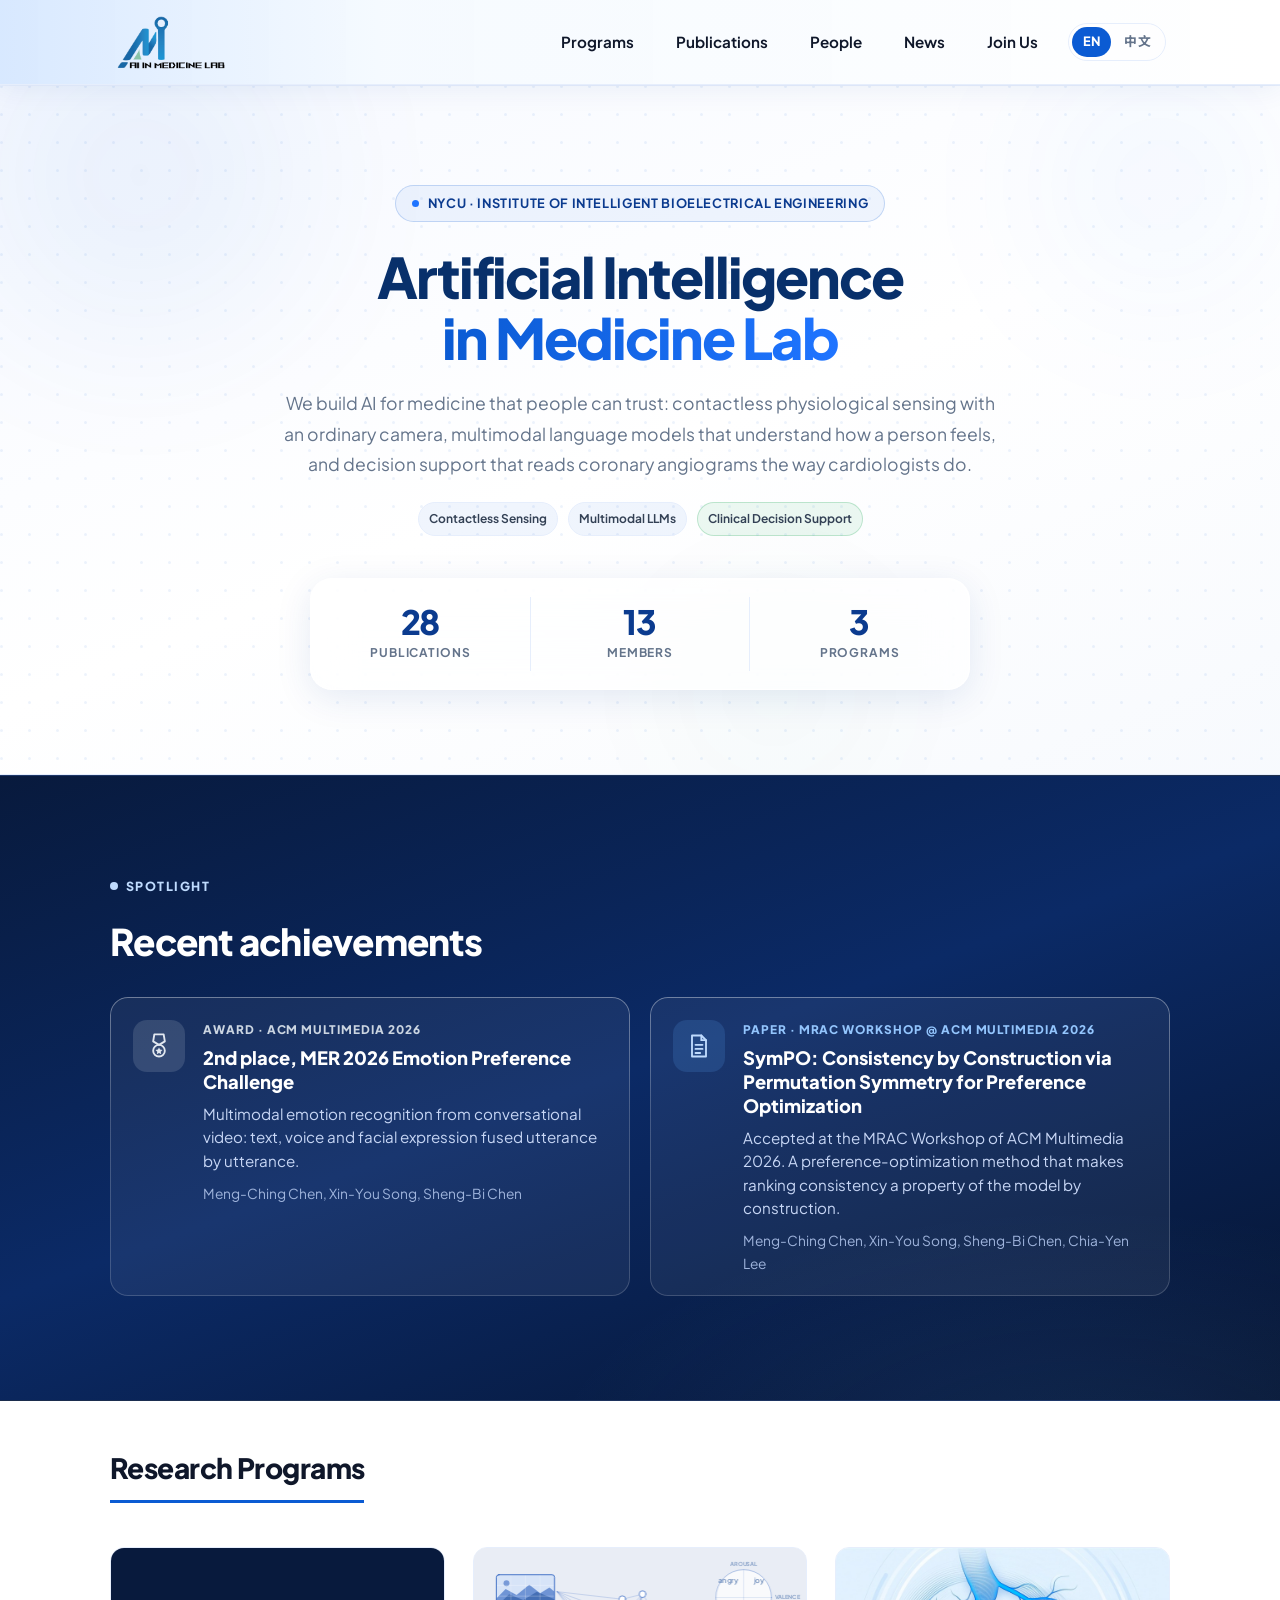
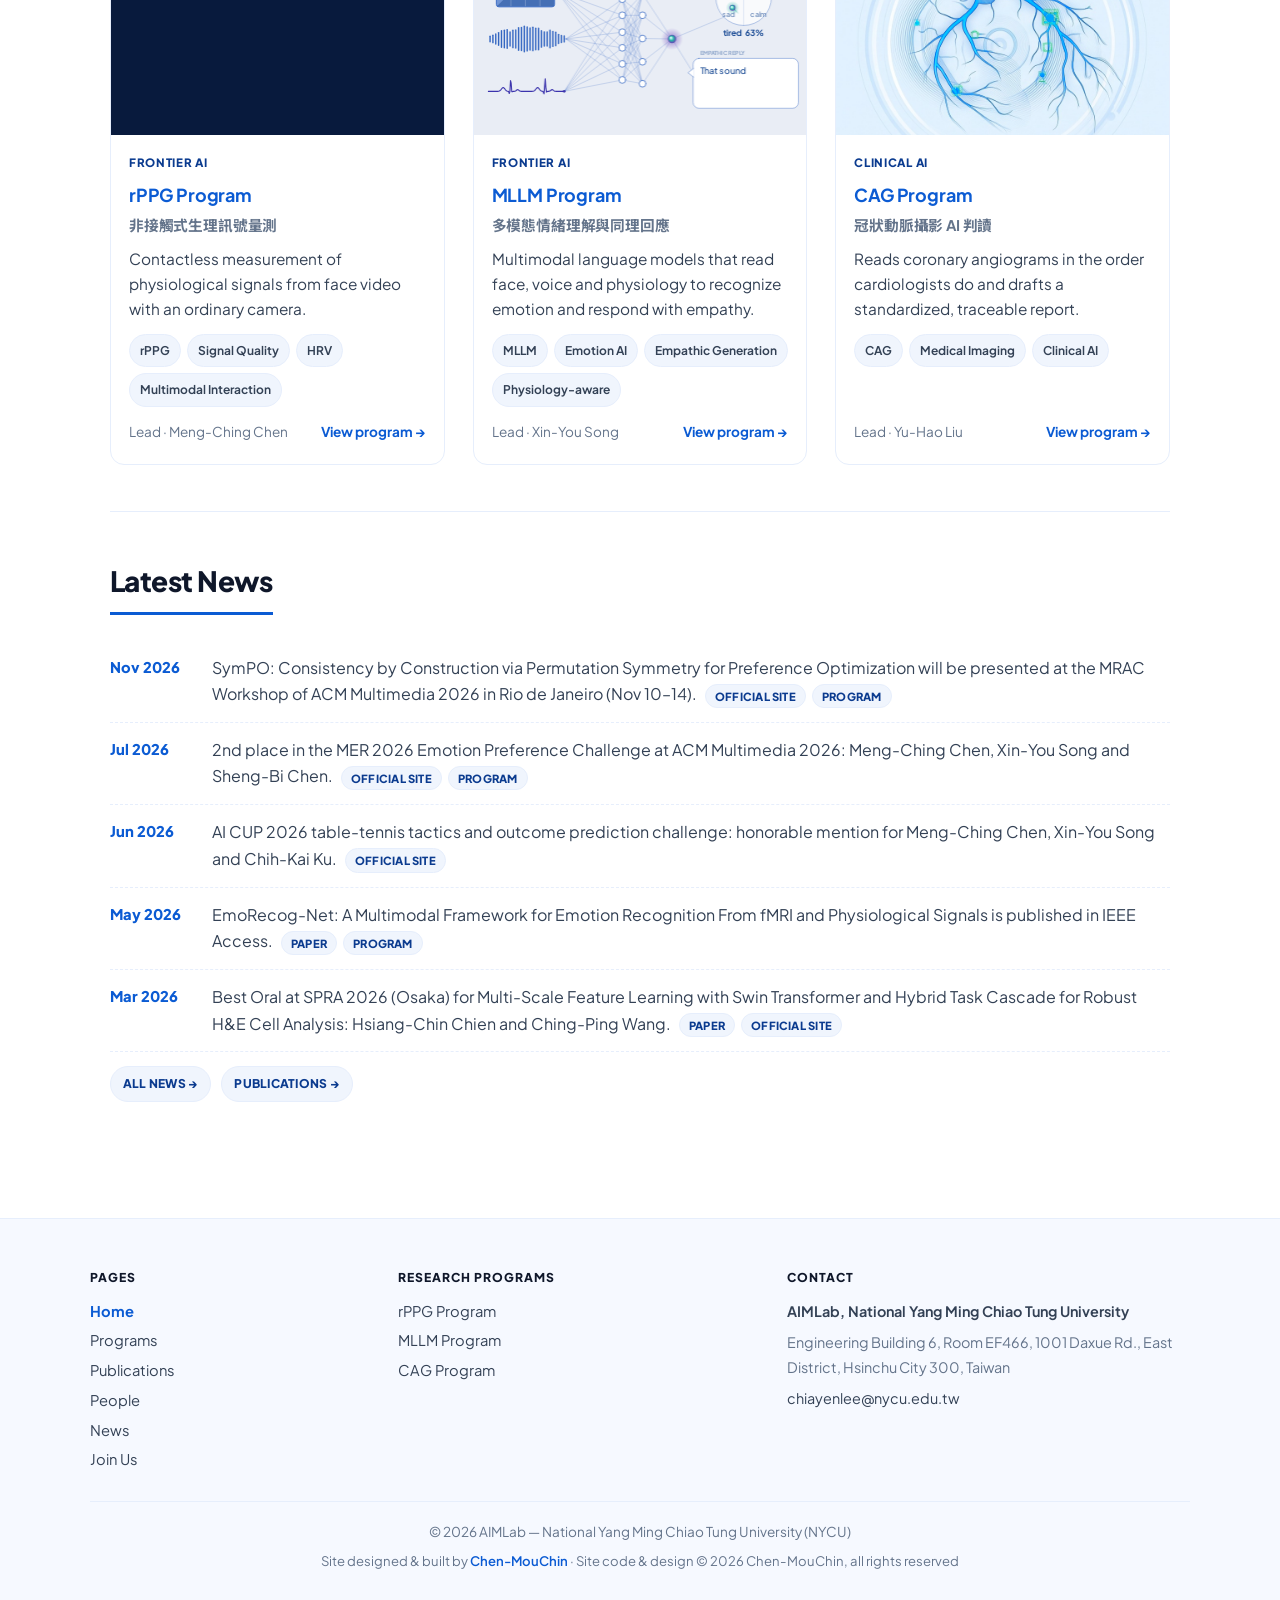
<file: index.html>
<!DOCTYPE html>
<html lang="en">
<head>
  <meta charset="UTF-8">
  <meta name="viewport" content="width=device-width, initial-scale=1.0">
  <title data-zh="人工智慧醫學實驗室 | 國立陽明交通大學">AIMLab | Artificial Intelligence in Medicine</title>
  <meta name="description" content="AIMLab at NYCU builds AI for medicine that people can trust: contactless physiological sensing from face video (rPPG), multimodal language models for emotion-aware care, and AI reading of coronary angiography.">
  <link rel="canonical" href="https://chen-mouchin.github.io/aimlab-site-preview/">
  <meta property="og:type" content="website">
  <meta property="og:site_name" content="AIMLab">
  <meta property="og:title" content="AIMLab | Artificial Intelligence in Medicine">
  <meta property="og:description" content="AIMLab at NYCU builds AI for medicine that people can trust: contactless physiological sensing from face video (rPPG), multimodal language models for emotion-aware care, and AI reading of coronary angiography.">
  <meta property="og:url" content="https://chen-mouchin.github.io/aimlab-site-preview/">
  <meta property="og:image" content="https://chen-mouchin.github.io/aimlab-site-preview/assets/img/lab/og-cover.png?v=2">
  <meta property="og:image:width" content="1200">
  <meta property="og:image:height" content="630">
  <meta name="twitter:card" content="summary_large_image">
  <link rel="icon" href="favicon.ico" sizes="32x32">
  <link rel="icon" type="image/png" sizes="192x192" href="assets/img/lab/favicon-192.png">
  <link rel="apple-touch-icon" href="assets/img/lab/apple-touch-icon.png">
  <link rel="preconnect" href="https://fonts.googleapis.com">
  <link rel="preconnect" href="https://fonts.gstatic.com" crossorigin>
  <link rel="stylesheet" href="https://fonts.googleapis.com/css2?family=Plus+Jakarta+Sans:ital,wght@0,400;0,500;0,600;0,700;0,800;1,400&family=Noto+Sans+TC:wght@400;500;700;900&display=swap">
  <link rel="stylesheet" href="assets/css/style.css">
  <script src="js/i18n.js"></script>
</head>
<body>
  <header>
    <nav>
      <a href="index.html" class="logo">
        <img src="assets/img/lab/aimlab_logo.png" alt="AIMLab logo">
      </a>

      <ul class="nav-links" id="navLinks">
        <li><a href="programs.html"><span class="t-en">Programs</span><span class="t-zh">研究計畫</span></a></li>
        <li><a href="publications.html"><span class="t-en">Publications</span><span class="t-zh">論文</span></a></li>
        <li><a href="people.html"><span class="t-en">People</span><span class="t-zh">成員</span></a></li>
        <li><a href="news.html"><span class="t-en">News</span><span class="t-zh">最新消息</span></a></li>
        <li><a href="join.html"><span class="t-en">Join Us</span><span class="t-zh">加入我們</span></a></li>
      </ul>
      <div class="nav-tools">
        <div class="lang-toggle" role="group" aria-label="Language">
          <button type="button" data-lang="en" aria-pressed="true">EN</button>
          <button type="button" data-lang="zh" aria-pressed="false">中文</button>
        </div>
        <button class="nav-toggle" id="navToggle" aria-controls="navLinks" aria-expanded="false">
          ☰ <span class="t-en">Menu</span><span class="t-zh">選單</span>
        </button>
      </div>
    </nav>
  </header>

  <section class="hero">

    <!-- Animated background layer -->
    <div class="hero-bg" aria-hidden="true">
      <div class="hero-orb hero-orb--1"></div>
      <div class="hero-orb hero-orb--2"></div>
      <div class="hero-orb hero-orb--3"></div>
      <svg class="hero-grid" xmlns="http://www.w3.org/2000/svg">
        <defs>
          <pattern id="hero-dot-grid" x="0" y="0" width="28" height="28" patternUnits="userSpaceOnUse">
            <circle cx="1.5" cy="1.5" r="1.5" fill="rgba(11,91,211,0.15)"/>
          </pattern>
        </defs>
        <rect width="100%" height="100%" fill="url(#hero-dot-grid)"/>
      </svg>
    </div>

    <!-- Content layer -->
    <div class="hero-content">

      <div class="hero-label fade-up" style="--delay:0ms">
        <span class="hero-label-dot"></span>
        <span class="t-en">NYCU &middot; Institute of Intelligent Bioelectrical Engineering</span><span class="t-zh">國立陽明交通大學 &middot; 智慧醫電工程研究所</span>
      </div>

      <h1 class="fade-up" style="--delay:100ms">
        <span class="t-en">Artificial Intelligence</span><span class="t-zh">人工智慧</span><br>
        <span class="hero-title-accent"><span class="t-en">in Medicine Lab</span><span class="t-zh">醫學實驗室</span></span>
      </h1>

      <p class="hero-desc fade-up" style="--delay:210ms">
        <span class="t-en">We build AI for medicine that people can trust: contactless physiological sensing with an ordinary camera,
        multimodal language models that understand how a person feels, and decision support that reads
        coronary angiograms the way cardiologists do.</span><span class="t-zh">我們打造人們能信任的醫療 AI：用一般攝影機做非接觸式生理量測、能理解人的情緒的多模態語言模型，以及像心臟科醫師一樣判讀冠狀動脈攝影的決策支援。</span>
      </p>

      <div class="hero-badges fade-up" style="--delay:320ms">
        <span class="badge"><span class="t-en">Contactless Sensing</span><span class="t-zh">非接觸式感測</span></span>
        <span class="badge"><span class="t-en">Multimodal LLMs</span><span class="t-zh">多模態語言模型</span></span>
        <span class="badge green"><span class="t-en">Clinical Decision Support</span><span class="t-zh">臨床決策支援</span></span>
      </div>

      <!-- Stats card: numbers are computed from the data files by initHeroStats() -->
      <div class="hero-stats fade-up" style="--delay:450ms" hidden>
        <div class="stat-item" data-stat="publications">
          <div class="stat-value"><span class="stat-num" data-target="0">0</span><span class="stat-suffix"></span></div>
          <div class="stat-label"><span class="t-en">Publications</span><span class="t-zh">論文</span></div>
        </div>
        <div class="stat-divider"></div>
        <div class="stat-item" data-stat="members">
          <div class="stat-value"><span class="stat-num" data-target="0">0</span><span class="stat-suffix"></span></div>
          <div class="stat-label"><span class="t-en">Members</span><span class="t-zh">成員</span></div>
        </div>
        <div class="stat-divider"></div>
        <div class="stat-item" data-stat="years">
          <div class="stat-value"><span class="stat-num" data-target="0">0</span><span class="stat-suffix"></span></div>
          <div class="stat-label"><span class="t-en">Years Active</span><span class="t-zh">成立年數</span></div>
        </div>
        <div class="stat-divider"></div>
        <div class="stat-item" data-stat="programs">
          <div class="stat-value"><span class="stat-num" data-target="0">0</span><span class="stat-suffix"></span></div>
          <div class="stat-label"><span class="t-en">Programs</span><span class="t-zh">計畫</span></div>
        </div>
      </div>

    </div>
  </section>

  <!-- Spotlight: awards and accepted papers -->
  <section class="hl-band" id="home-highlights-section" aria-label="Recent achievements" hidden>
    <div class="container">
      <div class="pg-track-label fade-up"><span class="pg-track-dot"></span><span class="t-en">Spotlight</span><span class="t-zh">焦點</span></div>
      <h2 class="hl-heading fade-up" style="--delay:80ms"><span class="t-en">Recent achievements</span><span class="t-zh">近期成果</span></h2>
      <div id="highlights-container" class="hl-grid fade-up" style="--delay:160ms"></div>
    </div>
  </section>

  <div class="container">
    <h2 class="section-title"><span class="t-en">Research Programs</span><span class="t-zh">研究計畫</span></h2>
    <div id="programs-container" class="grid"></div>

    <hr>

    <div class="home-news">
      <h2 class="section-title"><span class="t-en">Latest News</span><span class="t-zh">最新消息</span></h2>
      <div id="news-container" data-limit="5"></div>
      <div class="card-actions">
        <a class="pill pill--plain" href="news.html"><span class="t-en">All News →</span><span class="t-zh">所有消息 →</span></a>
        <a class="pill pill--plain" href="publications.html"><span class="t-en">Publications →</span><span class="t-zh">論文 →</span></a>
      </div>
    </div>
  </div>

  <footer>
    <!-- Footer navigation. The Programs list is rewritten from programs.json by main.js (hidden programs drop out). -->
    <div class="footer-inner">
      <nav class="footer-nav" aria-label="Footer">
        <div class="footer-col">
          <h2 class="footer-h"><span class="t-en">Pages</span><span class="t-zh">頁面</span></h2>
          <ul>
          <li><a href="index.html"><span class="t-en">Home</span><span class="t-zh">首頁</span></a></li>
          <li><a href="programs.html"><span class="t-en">Programs</span><span class="t-zh">研究計畫</span></a></li>
          <li><a href="publications.html"><span class="t-en">Publications</span><span class="t-zh">論文</span></a></li>
          <li><a href="people.html"><span class="t-en">People</span><span class="t-zh">成員</span></a></li>
          <li><a href="news.html"><span class="t-en">News</span><span class="t-zh">最新消息</span></a></li>
          <li><a href="join.html"><span class="t-en">Join Us</span><span class="t-zh">加入我們</span></a></li>
          </ul>
        </div>
        <div class="footer-col">
          <h2 class="footer-h"><span class="t-en">Research Programs</span><span class="t-zh">研究計畫</span></h2>
          <ul id="footer-programs">
          <li><a href="program.html?id=rppg"><span class="t-en">rPPG Program</span><span class="t-zh">非接觸式生理訊號量測</span></a></li>
          <li><a href="program.html?id=mllm"><span class="t-en">MLLM Program</span><span class="t-zh">多模態情緒理解與同理回應</span></a></li>
          <li><a href="program.html?id=cag"><span class="t-en">CAG Program</span><span class="t-zh">冠狀動脈攝影 AI 判讀</span></a></li>
          </ul>
        </div>
        <div class="footer-col">
          <h2 class="footer-h"><span class="t-en">Contact</span><span class="t-zh">聯絡</span></h2>
          <p class="footer-lab"><span class="t-en">AIMLab, National Yang Ming Chiao Tung University</span><span class="t-zh">國立陽明交通大學 人工智慧醫學實驗室</span></p>
          <p><span class="t-en">Engineering Building 6, Room EF466, 1001 Daxue Rd., East District, Hsinchu City 300, Taiwan</span><span class="t-zh">300 新竹市東區大學路 1001 號 工程六館 EF466</span></p>
          <p><a href="mailto:chiayenlee@nycu.edu.tw">chiayenlee@nycu.edu.tw</a></p>
        </div>
      </nav>
      <div class="footer-bottom">
        <p><span class="t-en">&copy; 2026 AIMLab — National Yang Ming Chiao Tung University (NYCU)</span><span class="t-zh">&copy; 2026 人工智慧醫學實驗室 — 國立陽明交通大學</span></p>
        <p><span class="site-credit"><span class="t-en">Site designed &amp; built by <a href="https://github.com/Chen-MouChin" target="_blank" rel="noopener noreferrer">Chen-MouChin</a> &middot; Site code &amp; design &copy; 2026 Chen-MouChin, all rights reserved</span><span class="t-zh">網站設計與建置：<a href="https://github.com/Chen-MouChin" target="_blank" rel="noopener noreferrer">Chen-MouChin</a> &middot; 網站程式與設計 &copy; 2026 Chen-MouChin，保留所有權利</span></span></p>
      </div>
    </div>
  </footer>

  <script src="js/lib.js"></script>
  <script src="js/render.js"></script>
  <script src="js/main.js"></script>
  <script src="js/face-mesh-data.js"></script>
  <script src="js/rppg-visuals.js"></script>
  <script src="js/mllm-visuals.js"></script>
</body>
</html>
</file>
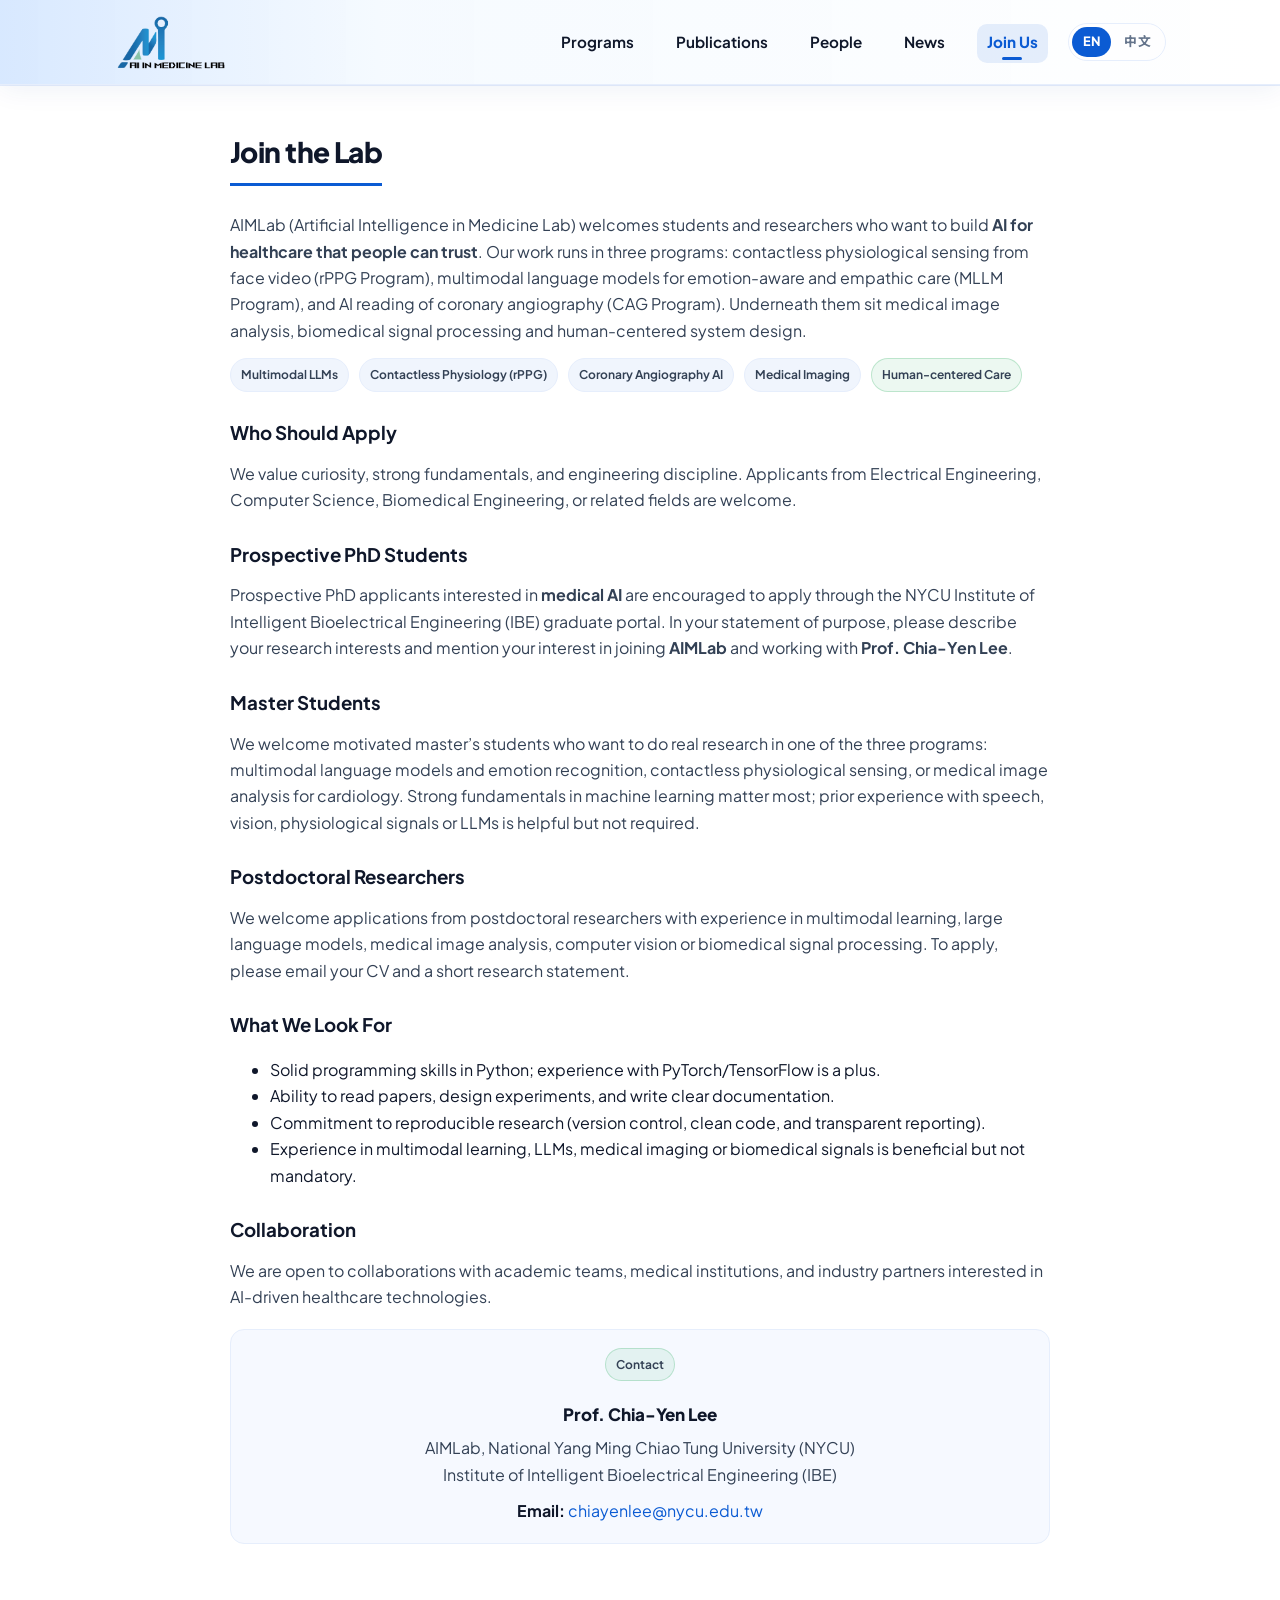
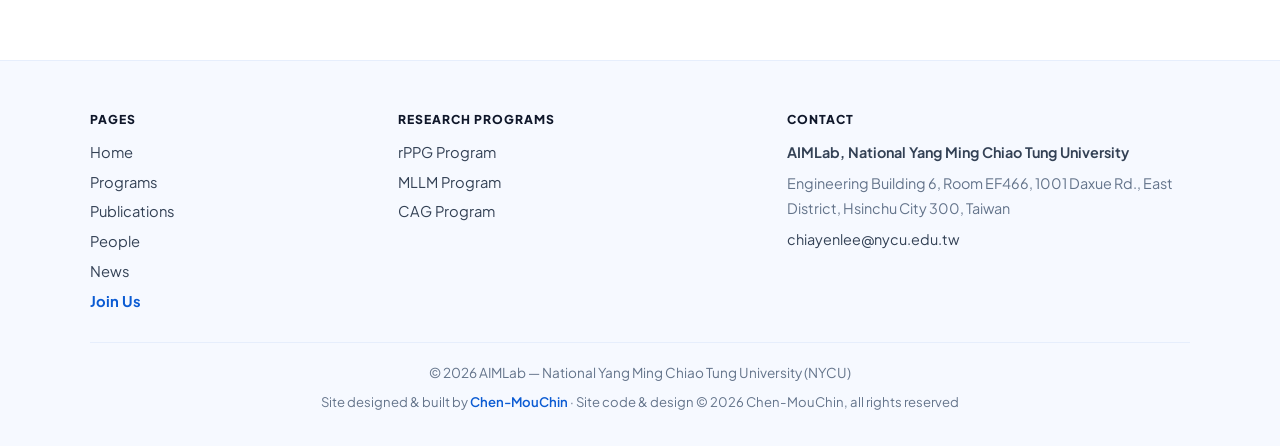
<file: join.html>
<!DOCTYPE html>
<html lang="en">
<head>
  <meta charset="UTF-8">
  <meta name="viewport" content="width=device-width, initial-scale=1.0">
  <title data-zh="加入我們 | 人工智慧醫學實驗室">Join Us | AIMLab</title>
  <meta name="description" content="Join AIMLab at NYCU: PhD and master students and postdocs in medical AI, what we look for, and how to apply.">
  <link rel="canonical" href="https://chen-mouchin.github.io/aimlab-site-preview/join.html">
  <meta property="og:type" content="website">
  <meta property="og:site_name" content="AIMLab">
  <meta property="og:title" content="Join Us | AIMLab">
  <meta property="og:description" content="Join AIMLab at NYCU: PhD and master students and postdocs in medical AI, what we look for, and how to apply.">
  <meta property="og:url" content="https://chen-mouchin.github.io/aimlab-site-preview/join.html">
  <meta property="og:image" content="https://chen-mouchin.github.io/aimlab-site-preview/assets/img/lab/og-cover.png?v=2">
  <meta property="og:image:width" content="1200">
  <meta property="og:image:height" content="630">
  <meta name="twitter:card" content="summary_large_image">
  <link rel="icon" href="favicon.ico" sizes="32x32">
  <link rel="icon" type="image/png" sizes="192x192" href="assets/img/lab/favicon-192.png">
  <link rel="apple-touch-icon" href="assets/img/lab/apple-touch-icon.png">
  <link rel="preconnect" href="https://fonts.googleapis.com">
  <link rel="preconnect" href="https://fonts.gstatic.com" crossorigin>
  <link rel="stylesheet" href="https://fonts.googleapis.com/css2?family=Plus+Jakarta+Sans:ital,wght@0,400;0,500;0,600;0,700;0,800;1,400&family=Noto+Sans+TC:wght@400;500;700;900&display=swap">
  <link rel="stylesheet" href="assets/css/style.css">
  <script src="js/i18n.js"></script>
</head>
<body>
  <header>
    <nav>
      <a href="index.html" class="logo">
        <img src="assets/img/lab/aimlab_logo.png" alt="AIMLab logo">
      </a>

      <ul class="nav-links" id="navLinks">
        <li><a href="programs.html"><span class="t-en">Programs</span><span class="t-zh">研究計畫</span></a></li>
        <li><a href="publications.html"><span class="t-en">Publications</span><span class="t-zh">論文</span></a></li>
        <li><a href="people.html"><span class="t-en">People</span><span class="t-zh">成員</span></a></li>
        <li><a href="news.html"><span class="t-en">News</span><span class="t-zh">最新消息</span></a></li>
        <li><a href="join.html" aria-current="page"><span class="t-en">Join Us</span><span class="t-zh">加入我們</span></a></li>
      </ul>
      <div class="nav-tools">
        <div class="lang-toggle" role="group" aria-label="Language">
          <button type="button" data-lang="en" aria-pressed="true">EN</button>
          <button type="button" data-lang="zh" aria-pressed="false">中文</button>
        </div>
        <button class="nav-toggle" id="navToggle" aria-controls="navLinks" aria-expanded="false">
          ☰ <span class="t-en">Menu</span><span class="t-zh">選單</span>
        </button>
      </div>
    </nav>
  </header>

  <div class="container container--narrow">
    <h1 class="section-title"><span class="t-en">Join the Lab</span><span class="t-zh">加入實驗室</span></h1>

    <p>
      <span class="t-en">AIMLab (Artificial Intelligence in Medicine Lab) welcomes students and researchers who want to build
      <strong>AI for healthcare that people can trust</strong>. Our work runs in three programs:
      contactless physiological sensing from face video (rPPG Program), multimodal language models for
      emotion-aware and empathic care (MLLM Program), and AI reading of coronary angiography (CAG Program). Underneath them sit
      medical image analysis, biomedical signal processing and human-centered system design.</span><span class="t-zh">人工智慧醫學實驗室（AIMLab）歡迎想打造<strong>人們能信任的醫療 AI</strong> 的學生與研究者加入。我們的研究分為三個計畫：從臉部影像做非接觸式生理量測（rPPG 計畫）、理解情緒並給予同理回應的多模態語言模型（MLLM 計畫），以及冠狀動脈攝影的 AI 判讀（CAG 計畫）。三者共同的基礎是醫學影像分析、生醫訊號處理與以人為本的系統設計。</span>
    </p>

    <div class="badge-row">
      <span class="badge"><span class="t-en">Multimodal LLMs</span><span class="t-zh">多模態語言模型</span></span>
      <span class="badge"><span class="t-en">Contactless Physiology (rPPG)</span><span class="t-zh">非接觸式生理量測（rPPG）</span></span>
      <span class="badge"><span class="t-en">Coronary Angiography AI</span><span class="t-zh">冠狀動脈攝影 AI</span></span>
      <span class="badge"><span class="t-en">Medical Imaging</span><span class="t-zh">醫學影像</span></span>
      <span class="badge green"><span class="t-en">Human-centered Care</span><span class="t-zh">以人為本的照護</span></span>
    </div>

    <h3 class="subsection-title"><span class="t-en">Who Should Apply</span><span class="t-zh">適合的申請者</span></h3>
    <p>
      <span class="t-en">We value curiosity, strong fundamentals, and engineering discipline.
      Applicants from Electrical Engineering, Computer Science, Biomedical Engineering,
      or related fields are welcome.</span><span class="t-zh">我們重視好奇心、扎實的基礎與工程紀律。歡迎電機、資工、生醫工程或相關領域的申請者。</span>
    </p>

    <h3 class="subsection-title"><span class="t-en">Prospective PhD Students</span><span class="t-zh">博士班申請者</span></h3>
    <p>
      <span class="t-en">Prospective PhD applicants interested in <strong>medical AI</strong> are encouraged to apply through
      the NYCU Institute of Intelligent Bioelectrical Engineering (IBE) graduate portal.
      In your statement of purpose, please describe your research interests and mention your interest
      in joining <strong>AIMLab</strong> and working with <strong>Prof. Chia-Yen Lee</strong>.</span><span class="t-zh">對<strong>醫療 AI</strong> 有興趣的博士班申請者，請透過陽明交大智慧醫電工程研究所的招生管道申請。研究計畫書中請說明你的研究興趣，並註明希望加入 <strong>AIMLab</strong>、由<strong>李佳燕教授</strong>指導。</span>
    </p>

    <h3 class="subsection-title"><span class="t-en">Master Students</span><span class="t-zh">碩士生</span></h3>
    <p>
      <span class="t-en">We welcome motivated master’s students who want to do real research in one of the three programs:
      multimodal language models and emotion recognition, contactless physiological sensing, or medical image
      analysis for cardiology. Strong fundamentals in machine learning matter most; prior experience with speech,
      vision, physiological signals or LLMs is helpful but not required.</span><span class="t-zh">歡迎有動力做真正研究的碩士生加入三個計畫之一：多模態語言模型與情緒辨識、非接觸式生理量測，或心臟科的醫學影像分析。最重要的是扎實的機器學習基礎；有語音、視覺、生理訊號或 LLM 經驗更好，但非必要。</span>
    </p>

    <h3 class="subsection-title"><span class="t-en">Postdoctoral Researchers</span><span class="t-zh">博士後研究員</span></h3>
    <p>
      <span class="t-en">We welcome applications from postdoctoral researchers with experience in multimodal learning,
      large language models, medical image analysis, computer vision or biomedical signal processing.
      To apply, please email your CV and a short research statement.</span><span class="t-zh">歡迎具備多模態學習、大型語言模型、醫學影像分析、電腦視覺或生醫訊號處理經驗的博士後研究員申請。請以 email 寄送履歷與簡短的研究說明。</span>
    </p>

    <h3 class="subsection-title"><span class="t-en">What We Look For</span><span class="t-zh">我們重視的能力</span></h3>
    <ul>
      <li><span class="t-en">Solid programming skills in Python; experience with PyTorch/TensorFlow is a plus.</span><span class="t-zh">扎實的 Python 程式能力；有 PyTorch / TensorFlow 經驗者佳。</span></li>
      <li><span class="t-en">Ability to read papers, design experiments, and write clear documentation.</span><span class="t-zh">能閱讀論文、設計實驗並撰寫清楚的文件。</span></li>
      <li><span class="t-en">Commitment to reproducible research (version control, clean code, and transparent reporting).</span><span class="t-zh">重視可重現的研究：版本控制、乾淨的程式碼與誠實的結果報告。</span></li>
      <li><span class="t-en">Experience in multimodal learning, LLMs, medical imaging or biomedical signals is beneficial but not mandatory.</span><span class="t-zh">有多模態學習、LLM、醫學影像或生醫訊號經驗者佳，但非必要。</span></li>
    </ul>

    <h3 class="subsection-title"><span class="t-en">Collaboration</span><span class="t-zh">合作</span></h3>
    <p>
      <span class="t-en">We are open to collaborations with academic teams, medical institutions, and industry partners
      interested in AI-driven healthcare technologies.</span><span class="t-zh">歡迎對 AI 醫療技術有興趣的學術團隊、醫療機構與產業夥伴洽談合作。</span>
    </p>

    <div class="contact-box">
      <div class="badge green contact-box-label"><span class="t-en">Contact</span><span class="t-zh">聯絡方式</span></div>
      <div class="contact-box-name">
        <span class="t-en">Prof. Chia-Yen Lee</span><span class="t-zh">李佳燕 教授</span>
      </div>
      <div class="contact-box-affil">
        <span class="t-en">AIMLab, National Yang Ming Chiao Tung University (NYCU)</span><span class="t-zh">國立陽明交通大學 人工智慧醫學實驗室</span><br>
        <span class="t-en">Institute of Intelligent Bioelectrical Engineering (IBE)</span><span class="t-zh">智慧醫電工程研究所</span>
      </div>
      <strong>Email:</strong>
      <a class="contact-link" href="mailto:chiayenlee@nycu.edu.tw">
        chiayenlee@nycu.edu.tw
      </a>
    </div>

  </div>

  <footer>
    <!-- Footer navigation. The Programs list is rewritten from programs.json by main.js (hidden programs drop out). -->
    <div class="footer-inner">
      <nav class="footer-nav" aria-label="Footer">
        <div class="footer-col">
          <h2 class="footer-h"><span class="t-en">Pages</span><span class="t-zh">頁面</span></h2>
          <ul>
          <li><a href="index.html"><span class="t-en">Home</span><span class="t-zh">首頁</span></a></li>
          <li><a href="programs.html"><span class="t-en">Programs</span><span class="t-zh">研究計畫</span></a></li>
          <li><a href="publications.html"><span class="t-en">Publications</span><span class="t-zh">論文</span></a></li>
          <li><a href="people.html"><span class="t-en">People</span><span class="t-zh">成員</span></a></li>
          <li><a href="news.html"><span class="t-en">News</span><span class="t-zh">最新消息</span></a></li>
          <li><a href="join.html"><span class="t-en">Join Us</span><span class="t-zh">加入我們</span></a></li>
          </ul>
        </div>
        <div class="footer-col">
          <h2 class="footer-h"><span class="t-en">Research Programs</span><span class="t-zh">研究計畫</span></h2>
          <ul id="footer-programs">
          <li><a href="program.html?id=rppg"><span class="t-en">rPPG Program</span><span class="t-zh">非接觸式生理訊號量測</span></a></li>
          <li><a href="program.html?id=mllm"><span class="t-en">MLLM Program</span><span class="t-zh">多模態情緒理解與同理回應</span></a></li>
          <li><a href="program.html?id=cag"><span class="t-en">CAG Program</span><span class="t-zh">冠狀動脈攝影 AI 判讀</span></a></li>
          </ul>
        </div>
        <div class="footer-col">
          <h2 class="footer-h"><span class="t-en">Contact</span><span class="t-zh">聯絡</span></h2>
          <p class="footer-lab"><span class="t-en">AIMLab, National Yang Ming Chiao Tung University</span><span class="t-zh">國立陽明交通大學 人工智慧醫學實驗室</span></p>
          <p><span class="t-en">Engineering Building 6, Room EF466, 1001 Daxue Rd., East District, Hsinchu City 300, Taiwan</span><span class="t-zh">300 新竹市東區大學路 1001 號 工程六館 EF466</span></p>
          <p><a href="mailto:chiayenlee@nycu.edu.tw">chiayenlee@nycu.edu.tw</a></p>
        </div>
      </nav>
      <div class="footer-bottom">
        <p><span class="t-en">&copy; 2026 AIMLab — National Yang Ming Chiao Tung University (NYCU)</span><span class="t-zh">&copy; 2026 人工智慧醫學實驗室 — 國立陽明交通大學</span></p>
        <p><span class="site-credit"><span class="t-en">Site designed &amp; built by <a href="https://github.com/Chen-MouChin" target="_blank" rel="noopener noreferrer">Chen-MouChin</a> &middot; Site code &amp; design &copy; 2026 Chen-MouChin, all rights reserved</span><span class="t-zh">網站設計與建置：<a href="https://github.com/Chen-MouChin" target="_blank" rel="noopener noreferrer">Chen-MouChin</a> &middot; 網站程式與設計 &copy; 2026 Chen-MouChin，保留所有權利</span></span></p>
      </div>
    </div>
  </footer>
  <script src="js/lib.js"></script>
  <script src="js/render.js"></script>
  <script src="js/main.js"></script>
</body>
</html>
</file>
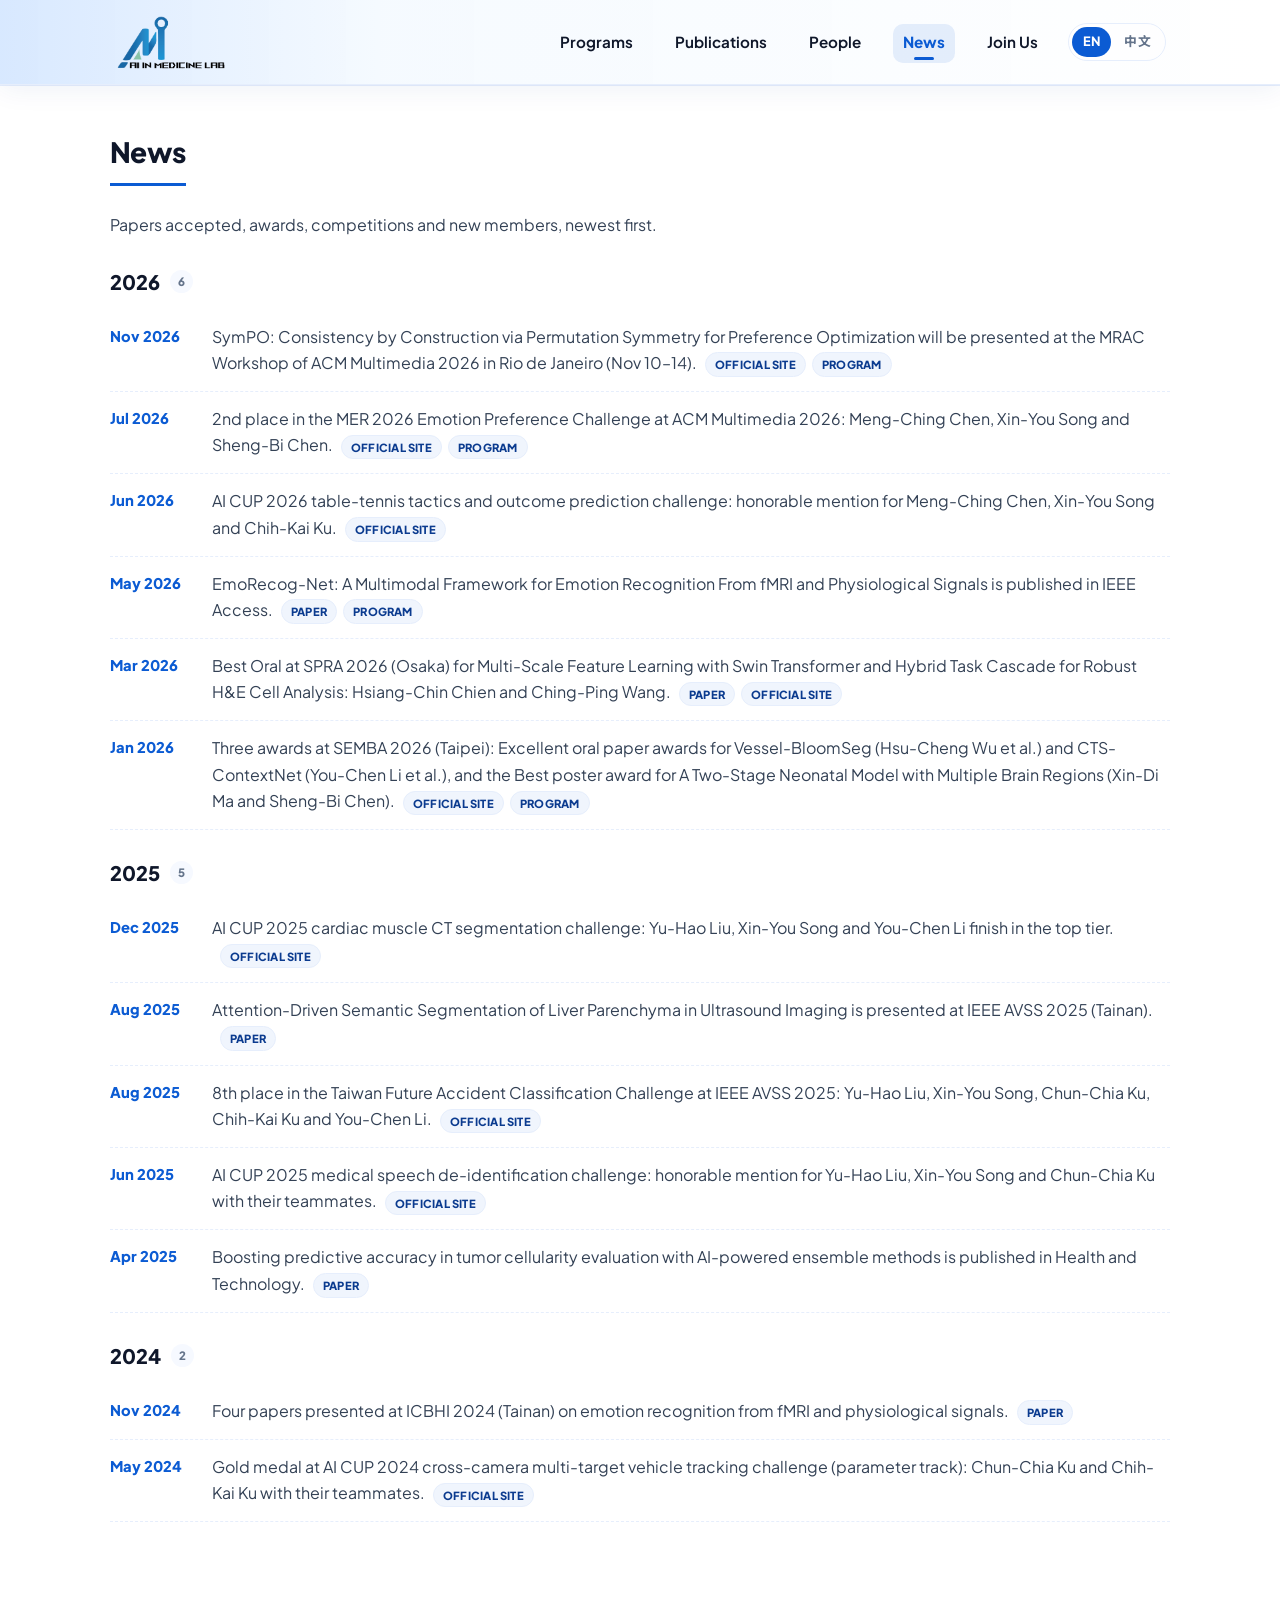
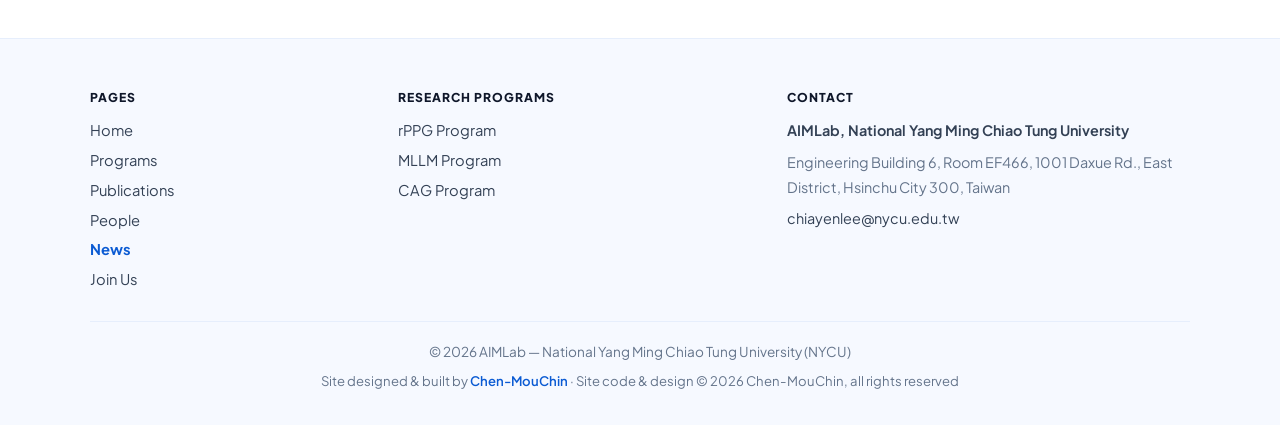
<file: news.html>
<!DOCTYPE html>
<html lang="en">
<head>
  <meta charset="UTF-8">
  <meta name="viewport" content="width=device-width, initial-scale=1.0">
  <title data-zh="最新消息 | 人工智慧醫學實驗室">News | AIMLab</title>
  <meta name="description" content="Papers accepted, awards, competitions and new members at AIMLab, NYCU.">
  <link rel="canonical" href="https://chen-mouchin.github.io/aimlab-site-preview/news.html">
  <meta property="og:type" content="website">
  <meta property="og:site_name" content="AIMLab">
  <meta property="og:title" content="News | AIMLab">
  <meta property="og:description" content="Papers accepted, awards, competitions and new members at AIMLab, NYCU.">
  <meta property="og:url" content="https://chen-mouchin.github.io/aimlab-site-preview/news.html">
  <meta property="og:image" content="https://chen-mouchin.github.io/aimlab-site-preview/assets/img/lab/og-cover.png?v=2">
  <meta property="og:image:width" content="1200">
  <meta property="og:image:height" content="630">
  <meta name="twitter:card" content="summary_large_image">
  <link rel="icon" href="favicon.ico" sizes="32x32">
  <link rel="icon" type="image/png" sizes="192x192" href="assets/img/lab/favicon-192.png">
  <link rel="apple-touch-icon" href="assets/img/lab/apple-touch-icon.png">
  <link rel="preconnect" href="https://fonts.googleapis.com">
  <link rel="preconnect" href="https://fonts.gstatic.com" crossorigin>
  <link rel="stylesheet" href="https://fonts.googleapis.com/css2?family=Plus+Jakarta+Sans:ital,wght@0,400;0,500;0,600;0,700;0,800;1,400&family=Noto+Sans+TC:wght@400;500;700;900&display=swap">
  <link rel="stylesheet" href="assets/css/style.css">
  <script src="js/i18n.js"></script>
</head>
<body>
  <header>
    <nav>
      <a href="index.html" class="logo">
        <img src="assets/img/lab/aimlab_logo.png" alt="AIMLab logo">
      </a>

      <ul class="nav-links" id="navLinks">
        <li><a href="programs.html"><span class="t-en">Programs</span><span class="t-zh">研究計畫</span></a></li>
        <li><a href="publications.html"><span class="t-en">Publications</span><span class="t-zh">論文</span></a></li>
        <li><a href="people.html"><span class="t-en">People</span><span class="t-zh">成員</span></a></li>
        <li><a href="news.html" aria-current="page"><span class="t-en">News</span><span class="t-zh">最新消息</span></a></li>
        <li><a href="join.html"><span class="t-en">Join Us</span><span class="t-zh">加入我們</span></a></li>
      </ul>
      <div class="nav-tools">
        <div class="lang-toggle" role="group" aria-label="Language">
          <button type="button" data-lang="en" aria-pressed="true">EN</button>
          <button type="button" data-lang="zh" aria-pressed="false">中文</button>
        </div>
        <button class="nav-toggle" id="navToggle" aria-controls="navLinks" aria-expanded="false">
          ☰ <span class="t-en">Menu</span><span class="t-zh">選單</span>
        </button>
      </div>
    </nav>
  </header>

  <div class="container">
    <h1 class="section-title"><span class="t-en">News</span><span class="t-zh">最新消息</span></h1>
    <p><span class="t-en">Papers accepted, awards, competitions and new members, newest first.</span><span class="t-zh">論文接受、獲獎、競賽與新成員，由新到舊。</span></p>
    <div id="news-container"></div>
  </div>

  <footer>
    <!-- Footer navigation. The Programs list is rewritten from programs.json by main.js (hidden programs drop out). -->
    <div class="footer-inner">
      <nav class="footer-nav" aria-label="Footer">
        <div class="footer-col">
          <h2 class="footer-h"><span class="t-en">Pages</span><span class="t-zh">頁面</span></h2>
          <ul>
          <li><a href="index.html"><span class="t-en">Home</span><span class="t-zh">首頁</span></a></li>
          <li><a href="programs.html"><span class="t-en">Programs</span><span class="t-zh">研究計畫</span></a></li>
          <li><a href="publications.html"><span class="t-en">Publications</span><span class="t-zh">論文</span></a></li>
          <li><a href="people.html"><span class="t-en">People</span><span class="t-zh">成員</span></a></li>
          <li><a href="news.html"><span class="t-en">News</span><span class="t-zh">最新消息</span></a></li>
          <li><a href="join.html"><span class="t-en">Join Us</span><span class="t-zh">加入我們</span></a></li>
          </ul>
        </div>
        <div class="footer-col">
          <h2 class="footer-h"><span class="t-en">Research Programs</span><span class="t-zh">研究計畫</span></h2>
          <ul id="footer-programs">
          <li><a href="program.html?id=rppg"><span class="t-en">rPPG Program</span><span class="t-zh">非接觸式生理訊號量測</span></a></li>
          <li><a href="program.html?id=mllm"><span class="t-en">MLLM Program</span><span class="t-zh">多模態情緒理解與同理回應</span></a></li>
          <li><a href="program.html?id=cag"><span class="t-en">CAG Program</span><span class="t-zh">冠狀動脈攝影 AI 判讀</span></a></li>
          </ul>
        </div>
        <div class="footer-col">
          <h2 class="footer-h"><span class="t-en">Contact</span><span class="t-zh">聯絡</span></h2>
          <p class="footer-lab"><span class="t-en">AIMLab, National Yang Ming Chiao Tung University</span><span class="t-zh">國立陽明交通大學 人工智慧醫學實驗室</span></p>
          <p><span class="t-en">Engineering Building 6, Room EF466, 1001 Daxue Rd., East District, Hsinchu City 300, Taiwan</span><span class="t-zh">300 新竹市東區大學路 1001 號 工程六館 EF466</span></p>
          <p><a href="mailto:chiayenlee@nycu.edu.tw">chiayenlee@nycu.edu.tw</a></p>
        </div>
      </nav>
      <div class="footer-bottom">
        <p><span class="t-en">&copy; 2026 AIMLab — National Yang Ming Chiao Tung University (NYCU)</span><span class="t-zh">&copy; 2026 人工智慧醫學實驗室 — 國立陽明交通大學</span></p>
        <p><span class="site-credit"><span class="t-en">Site designed &amp; built by <a href="https://github.com/Chen-MouChin" target="_blank" rel="noopener noreferrer">Chen-MouChin</a> &middot; Site code &amp; design &copy; 2026 Chen-MouChin, all rights reserved</span><span class="t-zh">網站設計與建置：<a href="https://github.com/Chen-MouChin" target="_blank" rel="noopener noreferrer">Chen-MouChin</a> &middot; 網站程式與設計 &copy; 2026 Chen-MouChin，保留所有權利</span></span></p>
      </div>
    </div>
  </footer>
  <script src="js/lib.js"></script>
  <script src="js/render.js"></script>
  <script src="js/main.js"></script>
</body>
</html>
</file>
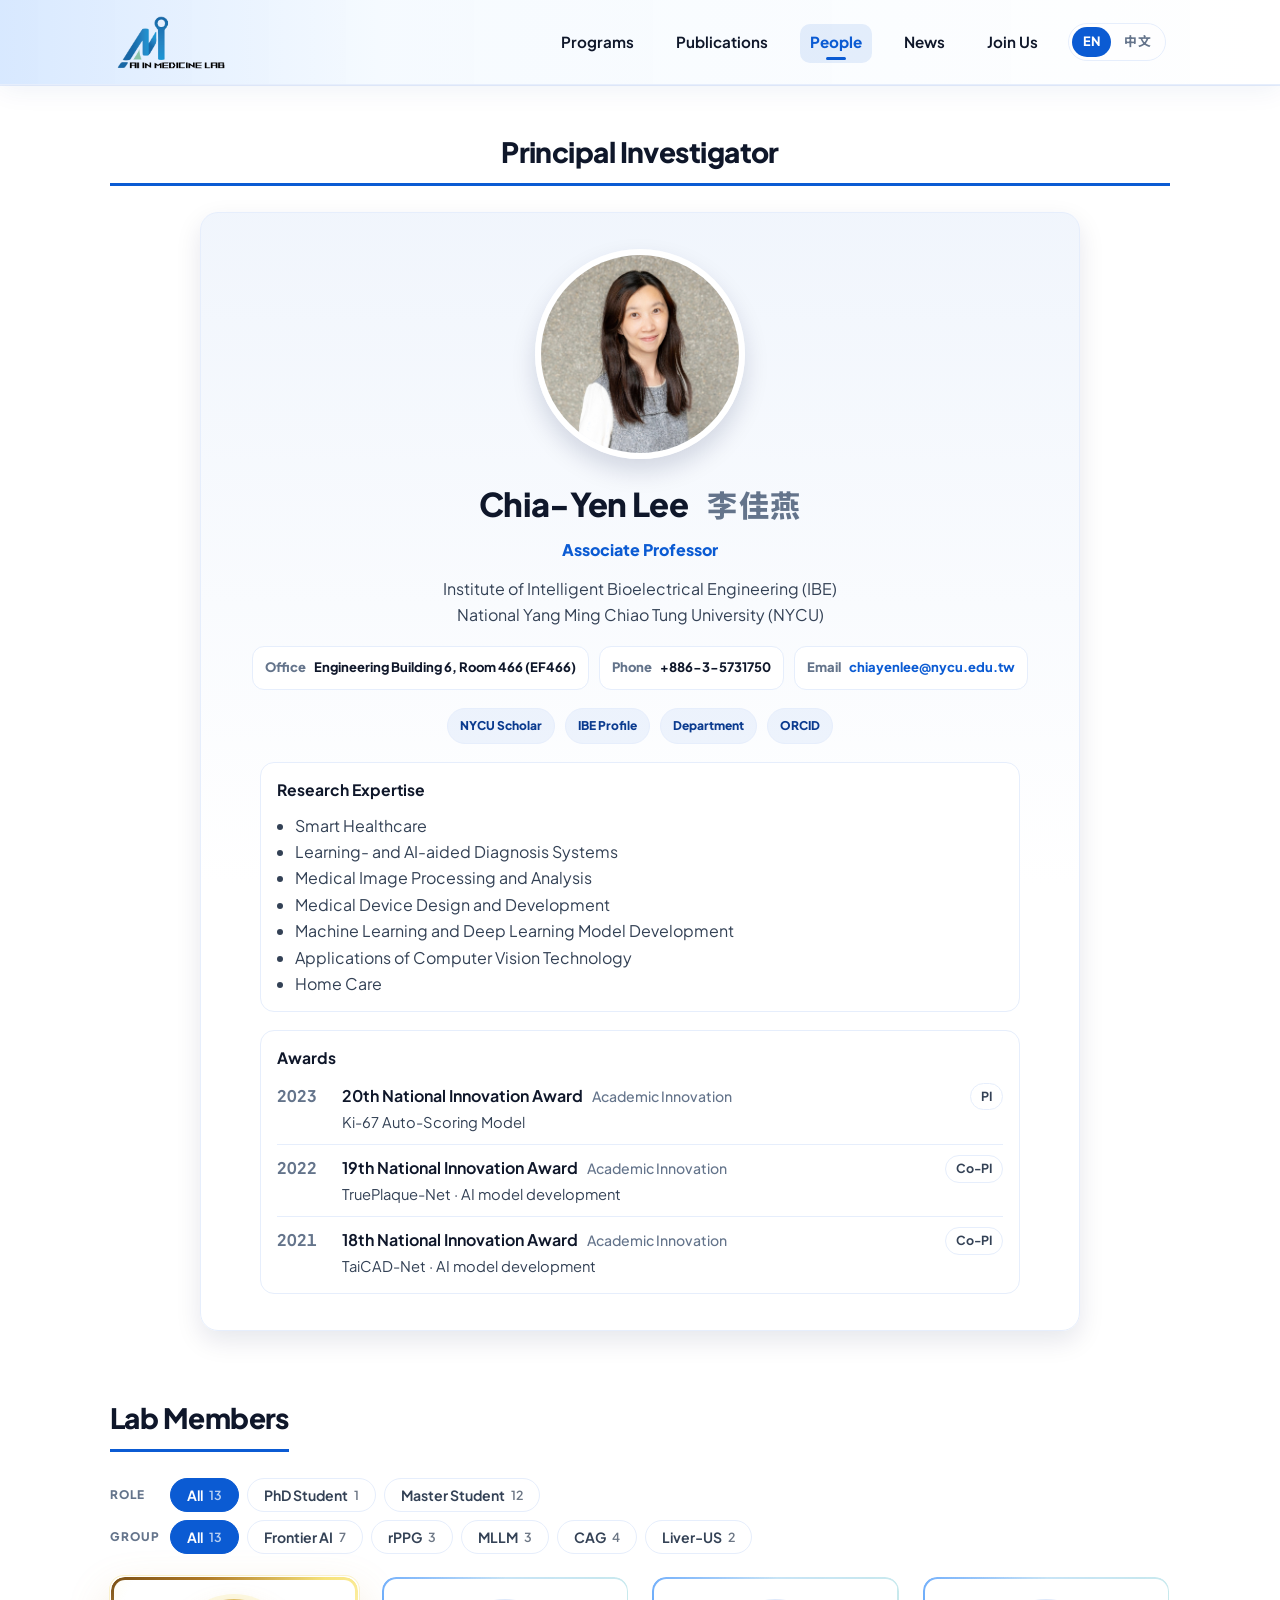
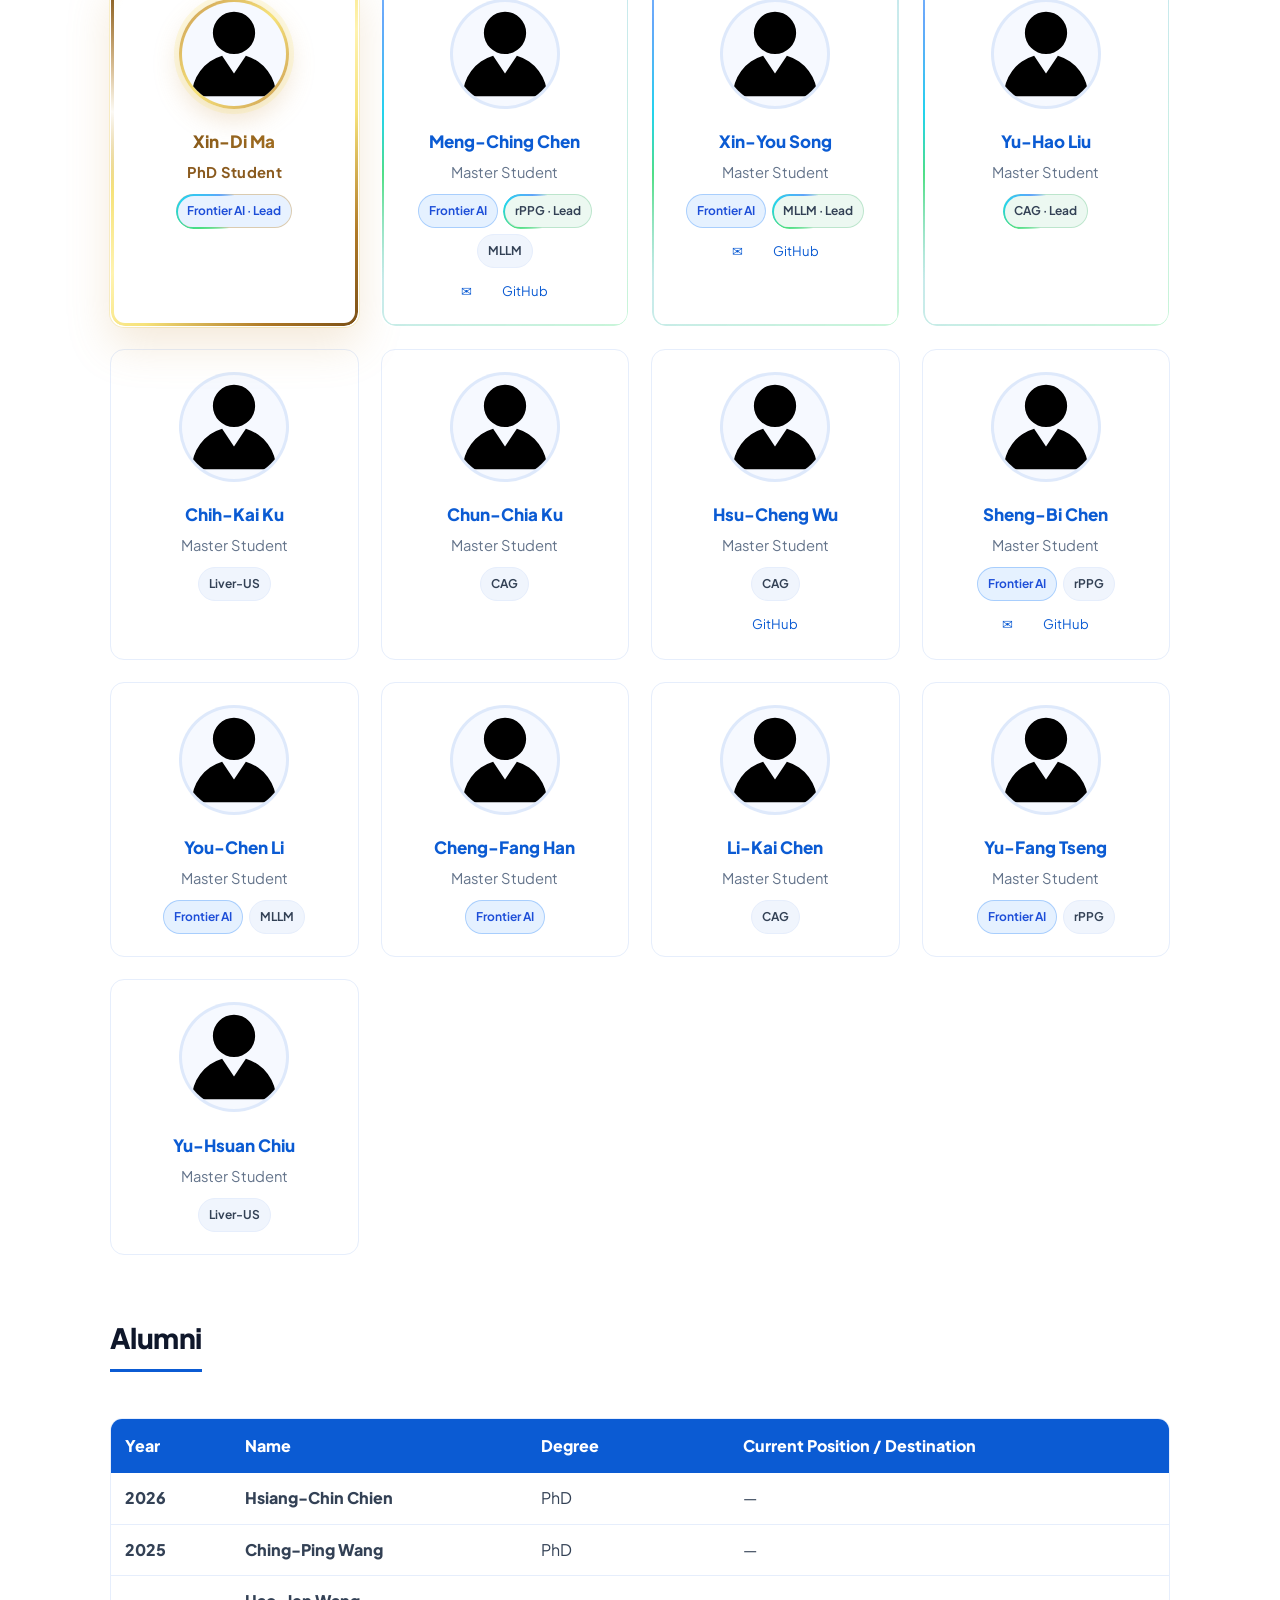
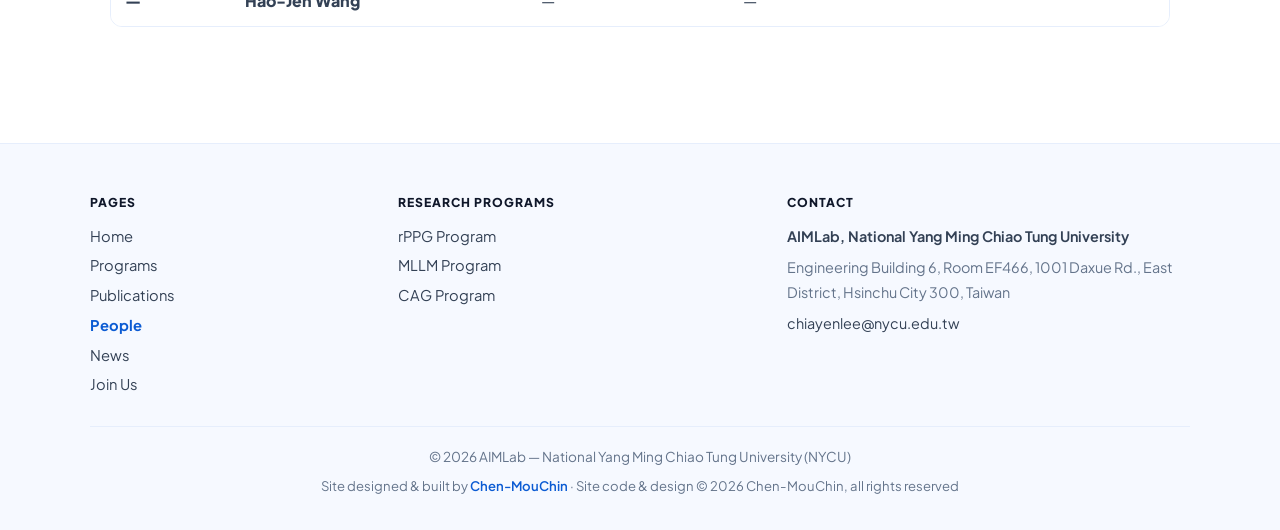
<file: people.html>
<!DOCTYPE html>
<html lang="en">
<head>
  <meta charset="UTF-8">
  <meta name="viewport" content="width=device-width, initial-scale=1.0">
  <title data-zh="成員 | 人工智慧醫學實驗室">People | AIMLab</title>
  <meta name="description" content="The AIMLab team at NYCU: Prof. Chia-Yen Lee, lab members by program, and alumni.">
  <link rel="canonical" href="https://chen-mouchin.github.io/aimlab-site-preview/people.html">
  <meta property="og:type" content="website">
  <meta property="og:site_name" content="AIMLab">
  <meta property="og:title" content="People | AIMLab">
  <meta property="og:description" content="The AIMLab team at NYCU: Prof. Chia-Yen Lee, lab members by program, and alumni.">
  <meta property="og:url" content="https://chen-mouchin.github.io/aimlab-site-preview/people.html">
  <meta property="og:image" content="https://chen-mouchin.github.io/aimlab-site-preview/assets/img/lab/og-cover.png?v=2">
  <meta property="og:image:width" content="1200">
  <meta property="og:image:height" content="630">
  <meta name="twitter:card" content="summary_large_image">
  <link rel="icon" href="favicon.ico" sizes="32x32">
  <link rel="icon" type="image/png" sizes="192x192" href="assets/img/lab/favicon-192.png">
  <link rel="apple-touch-icon" href="assets/img/lab/apple-touch-icon.png">
  <link rel="preconnect" href="https://fonts.googleapis.com">
  <link rel="preconnect" href="https://fonts.gstatic.com" crossorigin>
  <link rel="stylesheet" href="https://fonts.googleapis.com/css2?family=Plus+Jakarta+Sans:ital,wght@0,400;0,500;0,600;0,700;0,800;1,400&family=Noto+Sans+TC:wght@400;500;700;900&display=swap">
  <link rel="stylesheet" href="assets/css/style.css">
  <script src="js/i18n.js"></script>
</head>
<body>
  <header>
    <nav>
      <a href="index.html" class="logo">
        <img src="assets/img/lab/aimlab_logo.png" alt="AIMLab logo">
      </a>

      <ul class="nav-links" id="navLinks">
        <li><a href="programs.html"><span class="t-en">Programs</span><span class="t-zh">研究計畫</span></a></li>
        <li><a href="publications.html"><span class="t-en">Publications</span><span class="t-zh">論文</span></a></li>
        <li><a href="people.html"><span class="t-en">People</span><span class="t-zh">成員</span></a></li>
        <li><a href="news.html"><span class="t-en">News</span><span class="t-zh">最新消息</span></a></li>
        <li><a href="join.html"><span class="t-en">Join Us</span><span class="t-zh">加入我們</span></a></li>
      </ul>
      <div class="nav-tools">
        <div class="lang-toggle" role="group" aria-label="Language">
          <button type="button" data-lang="en" aria-pressed="true">EN</button>
          <button type="button" data-lang="zh" aria-pressed="false">中文</button>
        </div>
        <button class="nav-toggle" id="navToggle" aria-controls="navLinks" aria-expanded="false">
          ☰ <span class="t-en">Menu</span><span class="t-zh">選單</span>
        </button>
      </div>
    </nav>
  </header>

  <div class="container">
    <h1 class="sr-only"><span class="t-en">People</span><span class="t-zh">成員</span></h1>
    <h2 class="section-title section-title--center"><span class="t-en">Principal Investigator</span><span class="t-zh">指導教授</span></h2>
    <div id="people-pi"></div>

    <h2 class="section-title"><span class="t-en">Lab Members</span><span class="t-zh">實驗室成員</span></h2>
    <div id="member-filter" class="member-filter"></div>
    <div id="people-members" class="people-grid"></div>

    <h2 class="section-title section-title--spaced"><span class="t-en">Alumni</span><span class="t-zh">畢業成員</span></h2>
    <div class="alumni-table-container">
      <table class="alumni-table">
        <thead>
          <tr>
            <th><span class="t-en">Year</span><span class="t-zh">年份</span></th>
            <th><span class="t-en">Name</span><span class="t-zh">姓名</span></th>
            <th><span class="t-en">Degree</span><span class="t-zh">學位</span></th>
            <th><span class="t-en">Current Position / Destination</span><span class="t-zh">現職 / 去向</span></th>
          </tr>
        </thead>
        <tbody id="alumni-list"></tbody>
      </table>
    </div>
  </div>

  <footer>
    <!-- Footer navigation. The Programs list is rewritten from programs.json by main.js (hidden programs drop out). -->
    <div class="footer-inner">
      <nav class="footer-nav" aria-label="Footer">
        <div class="footer-col">
          <h2 class="footer-h"><span class="t-en">Pages</span><span class="t-zh">頁面</span></h2>
          <ul>
          <li><a href="index.html"><span class="t-en">Home</span><span class="t-zh">首頁</span></a></li>
          <li><a href="programs.html"><span class="t-en">Programs</span><span class="t-zh">研究計畫</span></a></li>
          <li><a href="publications.html"><span class="t-en">Publications</span><span class="t-zh">論文</span></a></li>
          <li><a href="people.html"><span class="t-en">People</span><span class="t-zh">成員</span></a></li>
          <li><a href="news.html"><span class="t-en">News</span><span class="t-zh">最新消息</span></a></li>
          <li><a href="join.html"><span class="t-en">Join Us</span><span class="t-zh">加入我們</span></a></li>
          </ul>
        </div>
        <div class="footer-col">
          <h2 class="footer-h"><span class="t-en">Research Programs</span><span class="t-zh">研究計畫</span></h2>
          <ul id="footer-programs">
          <li><a href="program.html?id=rppg"><span class="t-en">rPPG Program</span><span class="t-zh">非接觸式生理訊號量測</span></a></li>
          <li><a href="program.html?id=mllm"><span class="t-en">MLLM Program</span><span class="t-zh">多模態情緒理解與同理回應</span></a></li>
          <li><a href="program.html?id=cag"><span class="t-en">CAG Program</span><span class="t-zh">冠狀動脈攝影 AI 判讀</span></a></li>
          </ul>
        </div>
        <div class="footer-col">
          <h2 class="footer-h"><span class="t-en">Contact</span><span class="t-zh">聯絡</span></h2>
          <p class="footer-lab"><span class="t-en">AIMLab, National Yang Ming Chiao Tung University</span><span class="t-zh">國立陽明交通大學 人工智慧醫學實驗室</span></p>
          <p><span class="t-en">Engineering Building 6, Room EF466, 1001 Daxue Rd., East District, Hsinchu City 300, Taiwan</span><span class="t-zh">300 新竹市東區大學路 1001 號 工程六館 EF466</span></p>
          <p><a href="mailto:chiayenlee@nycu.edu.tw">chiayenlee@nycu.edu.tw</a></p>
        </div>
      </nav>
      <div class="footer-bottom">
        <p><span class="t-en">&copy; 2026 AIMLab — National Yang Ming Chiao Tung University (NYCU)</span><span class="t-zh">&copy; 2026 人工智慧醫學實驗室 — 國立陽明交通大學</span></p>
        <p><span class="site-credit"><span class="t-en">Site designed &amp; built by <a href="https://github.com/Chen-MouChin" target="_blank" rel="noopener noreferrer">Chen-MouChin</a> &middot; Site code &amp; design &copy; 2026 Chen-MouChin, all rights reserved</span><span class="t-zh">網站設計與建置：<a href="https://github.com/Chen-MouChin" target="_blank" rel="noopener noreferrer">Chen-MouChin</a> &middot; 網站程式與設計 &copy; 2026 Chen-MouChin，保留所有權利</span></span></p>
      </div>
    </div>
  </footer>
  <script src="js/lib.js"></script>
  <script src="js/render.js"></script>
  <script src="js/main.js"></script>
</body>
</html>
</file>
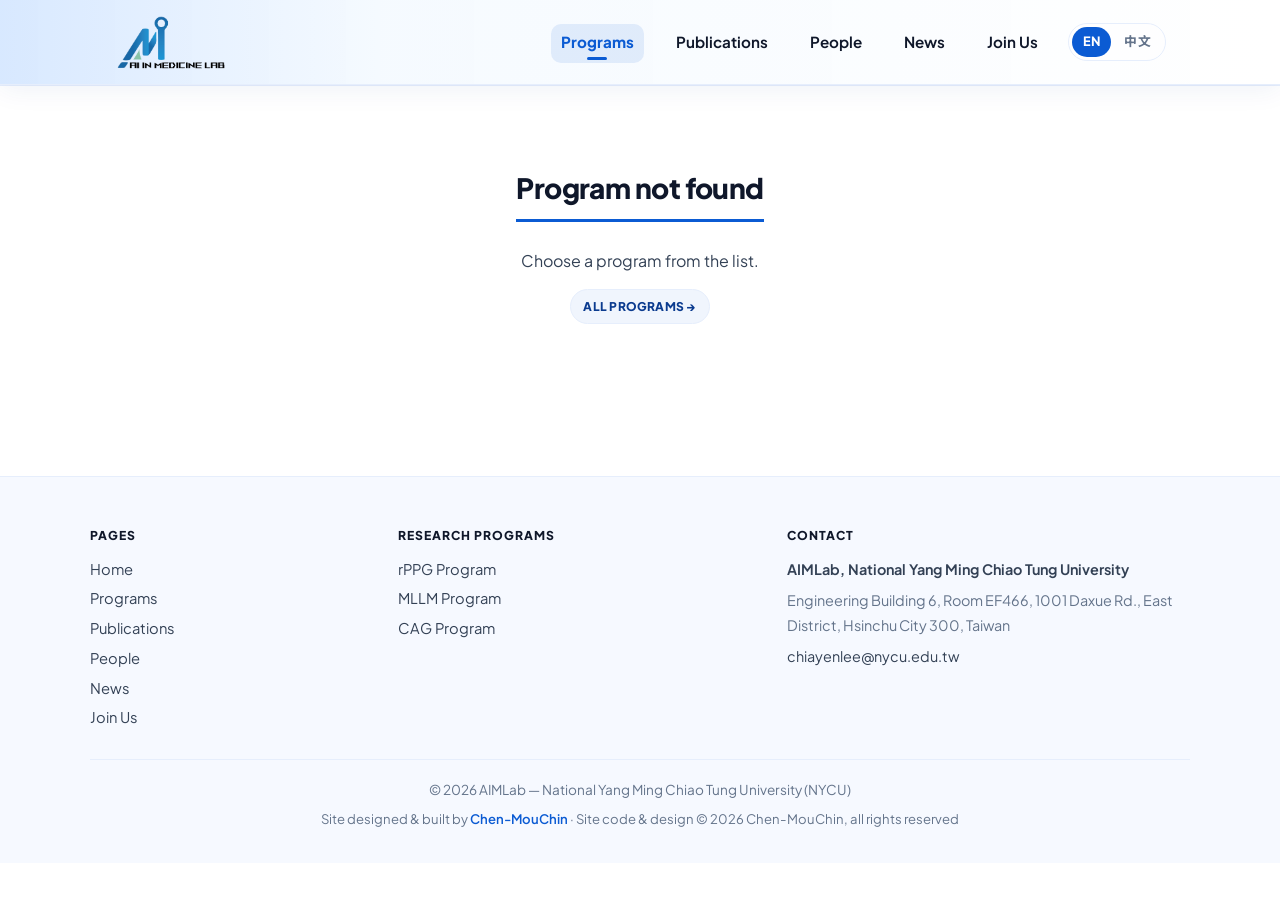
<file: program.html>
<!DOCTYPE html>
<html lang="en">
<head>
  <meta charset="UTF-8">
  <meta name="viewport" content="width=device-width, initial-scale=1.0">
  <title data-zh="計畫 | 人工智慧醫學實驗室">Program | AIMLab</title>
  <meta name="description" content="AIMLab research program: overview, demo, method, publications and team.">
  <link rel="canonical" href="https://chen-mouchin.github.io/aimlab-site-preview/program.html">
  <meta property="og:type" content="website">
  <meta property="og:site_name" content="AIMLab">
  <meta property="og:title" content="Program | AIMLab">
  <meta property="og:description" content="AIMLab research program: overview, demo, method, publications and team.">
  <meta property="og:url" content="https://chen-mouchin.github.io/aimlab-site-preview/program.html">
  <meta property="og:image" content="https://chen-mouchin.github.io/aimlab-site-preview/assets/img/lab/og-cover.png?v=2">
  <meta property="og:image:width" content="1200">
  <meta property="og:image:height" content="630">
  <meta name="twitter:card" content="summary_large_image">
  <link rel="icon" href="favicon.ico" sizes="32x32">
  <link rel="icon" type="image/png" sizes="192x192" href="assets/img/lab/favicon-192.png">
  <link rel="apple-touch-icon" href="assets/img/lab/apple-touch-icon.png">
  <link rel="preconnect" href="https://fonts.googleapis.com">
  <link rel="preconnect" href="https://fonts.gstatic.com" crossorigin>
  <link rel="stylesheet" href="https://fonts.googleapis.com/css2?family=Plus+Jakarta+Sans:ital,wght@0,400;0,500;0,600;0,700;0,800;1,400&family=Noto+Sans+TC:wght@400;500;700;900&display=swap">
  <link rel="stylesheet" href="assets/css/style.css">
  <script src="js/i18n.js"></script>
</head>
<body>
  <header>
    <nav>
      <a href="index.html" class="logo">
        <img src="assets/img/lab/aimlab_logo.png" alt="AIMLab logo">
      </a>

      <ul class="nav-links" id="navLinks">
        <li><a href="programs.html"><span class="t-en">Programs</span><span class="t-zh">研究計畫</span></a></li>
        <li><a href="publications.html"><span class="t-en">Publications</span><span class="t-zh">論文</span></a></li>
        <li><a href="people.html"><span class="t-en">People</span><span class="t-zh">成員</span></a></li>
        <li><a href="news.html"><span class="t-en">News</span><span class="t-zh">最新消息</span></a></li>
        <li><a href="join.html"><span class="t-en">Join Us</span><span class="t-zh">加入我們</span></a></li>
      </ul>
      <div class="nav-tools">
        <div class="lang-toggle" role="group" aria-label="Language">
          <button type="button" data-lang="en" aria-pressed="true">EN</button>
          <button type="button" data-lang="zh" aria-pressed="false">中文</button>
        </div>
        <button class="nav-toggle" id="navToggle" aria-controls="navLinks" aria-expanded="false">
          ☰ <span class="t-en">Menu</span><span class="t-zh">選單</span>
        </button>
      </div>
    </nav>
  </header>

  <main id="program-root">

    <!-- Hero -->
    <section class="rl-hero" id="rl-hero" aria-label="Program overview"></section>

    <!-- Spotlight: awards and accepted papers of this program -->
    <section class="hl-band hl-band--program" id="rl-highlights-section" aria-label="Program achievements" hidden>
      <div class="container">
        <div class="pg-track-label"><span class="pg-track-dot"></span><span class="t-en">Spotlight</span><span class="t-zh">焦點</span></div>
        <div id="rl-highlights" class="hl-grid"></div>
      </div>
    </section>

    <!-- Overview -->
    <section class="container" id="rl-overview-section">
      <h2 class="section-title"><span class="t-en">Overview</span><span class="t-zh">計畫簡介</span></h2>
      <div id="rl-overview" class="rl-overview"></div>
    </section>

    <!-- Demos -->
    <section class="rl-band" id="rl-demos-section">
      <div class="container">
        <h2 class="section-title"><span class="t-en">Demo</span><span class="t-zh">展示</span></h2>
        <div id="rl-demos" class="grid rl-grid-2"></div>
      </div>
    </section>

    <!-- Pipeline + Method -->
    <section class="container" id="rl-method-section">
      <h2 class="section-title"><span class="t-en">System &amp; Method</span><span class="t-zh">系統與方法</span></h2>
      <div id="rl-pipeline" class="rl-pipeline" aria-label="Processing pipeline"></div>
      <div id="rl-method" class="rl-method"></div>
    </section>

    <!-- Results -->
    <section class="rl-band" id="rl-results-section">
      <div class="container">
        <h2 class="section-title"><span class="t-en">Results</span><span class="t-zh">成果</span></h2>
        <div id="rl-results" class="grid rl-grid-2"></div>
      </div>
    </section>

    <!-- Publications -->
    <section class="container" id="rl-pubs-section">
      <h2 class="section-title"><span class="t-en">Related Publications</span><span class="t-zh">相關論文</span></h2>
      <div id="rl-pubs"></div>
    </section>

    <!-- Team -->
    <section class="rl-band" id="rl-team-section">
      <div class="container">
        <h2 class="section-title"><span class="t-en">Team</span><span class="t-zh">團隊</span></h2>
        <div id="rl-team" class="people-grid"></div>
      </div>
    </section>

    <!-- Related programs -->
    <section class="container" id="rl-related-section" hidden>
      <h2 class="section-title"><span class="t-en">Related Programs</span><span class="t-zh">相關計畫</span></h2>
      <div id="rl-related" class="grid"></div>
    </section>

  </main>

  <footer>
    <!-- Footer navigation. The Programs list is rewritten from programs.json by main.js (hidden programs drop out). -->
    <div class="footer-inner">
      <nav class="footer-nav" aria-label="Footer">
        <div class="footer-col">
          <h2 class="footer-h"><span class="t-en">Pages</span><span class="t-zh">頁面</span></h2>
          <ul>
          <li><a href="index.html"><span class="t-en">Home</span><span class="t-zh">首頁</span></a></li>
          <li><a href="programs.html"><span class="t-en">Programs</span><span class="t-zh">研究計畫</span></a></li>
          <li><a href="publications.html"><span class="t-en">Publications</span><span class="t-zh">論文</span></a></li>
          <li><a href="people.html"><span class="t-en">People</span><span class="t-zh">成員</span></a></li>
          <li><a href="news.html"><span class="t-en">News</span><span class="t-zh">最新消息</span></a></li>
          <li><a href="join.html"><span class="t-en">Join Us</span><span class="t-zh">加入我們</span></a></li>
          </ul>
        </div>
        <div class="footer-col">
          <h2 class="footer-h"><span class="t-en">Research Programs</span><span class="t-zh">研究計畫</span></h2>
          <ul id="footer-programs">
          <li><a href="program.html?id=rppg"><span class="t-en">rPPG Program</span><span class="t-zh">非接觸式生理訊號量測</span></a></li>
          <li><a href="program.html?id=mllm"><span class="t-en">MLLM Program</span><span class="t-zh">多模態情緒理解與同理回應</span></a></li>
          <li><a href="program.html?id=cag"><span class="t-en">CAG Program</span><span class="t-zh">冠狀動脈攝影 AI 判讀</span></a></li>
          </ul>
        </div>
        <div class="footer-col">
          <h2 class="footer-h"><span class="t-en">Contact</span><span class="t-zh">聯絡</span></h2>
          <p class="footer-lab"><span class="t-en">AIMLab, National Yang Ming Chiao Tung University</span><span class="t-zh">國立陽明交通大學 人工智慧醫學實驗室</span></p>
          <p><span class="t-en">Engineering Building 6, Room EF466, 1001 Daxue Rd., East District, Hsinchu City 300, Taiwan</span><span class="t-zh">300 新竹市東區大學路 1001 號 工程六館 EF466</span></p>
          <p><a href="mailto:chiayenlee@nycu.edu.tw">chiayenlee@nycu.edu.tw</a></p>
        </div>
      </nav>
      <div class="footer-bottom">
        <p><span class="t-en">&copy; 2026 AIMLab — National Yang Ming Chiao Tung University (NYCU)</span><span class="t-zh">&copy; 2026 人工智慧醫學實驗室 — 國立陽明交通大學</span></p>
        <p><span class="site-credit"><span class="t-en">Site designed &amp; built by <a href="https://github.com/Chen-MouChin" target="_blank" rel="noopener noreferrer">Chen-MouChin</a> &middot; Site code &amp; design &copy; 2026 Chen-MouChin, all rights reserved</span><span class="t-zh">網站設計與建置：<a href="https://github.com/Chen-MouChin" target="_blank" rel="noopener noreferrer">Chen-MouChin</a> &middot; 網站程式與設計 &copy; 2026 Chen-MouChin，保留所有權利</span></span></p>
      </div>
    </div>
  </footer>

  <script src="js/lib.js"></script>
  <script src="js/render.js"></script>
  <script src="js/main.js"></script>
  <script src="js/face-mesh-data.js"></script>
  <script src="js/rppg-visuals.js"></script>
  <script src="js/mllm-visuals.js"></script>
  <script src="js/program.js"></script>
</body>
</html>
</file>
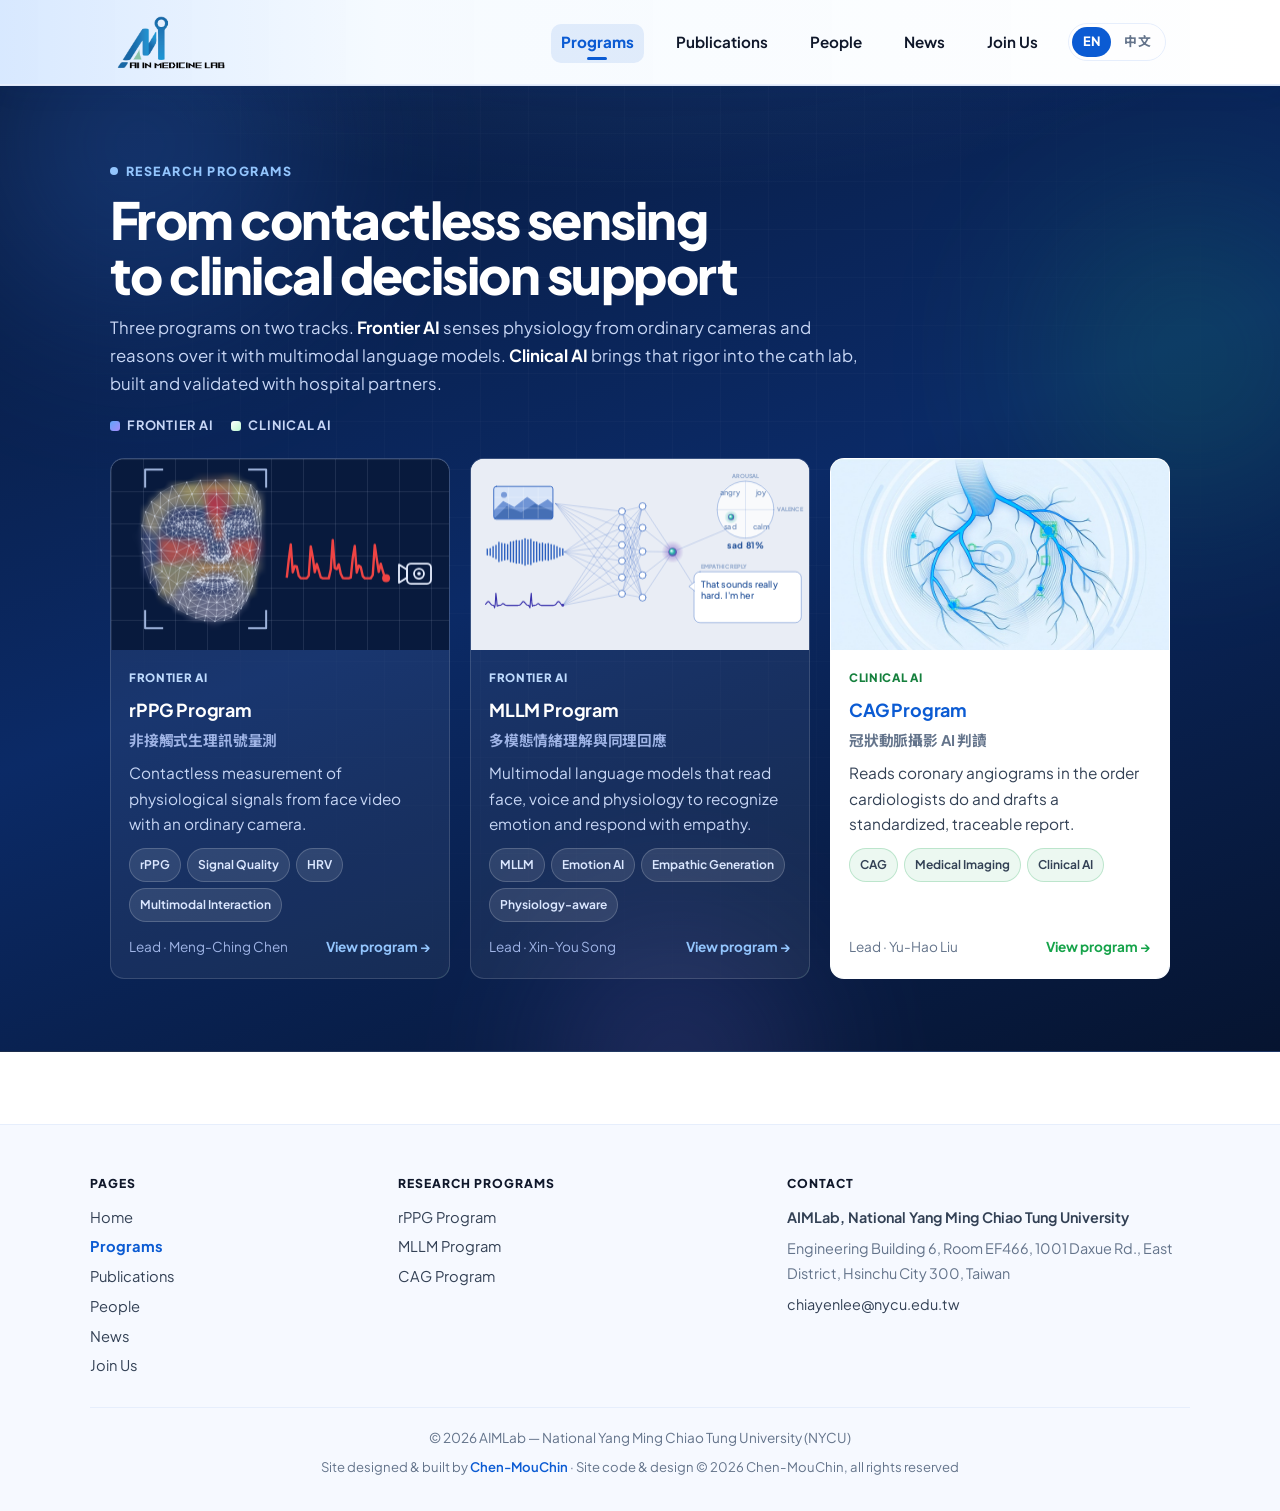
<file: programs.html>
<!DOCTYPE html>
<html lang="en">
<head>
  <meta charset="UTF-8">
  <meta name="viewport" content="width=device-width, initial-scale=1.0">
  <title data-zh="研究計畫 | 人工智慧醫學實驗室">Programs | AIMLab</title>
  <meta name="description" content="Research programs at AIMLab, NYCU: Frontier AI (rPPG contactless sensing, multimodal LLMs for empathic care) and Clinical AI (coronary angiography).">
  <link rel="canonical" href="https://chen-mouchin.github.io/aimlab-site-preview/programs.html">
  <meta property="og:type" content="website">
  <meta property="og:site_name" content="AIMLab">
  <meta property="og:title" content="Programs | AIMLab">
  <meta property="og:description" content="Research programs at AIMLab, NYCU: Frontier AI (rPPG contactless sensing, multimodal LLMs for empathic care) and Clinical AI (coronary angiography).">
  <meta property="og:url" content="https://chen-mouchin.github.io/aimlab-site-preview/programs.html">
  <meta property="og:image" content="https://chen-mouchin.github.io/aimlab-site-preview/assets/img/lab/og-cover.png?v=2">
  <meta property="og:image:width" content="1200">
  <meta property="og:image:height" content="630">
  <meta name="twitter:card" content="summary_large_image">
  <link rel="icon" href="favicon.ico" sizes="32x32">
  <link rel="icon" type="image/png" sizes="192x192" href="assets/img/lab/favicon-192.png">
  <link rel="apple-touch-icon" href="assets/img/lab/apple-touch-icon.png">
  <link rel="preconnect" href="https://fonts.googleapis.com">
  <link rel="preconnect" href="https://fonts.gstatic.com" crossorigin>
  <link rel="stylesheet" href="https://fonts.googleapis.com/css2?family=Plus+Jakarta+Sans:ital,wght@0,400;0,500;0,600;0,700;0,800;1,400&family=Noto+Sans+TC:wght@400;500;700;900&display=swap">
  <link rel="stylesheet" href="assets/css/style.css">
  <script src="js/i18n.js"></script>
</head>
<body>
  <header>
    <nav>
      <a href="index.html" class="logo">
        <img src="assets/img/lab/aimlab_logo.png" alt="AIMLab logo">
      </a>

      <ul class="nav-links" id="navLinks">
        <li><a href="programs.html"><span class="t-en">Programs</span><span class="t-zh">研究計畫</span></a></li>
        <li><a href="publications.html"><span class="t-en">Publications</span><span class="t-zh">論文</span></a></li>
        <li><a href="people.html"><span class="t-en">People</span><span class="t-zh">成員</span></a></li>
        <li><a href="news.html"><span class="t-en">News</span><span class="t-zh">最新消息</span></a></li>
        <li><a href="join.html"><span class="t-en">Join Us</span><span class="t-zh">加入我們</span></a></li>
      </ul>
      <div class="nav-tools">
        <div class="lang-toggle" role="group" aria-label="Language">
          <button type="button" data-lang="en" aria-pressed="true">EN</button>
          <button type="button" data-lang="zh" aria-pressed="false">中文</button>
        </div>
        <button class="nav-toggle" id="navToggle" aria-controls="navLinks" aria-expanded="false">
          ☰ <span class="t-en">Menu</span><span class="t-zh">選單</span>
        </button>
      </div>
    </nav>
  </header>

  <!-- Programs showcase band: all programs side by side, same level -->
  <section class="pg-frontier" id="programs" aria-labelledby="programs-title">
    <div class="pg-frontier-bg" aria-hidden="true">
      <div class="pg-orb pg-orb--1"></div>
      <div class="pg-orb pg-orb--2"></div>
      <div class="pg-orb pg-orb--3"></div>
      <div class="pg-grid-lines"></div>
    </div>
    <div class="container pg-frontier-inner">
      <div class="pg-track-label fade-up"><span class="pg-track-dot"></span><span class="t-en">Research Programs</span><span class="t-zh">研究計畫</span></div>
      <h1 id="programs-title" class="pg-frontier-title fade-up" style="--delay:80ms"><span class="t-en">From contactless sensing</span><span class="t-zh">從非接觸式感測</span><br><span class="t-en">to clinical decision support</span><span class="t-zh">到臨床決策支援</span></h1>
      <p class="pg-frontier-desc fade-up" style="--delay:160ms">
        <span id="pg-count">Our programs on two tracks.</span> <span data-track-desc="frontier"><strong>Frontier AI</strong> <span class="t-en">senses physiology from ordinary cameras and reasons over it with multimodal language models.</span><span class="t-zh">用一般攝影機感測生理訊號，並以多模態語言模型進行推理。</span></span> <span data-track-desc="clinical"><strong>Clinical AI</strong> <span class="t-en">brings that rigor into the cath lab, built and validated with hospital partners.</span><span class="t-zh">把同樣的嚴謹帶進心導管室，與醫院夥伴共同開發與驗證。</span></span>
      </p>
      <div class="pg-legend fade-up" style="--delay:200ms" aria-hidden="true">
        <span class="pg-legend-item pg-legend-item--frontier"><i></i>Frontier AI</span>
        <span class="pg-legend-item pg-legend-item--clinical"><i></i>Clinical AI</span>
      </div>
      <div id="programs-all" class="pg-frontier-grid pg-frontier-grid--3 fade-up" style="--delay:240ms"></div>
    </div>
  </section>

  <footer>
    <!-- Footer navigation. The Programs list is rewritten from programs.json by main.js (hidden programs drop out). -->
    <div class="footer-inner">
      <nav class="footer-nav" aria-label="Footer">
        <div class="footer-col">
          <h2 class="footer-h"><span class="t-en">Pages</span><span class="t-zh">頁面</span></h2>
          <ul>
          <li><a href="index.html"><span class="t-en">Home</span><span class="t-zh">首頁</span></a></li>
          <li><a href="programs.html"><span class="t-en">Programs</span><span class="t-zh">研究計畫</span></a></li>
          <li><a href="publications.html"><span class="t-en">Publications</span><span class="t-zh">論文</span></a></li>
          <li><a href="people.html"><span class="t-en">People</span><span class="t-zh">成員</span></a></li>
          <li><a href="news.html"><span class="t-en">News</span><span class="t-zh">最新消息</span></a></li>
          <li><a href="join.html"><span class="t-en">Join Us</span><span class="t-zh">加入我們</span></a></li>
          </ul>
        </div>
        <div class="footer-col">
          <h2 class="footer-h"><span class="t-en">Research Programs</span><span class="t-zh">研究計畫</span></h2>
          <ul id="footer-programs">
          <li><a href="program.html?id=rppg"><span class="t-en">rPPG Program</span><span class="t-zh">非接觸式生理訊號量測</span></a></li>
          <li><a href="program.html?id=mllm"><span class="t-en">MLLM Program</span><span class="t-zh">多模態情緒理解與同理回應</span></a></li>
          <li><a href="program.html?id=cag"><span class="t-en">CAG Program</span><span class="t-zh">冠狀動脈攝影 AI 判讀</span></a></li>
          </ul>
        </div>
        <div class="footer-col">
          <h2 class="footer-h"><span class="t-en">Contact</span><span class="t-zh">聯絡</span></h2>
          <p class="footer-lab"><span class="t-en">AIMLab, National Yang Ming Chiao Tung University</span><span class="t-zh">國立陽明交通大學 人工智慧醫學實驗室</span></p>
          <p><span class="t-en">Engineering Building 6, Room EF466, 1001 Daxue Rd., East District, Hsinchu City 300, Taiwan</span><span class="t-zh">300 新竹市東區大學路 1001 號 工程六館 EF466</span></p>
          <p><a href="mailto:chiayenlee@nycu.edu.tw">chiayenlee@nycu.edu.tw</a></p>
        </div>
      </nav>
      <div class="footer-bottom">
        <p><span class="t-en">&copy; 2026 AIMLab — National Yang Ming Chiao Tung University (NYCU)</span><span class="t-zh">&copy; 2026 人工智慧醫學實驗室 — 國立陽明交通大學</span></p>
        <p><span class="site-credit"><span class="t-en">Site designed &amp; built by <a href="https://github.com/Chen-MouChin" target="_blank" rel="noopener noreferrer">Chen-MouChin</a> &middot; Site code &amp; design &copy; 2026 Chen-MouChin, all rights reserved</span><span class="t-zh">網站設計與建置：<a href="https://github.com/Chen-MouChin" target="_blank" rel="noopener noreferrer">Chen-MouChin</a> &middot; 網站程式與設計 &copy; 2026 Chen-MouChin，保留所有權利</span></span></p>
      </div>
    </div>
  </footer>
  <script src="js/lib.js"></script>
  <script src="js/render.js"></script>
  <script src="js/main.js"></script>
  <script src="js/face-mesh-data.js"></script>
  <script src="js/rppg-visuals.js"></script>
  <script src="js/mllm-visuals.js"></script>
</body>
</html>
</file>
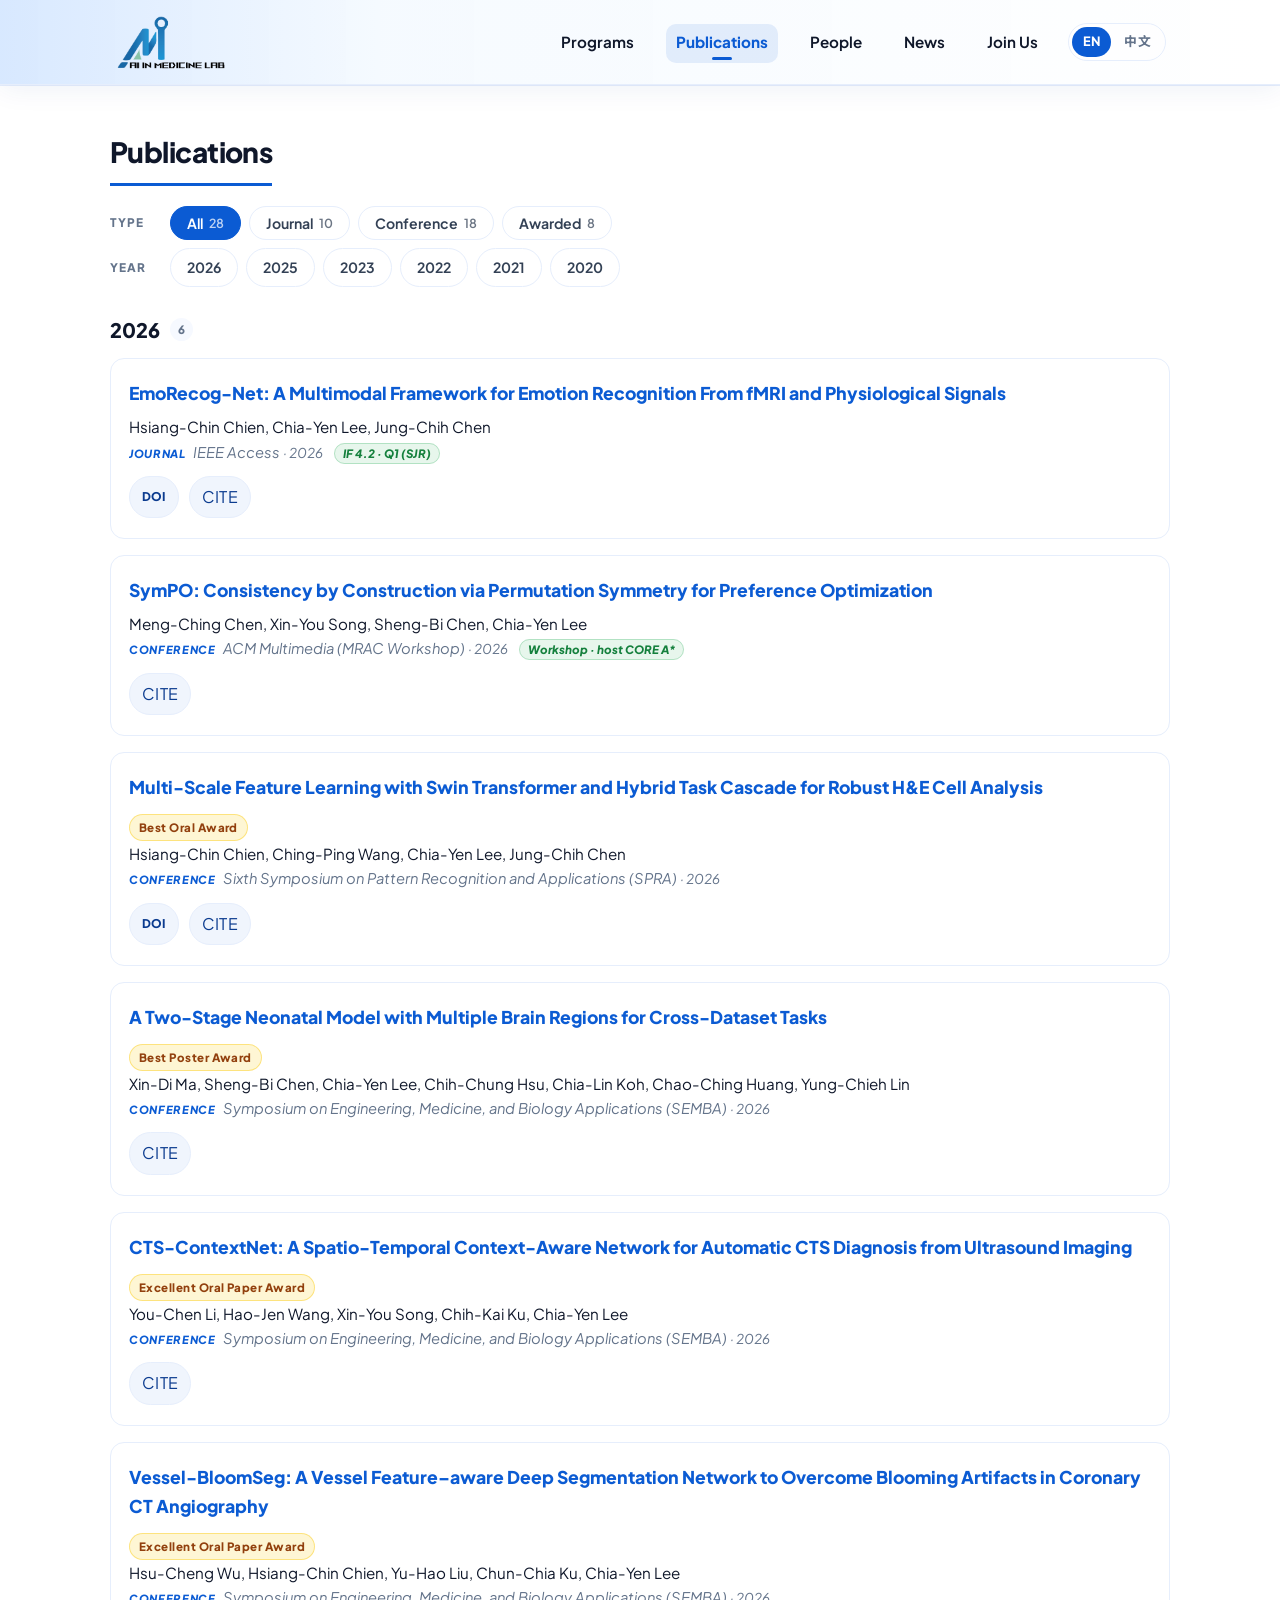
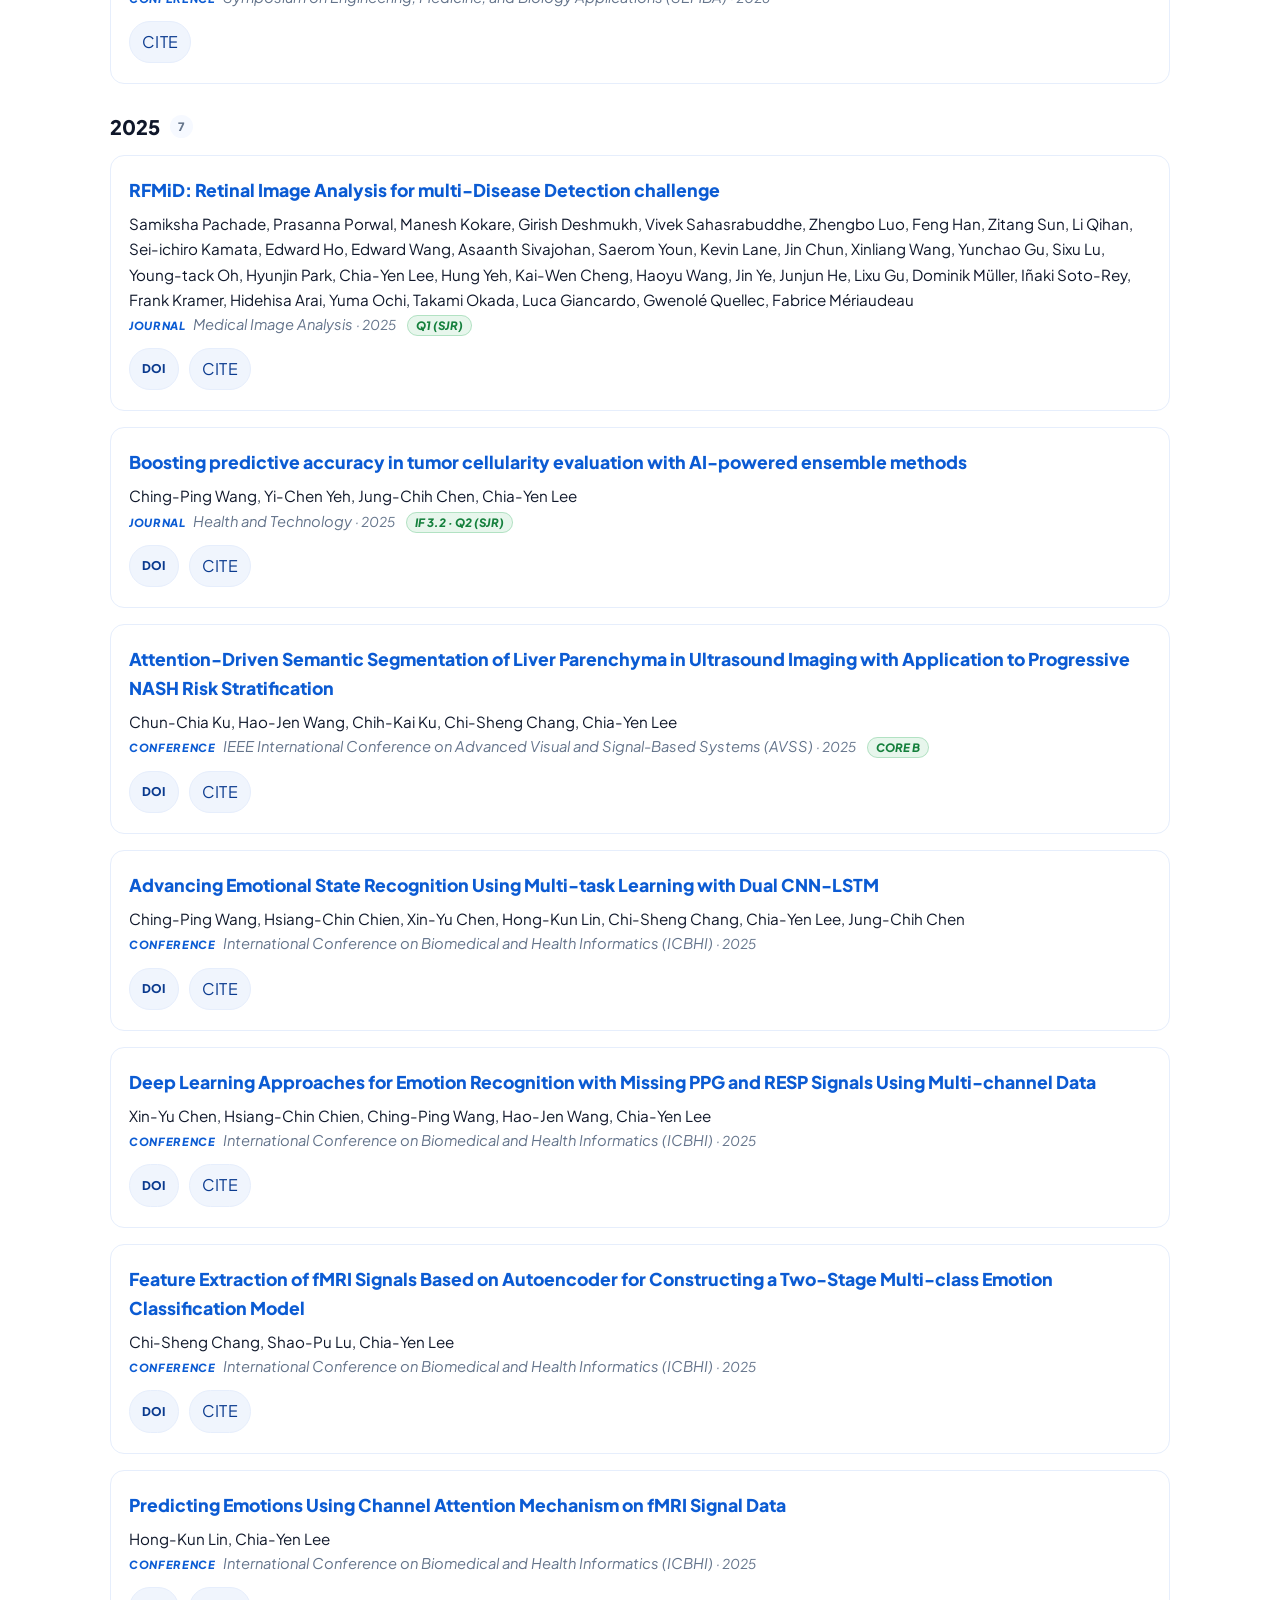
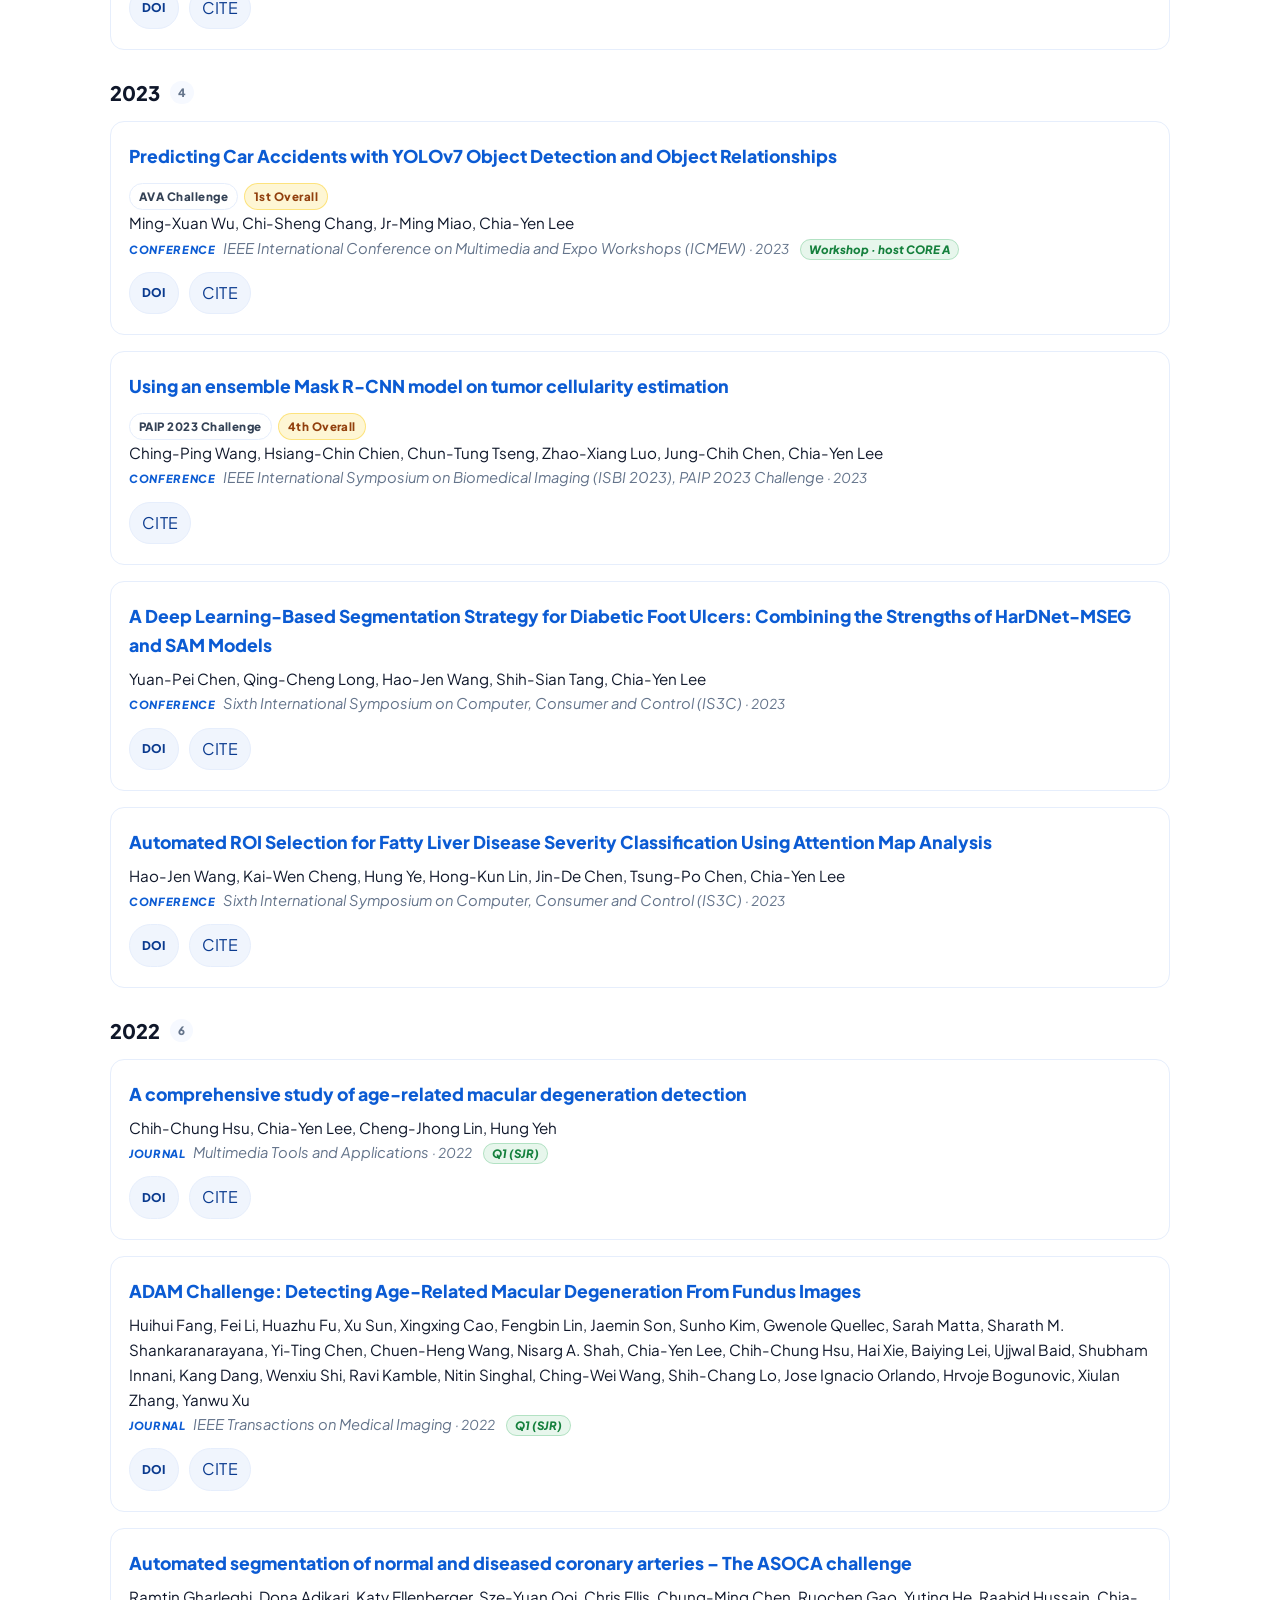
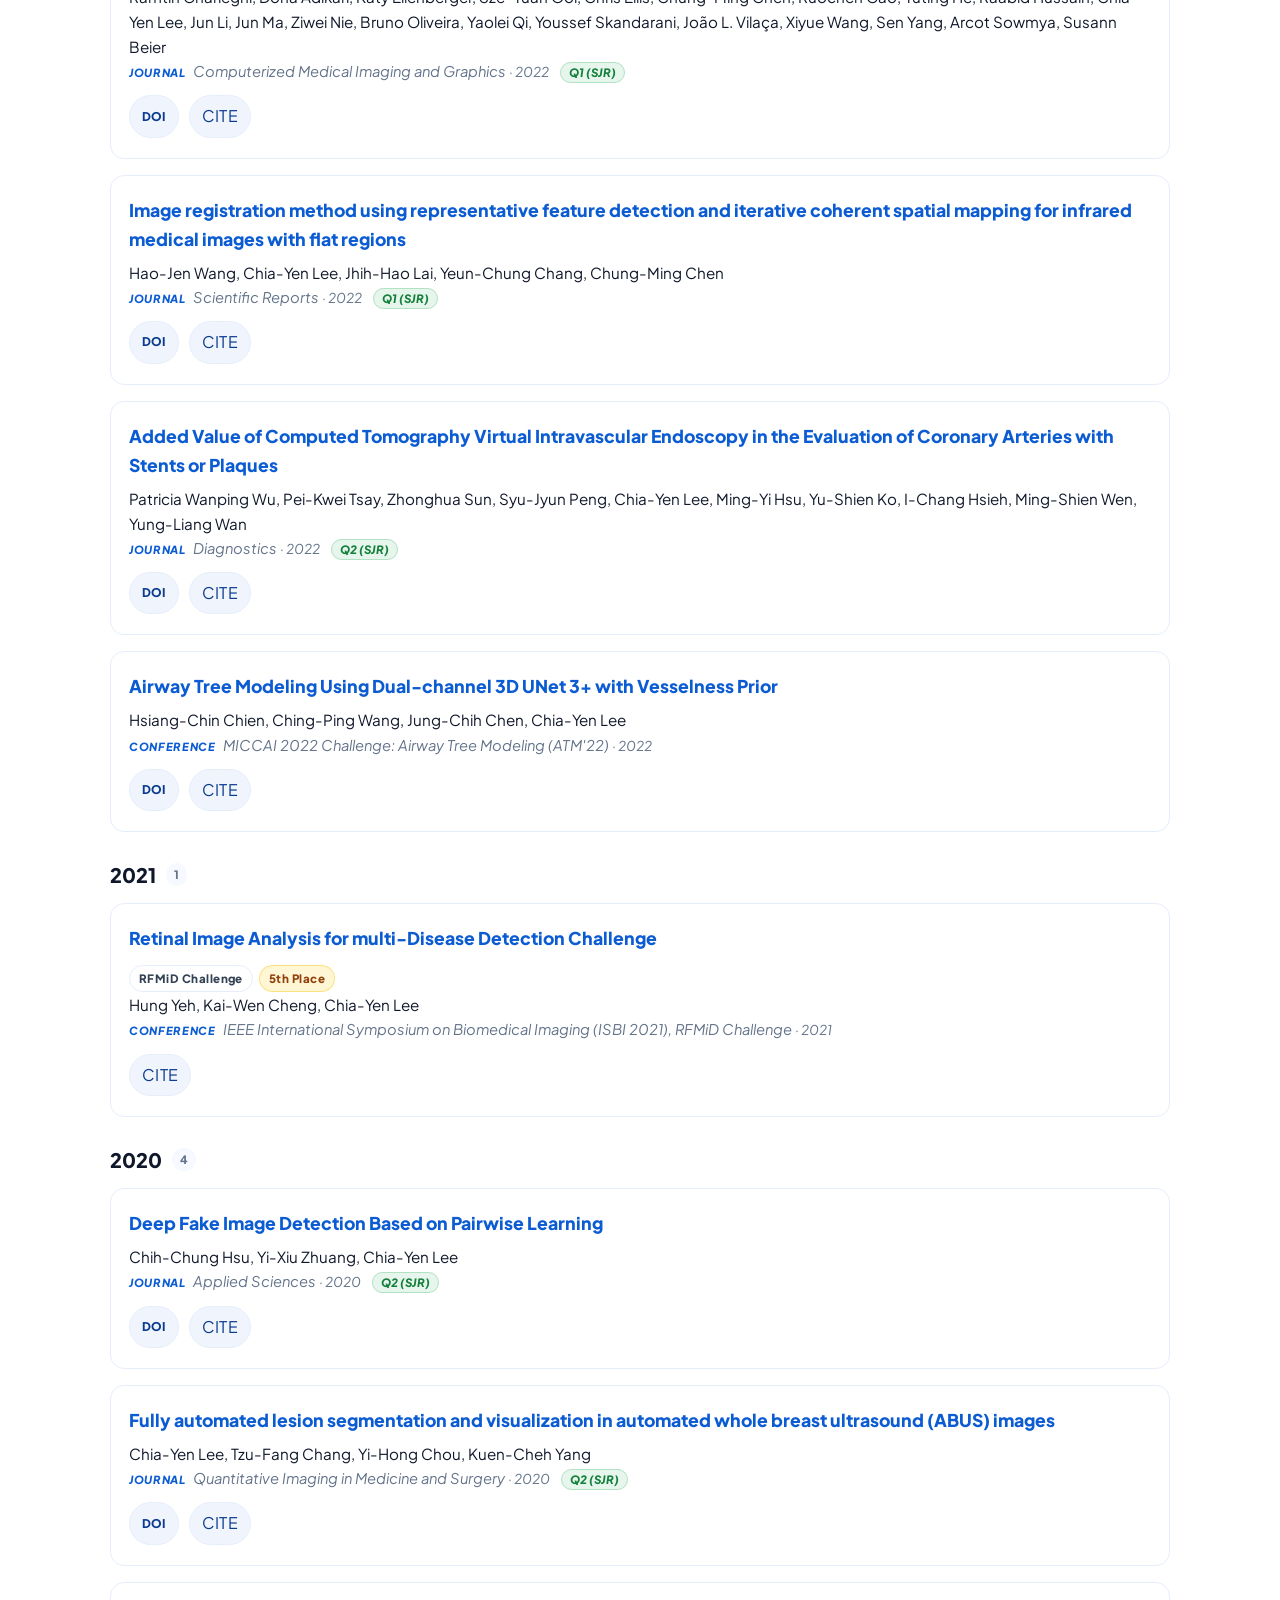
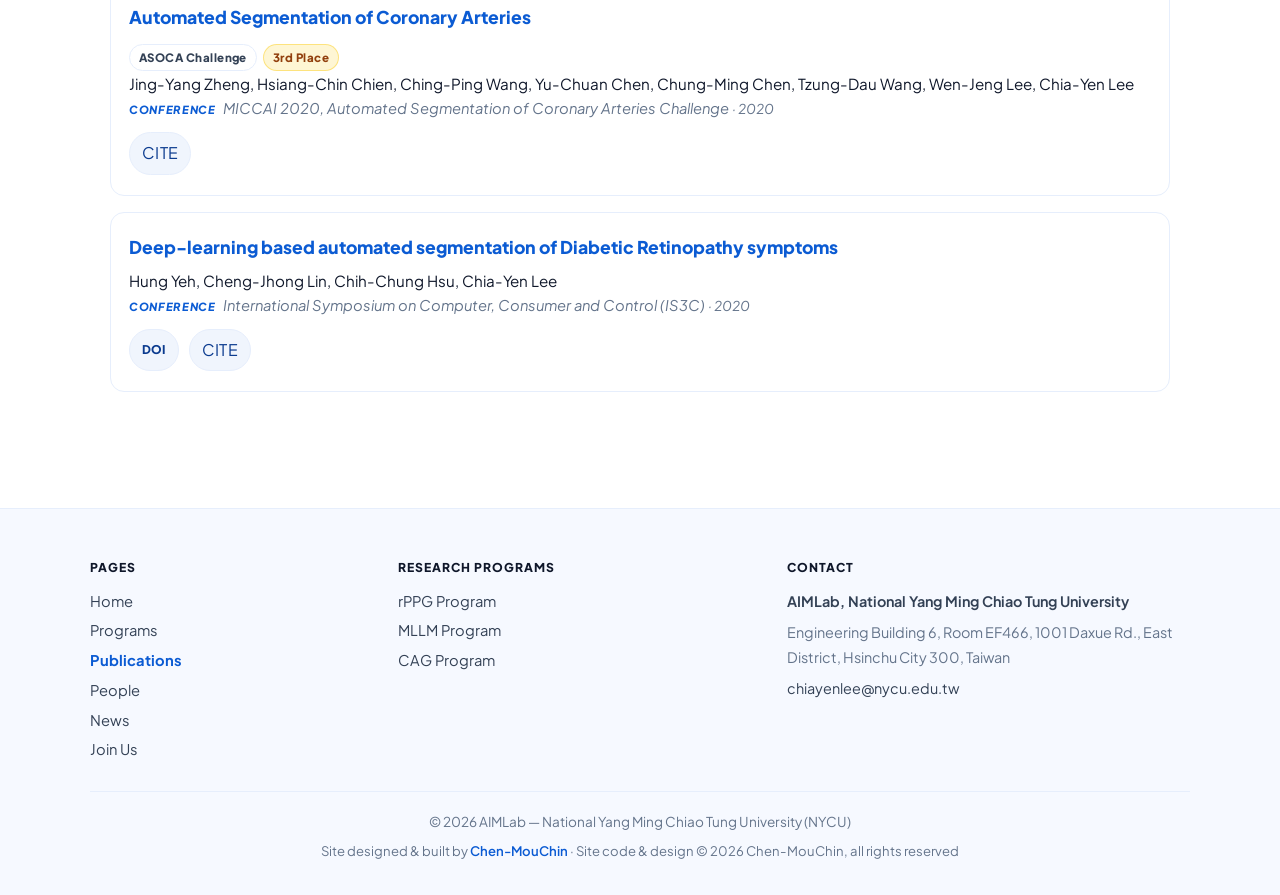
<file: publications.html>
<!DOCTYPE html>
<html lang="en">
<head>
  <meta charset="UTF-8">
  <meta name="viewport" content="width=device-width, initial-scale=1.0">
  <title data-zh="論文 | 人工智慧醫學實驗室">Publications | AIMLab</title>
  <meta name="description" content="Journal and conference papers from AIMLab, NYCU, grouped by year, with DOI links and BibTeX.">
  <link rel="canonical" href="https://chen-mouchin.github.io/aimlab-site-preview/publications.html">
  <meta property="og:type" content="website">
  <meta property="og:site_name" content="AIMLab">
  <meta property="og:title" content="Publications | AIMLab">
  <meta property="og:description" content="Journal and conference papers from AIMLab, NYCU, grouped by year, with DOI links and BibTeX.">
  <meta property="og:url" content="https://chen-mouchin.github.io/aimlab-site-preview/publications.html">
  <meta property="og:image" content="https://chen-mouchin.github.io/aimlab-site-preview/assets/img/lab/og-cover.png?v=2">
  <meta property="og:image:width" content="1200">
  <meta property="og:image:height" content="630">
  <meta name="twitter:card" content="summary_large_image">
  <link rel="icon" href="favicon.ico" sizes="32x32">
  <link rel="icon" type="image/png" sizes="192x192" href="assets/img/lab/favicon-192.png">
  <link rel="apple-touch-icon" href="assets/img/lab/apple-touch-icon.png">
  <link rel="preconnect" href="https://fonts.googleapis.com">
  <link rel="preconnect" href="https://fonts.gstatic.com" crossorigin>
  <link rel="stylesheet" href="https://fonts.googleapis.com/css2?family=Plus+Jakarta+Sans:ital,wght@0,400;0,500;0,600;0,700;0,800;1,400&family=Noto+Sans+TC:wght@400;500;700;900&display=swap">
  <link rel="stylesheet" href="assets/css/style.css">
  <script src="js/i18n.js"></script>
</head>
<body>
  <header>
    <nav>
      <a href="index.html" class="logo">
        <img src="assets/img/lab/aimlab_logo.png" alt="AIMLab logo">
      </a>

      <ul class="nav-links" id="navLinks">
        <li><a href="programs.html"><span class="t-en">Programs</span><span class="t-zh">研究計畫</span></a></li>
        <li><a href="publications.html"><span class="t-en">Publications</span><span class="t-zh">論文</span></a></li>
        <li><a href="people.html"><span class="t-en">People</span><span class="t-zh">成員</span></a></li>
        <li><a href="news.html"><span class="t-en">News</span><span class="t-zh">最新消息</span></a></li>
        <li><a href="join.html"><span class="t-en">Join Us</span><span class="t-zh">加入我們</span></a></li>
      </ul>
      <div class="nav-tools">
        <div class="lang-toggle" role="group" aria-label="Language">
          <button type="button" data-lang="en" aria-pressed="true">EN</button>
          <button type="button" data-lang="zh" aria-pressed="false">中文</button>
        </div>
        <button class="nav-toggle" id="navToggle" aria-controls="navLinks" aria-expanded="false">
          ☰ <span class="t-en">Menu</span><span class="t-zh">選單</span>
        </button>
      </div>
    </nav>
  </header>

  <div class="container">
    <h1 class="section-title"><span class="t-en">Publications</span><span class="t-zh">論文</span></h1>
    <div id="pubs-container"></div>
  </div>

  <footer>
    <!-- Footer navigation. The Programs list is rewritten from programs.json by main.js (hidden programs drop out). -->
    <div class="footer-inner">
      <nav class="footer-nav" aria-label="Footer">
        <div class="footer-col">
          <h2 class="footer-h"><span class="t-en">Pages</span><span class="t-zh">頁面</span></h2>
          <ul>
          <li><a href="index.html"><span class="t-en">Home</span><span class="t-zh">首頁</span></a></li>
          <li><a href="programs.html"><span class="t-en">Programs</span><span class="t-zh">研究計畫</span></a></li>
          <li><a href="publications.html"><span class="t-en">Publications</span><span class="t-zh">論文</span></a></li>
          <li><a href="people.html"><span class="t-en">People</span><span class="t-zh">成員</span></a></li>
          <li><a href="news.html"><span class="t-en">News</span><span class="t-zh">最新消息</span></a></li>
          <li><a href="join.html"><span class="t-en">Join Us</span><span class="t-zh">加入我們</span></a></li>
          </ul>
        </div>
        <div class="footer-col">
          <h2 class="footer-h"><span class="t-en">Research Programs</span><span class="t-zh">研究計畫</span></h2>
          <ul id="footer-programs">
          <li><a href="program.html?id=rppg"><span class="t-en">rPPG Program</span><span class="t-zh">非接觸式生理訊號量測</span></a></li>
          <li><a href="program.html?id=mllm"><span class="t-en">MLLM Program</span><span class="t-zh">多模態情緒理解與同理回應</span></a></li>
          <li><a href="program.html?id=cag"><span class="t-en">CAG Program</span><span class="t-zh">冠狀動脈攝影 AI 判讀</span></a></li>
          </ul>
        </div>
        <div class="footer-col">
          <h2 class="footer-h"><span class="t-en">Contact</span><span class="t-zh">聯絡</span></h2>
          <p class="footer-lab"><span class="t-en">AIMLab, National Yang Ming Chiao Tung University</span><span class="t-zh">國立陽明交通大學 人工智慧醫學實驗室</span></p>
          <p><span class="t-en">Engineering Building 6, Room EF466, 1001 Daxue Rd., East District, Hsinchu City 300, Taiwan</span><span class="t-zh">300 新竹市東區大學路 1001 號 工程六館 EF466</span></p>
          <p><a href="mailto:chiayenlee@nycu.edu.tw">chiayenlee@nycu.edu.tw</a></p>
        </div>
      </nav>
      <div class="footer-bottom">
        <p><span class="t-en">&copy; 2026 AIMLab — National Yang Ming Chiao Tung University (NYCU)</span><span class="t-zh">&copy; 2026 人工智慧醫學實驗室 — 國立陽明交通大學</span></p>
        <p><span class="site-credit"><span class="t-en">Site designed &amp; built by <a href="https://github.com/Chen-MouChin" target="_blank" rel="noopener noreferrer">Chen-MouChin</a> &middot; Site code &amp; design &copy; 2026 Chen-MouChin, all rights reserved</span><span class="t-zh">網站設計與建置：<a href="https://github.com/Chen-MouChin" target="_blank" rel="noopener noreferrer">Chen-MouChin</a> &middot; 網站程式與設計 &copy; 2026 Chen-MouChin，保留所有權利</span></span></p>
      </div>
    </div>
  </footer>
  <script src="js/lib.js"></script>
  <script src="js/render.js"></script>
  <script src="js/main.js"></script>
</body>
</html>
</file>
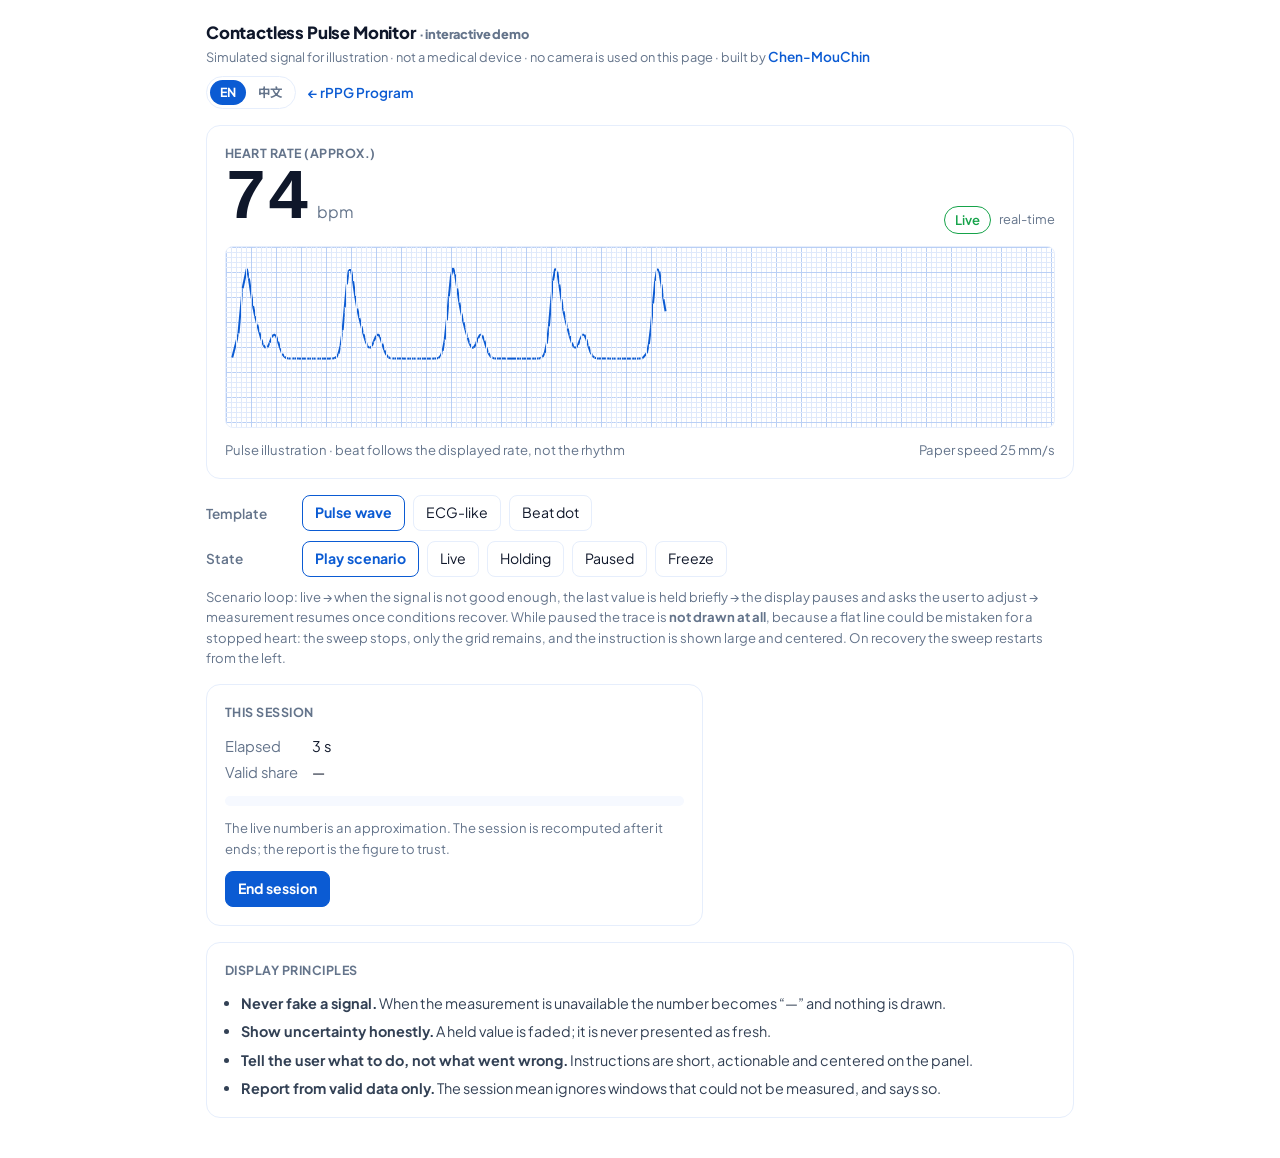
<file: demo/rppg-monitor.html>
<!DOCTYPE html>
<html lang="en">
<head>
<meta charset="UTF-8">
<meta name="viewport" content="width=device-width, initial-scale=1.0">
<title data-zh="非接觸式脈搏監測 · 互動展示 | 人工智慧醫學實驗室">Contactless Pulse Monitor · Demo | AIMLab</title>
<meta name="description" content="Interactive demo of the AIMLab rPPG program's subject-facing display: a sweeping pulse waveform on ECG-style grid, honest state handling, and a session report. Simulated signal, not a medical device.">
<meta name="robots" content="noindex">
<link rel="icon" href="../favicon.ico" sizes="32x32">
<link rel="preconnect" href="https://fonts.googleapis.com">
<link rel="preconnect" href="https://fonts.gstatic.com" crossorigin>
<link rel="stylesheet" href="https://fonts.googleapis.com/css2?family=Plus+Jakarta+Sans:wght@400;500;600;700;800&family=Noto+Sans+TC:wght@400;500;700&display=swap">
<script>
  // Language follows the site switch (localStorage "aim_lang", shared with program.html, which embeds this page).
  (function () { var l = 'en'; try { l = localStorage.getItem('aim_lang') === 'zh' ? 'zh' : 'en'; } catch (e) {} document.documentElement.dataset.lang = l; document.documentElement.lang = l === 'zh' ? 'zh-Hant' : 'en'; })();
</script>
<style>
/* Standalone demo page. Uses the AIMLab design tokens (same values as assets/css/style.css)
   so it can be embedded in program.html or opened on its own. No external data, no network:
   every number on this page is simulated. */
:root{
  --blue-900:#08306b; --blue-800:#0b3b8f; --blue-700:#0b5bd3; --green-600:#16a34a; --amber-600:#b45309;
  --text-900:#0f172a; --text-700:#334155; --text-500:#64748b;
  --bg:#ffffff; --bg-soft:#f6f9ff; --card:#ffffff; --border:#e6eefc;
  --grid-minor:#dfe9fb; --grid-major:#b9cff5; --trace:#0b5bd3;
  --radius:14px; --num:ui-monospace, "SF Mono", Menlo, Consolas, monospace;
  color-scheme:light;
}

*{ box-sizing:border-box; }
[hidden]{ display:none !important; }
html,body{ margin:0; }
body{ background:var(--bg); color:var(--text-900); font-family:'Plus Jakarta Sans', 'Noto Sans TC', 'PingFang TC', 'Microsoft JhengHei', system-ui, sans-serif; line-height:1.55; }
/* Every label is rendered in both languages; <html data-lang> shows one (same rule as the site). */
html[data-lang="en"] .t-zh, html[data-lang="zh"] .t-en{ display:none !important; }
html[data-lang="zh"] .lbl{ letter-spacing:.08em; }
.lang-toggle{ display:inline-flex; gap:2px; padding:3px; border:1px solid var(--border); border-radius:999px; }
.lang-toggle button{ border:0; background:transparent; font:inherit; font-size:.78rem; font-weight:700; padding:3px 10px; border-radius:999px; color:var(--text-500); cursor:pointer; }
.lang-toggle button[aria-pressed="true"]{ background:var(--blue-700); color:#fff; }
.bar-tools{ display:flex; align-items:center; gap:12px; }
.wrap{ max-width:900px; margin:0 auto; padding:20px 16px 40px; display:grid; gap:16px; }
.bar{ display:flex; flex-wrap:wrap; justify-content:space-between; align-items:center; gap:8px 16px; }
.bar h1{ font-size:1.05rem; margin:0; font-weight:800; letter-spacing:-0.01em; }
.bar .sub{ font-size:.8rem; color:var(--text-500); }
.bar a{ color:var(--blue-700); text-decoration:none; font-weight:600; font-size:.85rem; }
.bar a:hover{ text-decoration:underline; }
.box{ background:var(--card); border:1px solid var(--border); border-radius:var(--radius); padding:18px; display:grid; gap:12px; min-width:0; }
.top{ display:flex; flex-wrap:wrap; justify-content:space-between; align-items:flex-end; gap:10px 20px; }
.lbl{ font-size:.78rem; color:var(--text-500); letter-spacing:.04em; text-transform:uppercase; font-weight:700; }
.hr{ display:flex; align-items:baseline; gap:8px; }
.hr b{ font-family:var(--num); font-weight:600; font-size:clamp(3rem, 9vw, 4.4rem); line-height:1; font-variant-numeric:tabular-nums; transition:opacity .3s; }
.hr span{ color:var(--text-500); font-size:1rem; }
.hr.faded b{ opacity:.45; }
.chips{ display:flex; flex-wrap:wrap; gap:8px; align-items:center; }
.chip{ font-size:.82rem; padding:3px 10px; border-radius:999px; border:1px solid currentColor; font-weight:600; }
.chip.live{ color:var(--green-600); } .chip.holding{ color:var(--blue-700); } .chip.paused{ color:var(--amber-600); }
.tag{ font-size:.8rem; color:var(--text-500); }
.panel{ position:relative; border:1px solid var(--border); border-radius:8px; overflow:hidden; }
canvas{ display:block; width:100%; height:180px; }
.notice{ position:absolute; left:50%; top:50%; transform:translate(-50%,-50%); width:min(88%, 440px);
  background:var(--card); border:2px solid var(--amber-600); border-radius:12px; padding:12px 16px; font-size:1.15rem; text-align:center; line-height:1.4; }
.notice strong{ display:block; font-size:.9rem; color:var(--amber-600); }
.beat{ position:absolute; inset:0; display:grid; place-items:center; }
.beat i{ width:64px; height:64px; border-radius:50%; background:var(--trace); transform:scale(.7); transition:transform .12s ease-out; display:block; }
.beat i.on{ transform:scale(1); }
.beat.off i{ background:var(--text-500); opacity:.35; }
.foot{ display:flex; flex-wrap:wrap; gap:6px 16px; justify-content:space-between; color:var(--text-500); font-size:.82rem; }
.controls{ display:grid; gap:10px; }
.row{ display:flex; flex-wrap:wrap; gap:8px; align-items:center; }
.row > span{ min-width:6.5em; color:var(--text-500); font-size:.85rem; font-weight:600; }
button{ font:inherit; font-size:.88rem; padding:6px 12px; border-radius:8px; border:1px solid var(--border); background:var(--card); color:var(--text-900); cursor:pointer; }
button[aria-pressed="true"]{ border-color:var(--blue-700); color:var(--blue-700); font-weight:700; }
button:focus-visible{ outline:2px solid var(--blue-700); outline-offset:2px; }
.cols{ display:grid; gap:16px; grid-template-columns:1fr; }
@media (min-width:760px){ .cols{ grid-template-columns:1.4fr 1fr; } }
.kv{ display:grid; grid-template-columns:auto 1fr; gap:4px 14px; font-size:.92rem; margin:0; }
.kv dt{ color:var(--text-500); } .kv dd{ margin:0; font-variant-numeric:tabular-nums; }
.meter{ height:10px; border-radius:5px; background:var(--bg-soft); overflow:hidden; }
.meter i{ display:block; height:100%; background:var(--green-600); transition:width .3s; }
.primary{ justify-self:start; border-color:var(--blue-700); background:var(--blue-700); color:#fff; font-weight:700; }
.primary:hover{ filter:brightness(1.08); }
.note{ font-size:.82rem; color:var(--text-500); margin:0; }
.small-label{ font-size:.78rem; border:1px solid var(--border); border-radius:6px; padding:2px 8px; color:var(--text-500); justify-self:start; }
svg text{ fill:var(--text-500); font-size:10px; font-family:inherit; }
.principles{ display:grid; gap:6px; font-size:.9rem; color:var(--text-700); margin:0; padding-left:1.1em; }
@media (prefers-reduced-motion: reduce){ .hr b, .beat i, .meter i{ transition:none; } }
</style>
</head>
<body>
<div class="wrap">
  <header class="bar">
    <div>
      <h1><span class="t-en">Contactless Pulse Monitor</span><span class="t-zh">非接觸式脈搏監測</span> <span class="tag"><span class="t-en">· interactive demo</span><span class="t-zh">· 互動展示</span></span></h1>
      <div class="sub"><span class="t-en">Simulated signal for illustration · not a medical device · no camera is used on this page · built by</span><span class="t-zh">模擬訊號，僅供說明 · 非醫療器材 · 本頁不使用攝影機 · 製作：</span> <a href="https://github.com/Chen-MouChin" target="_blank" rel="noopener noreferrer">Chen-MouChin</a></div>
    </div>
    <div class="bar-tools">
      <div class="lang-toggle" id="langToggle" role="group" aria-label="Language">
        <button type="button" data-lang="en" aria-pressed="false">EN</button>
        <button type="button" data-lang="zh" aria-pressed="false">中文</button>
      </div>
      <a href="../program.html?id=rppg" id="backLink"><span class="t-en">← rPPG Program</span><span class="t-zh">← rPPG 計畫</span></a>
    </div>
  </header>

  <!-- Live monitor -->
  <section class="box" aria-label="Heart-rate monitor">
    <div class="top">
      <div><div class="lbl"><span class="t-en">Heart rate (approx.)</span><span class="t-zh">心率（約略值）</span></div><div class="hr" id="hrBox"><b id="hrVal">72</b><span>bpm</span></div></div>
      <div class="chips"><span class="chip live" id="tier"></span><span class="tag" id="status"></span></div>
    </div>
    <div class="panel">
      <canvas id="cv" aria-label="Pulse waveform sweeping left to right"></canvas>
      <div class="beat" id="beat" hidden><i id="dot"></i></div>
      <div class="notice" id="notice" hidden></div>
    </div>
    <div class="foot"><span id="tplLabel"></span><span><span class="t-en">Paper speed 25 mm/s</span><span class="t-zh">走紙速度 25 mm/s</span></span></div>
  </section>

  <!-- Controls -->
  <section class="controls" aria-label="Demo controls">
    <div class="row" role="group" aria-label="Waveform template"><span><span class="t-en">Template</span><span class="t-zh">波形</span></span>
      <button data-tpl="pulse" aria-pressed="true"><span class="t-en">Pulse wave</span><span class="t-zh">脈搏波</span></button>
      <button data-tpl="ecg_like" aria-pressed="false"><span class="t-en">ECG-like</span><span class="t-zh">類心電圖</span></button>
      <button data-tpl="beat_dot" aria-pressed="false"><span class="t-en">Beat dot</span><span class="t-zh">心跳圓點</span></button>
    </div>
    <div class="row" role="group" aria-label="Display state"><span><span class="t-en">State</span><span class="t-zh">狀態</span></span>
      <button data-st="auto" aria-pressed="true"><span class="t-en">Play scenario</span><span class="t-zh">播放情境</span></button>
      <button data-st="live" aria-pressed="false"><span class="t-en">Live</span><span class="t-zh">即時</span></button>
      <button data-st="holding" aria-pressed="false"><span class="t-en">Holding</span><span class="t-zh">保留上一值</span></button>
      <button data-st="paused" aria-pressed="false"><span class="t-en">Paused</span><span class="t-zh">暫停</span></button>
      <button id="freeze" aria-pressed="false"><span class="t-en">Freeze</span><span class="t-zh">凍結畫面</span></button>
    </div>
    <p class="note"><span class="t-en">Scenario loop: live → when the signal is not good enough, the last value is held briefly → the display pauses and asks the user to adjust → measurement resumes once conditions recover. While paused the trace is <b>not drawn at all</b>, because a flat line could be mistaken for a stopped heart: the sweep stops, only the grid remains, and the instruction is shown large and centered. On recovery the sweep restarts from the left.</span><span class="t-zh">情境循環：即時量測 → 訊號不夠好時短暫保留上一個數值 → 畫面暫停並請使用者調整 → 條件恢復後重新量測。暫停時<b>完全不畫波形</b>，因為一條平線可能被誤認為心跳停止：掃描停止、只留格線，指示以大字置中顯示。恢復後掃描從左側重新開始。</span></p>
  </section>

  <!-- Session + report -->
  <div class="cols">
    <section class="box" aria-label="This session">
      <div class="lbl"><span class="t-en">This session</span><span class="t-zh">本次量測</span></div>
      <dl class="kv">
        <dt><span class="t-en">Elapsed</span><span class="t-zh">經過時間</span></dt><dd id="elapsed">0 s</dd>
        <dt><span class="t-en">Valid share</span><span class="t-zh">有效比例</span></dt><dd id="validPct">—</dd>
      </dl>
      <div class="meter" aria-hidden="true"><i id="validBar" style="width:0%"></i></div>
      <p class="note"><span class="t-en">The live number is an approximation. The session is recomputed after it ends; the report is the figure to trust.</span><span class="t-zh">即時數字只是約略值。量測結束後會重新計算整段資料，請以報告為準。</span></p>
      <button class="primary" id="end" type="button"><span class="t-en">End session</span><span class="t-zh">結束量測</span></button>
    </section>

    <section class="box" id="report" hidden aria-label="Session report">
      <div class="lbl"><span class="t-en">Session report</span><span class="t-zh">量測報告</span></div>
      <div class="hr"><b id="repMean">—</b><span><span class="t-en">bpm · mean of valid windows</span><span class="t-zh">bpm · 有效時段平均</span></span></div>
      <dl class="kv">
        <dt><span class="t-en">Length</span><span class="t-zh">長度</span></dt><dd id="repLen">—</dd>
        <dt><span class="t-en">Valid windows</span><span class="t-zh">有效時段</span></dt><dd id="repValid">—</dd>
      </dl>
      <svg id="dots" viewBox="0 0 300 110" role="img" aria-label="Per-window heart rate; hollow circles are windows that could not be measured">
        <line x1="22" y1="92" x2="296" y2="92" stroke="currentColor" stroke-opacity=".18"/>
        <g id="dotsG"></g>
      </svg>
      <p class="note"><span class="t-en">● valid &nbsp; ○ could not measure</span><span class="t-zh">● 有效 &nbsp; ○ 無法量測</span></p>
      <span class="small-label"><span class="t-en">For reference only · not a diagnosis</span><span class="t-zh">僅供參考 · 非醫療診斷</span></span>
    </section>
  </div>

  <section class="box" aria-label="Design principles">
    <div class="lbl"><span class="t-en">Display principles</span><span class="t-zh">顯示原則</span></div>
    <ul class="principles">
      <li><span class="t-en"><b>Never fake a signal.</b> When the measurement is unavailable the number becomes “—” and nothing is drawn.</span><span class="t-zh"><b>絕不假造訊號。</b>無法量測時數字顯示為「—」，也不畫任何波形。</span></li>
      <li><span class="t-en"><b>Show uncertainty honestly.</b> A held value is faded; it is never presented as fresh.</span><span class="t-zh"><b>誠實呈現不確定性。</b>保留中的數值會變淡，絕不假裝是最新的。</span></li>
      <li><span class="t-en"><b>Tell the user what to do, not what went wrong.</b> Instructions are short, actionable and centered on the panel.</span><span class="t-zh"><b>告訴使用者該做什麼，而不是哪裡出錯。</b>指示簡短、可執行，並置中顯示在畫面上。</span></li>
      <li><span class="t-en"><b>Report from valid data only.</b> The session mean ignores windows that could not be measured, and says so.</span><span class="t-zh"><b>只用有效資料做報告。</b>平均值會排除無法量測的時段，並明確說明。</span></li>
    </ul>
  </section>
</div>

<script>
(() => {
  const $ = id => document.getElementById(id);
  const cv = $('cv'), ctx = cv.getContext('2d');
  const tok = n => getComputedStyle(document.documentElement).getPropertyValue(n).trim();
  const reduced = window.matchMedia('(prefers-reduced-motion: reduce)').matches;

  // ---- tunables ----
  const WINDOW_S = 10;                 // one "window" of the session
  const LOOP = { live: 12, hold: 3, pause: 9, total: 36 };   // demo pacing only; unrelated to any real display rule
  const PAPER_MM_PER_S = 25;
  // ---- language: follows the site switch; L(en, zh) picks the current one ----
  const langOf = () => (document.documentElement.dataset.lang === 'zh' ? 'zh' : 'en');
  const L = (en, zh) => (langOf() === 'zh' ? zh : en);
  const TPL_LABEL = {
    pulse: ['Pulse illustration · beat follows the displayed rate, not the rhythm', '脈搏示意 · 跳動跟隨顯示的心率，不代表心律'],
    ecg_like: ['Illustration, not an ECG · beat follows the displayed rate, not the rhythm', '示意圖，不是心電圖 · 跳動跟隨顯示的心率，不代表心律'],
    beat_dot: ['Beat dot · follows the displayed rate', '心跳圓點 · 跟隨顯示的心率']
  };
  const INSTRUCTION = { low_quality: [['Measurement paused', '量測暫停'], ['Adjust your position and hold still', '請調整位置並保持不動']] };

  let tpl = 'pulse', mode = 'auto', frozen = false;
  let W = 0, H = 0, pxPerMm = 4, x = 0, prevY = null, phase = 0, clock = 0, last = performance.now();
  let st = { status: 'live', hr: 72, held: 0, reason: null }, prevStatus = 'live';
  let windows = [], winStart = 0, winHr = [], winBad = 0, ended = false;

  function resize() {
    const d = devicePixelRatio || 1;
    W = cv.clientWidth; H = cv.clientHeight;
    cv.width = W * d; cv.height = H * d; ctx.setTransform(d, 0, 0, d, 0, 0);
    pxPerMm = Math.max(3, Math.min(5, W / 160));
    grid(0, W); x = 0; prevY = null;
    if (reduced) staticTrace();
  }
  function grid(x0, x1) {
    ctx.fillStyle = tok('--card'); ctx.fillRect(x0, 0, x1 - x0, H);
    const m = pxPerMm;
    for (let gx = Math.floor(x0 / m) * m; gx <= x1; gx += m) {
      ctx.strokeStyle = tok(Math.round(gx / m) % 5 ? '--grid-minor' : '--grid-major'); ctx.lineWidth = 1;
      ctx.beginPath(); ctx.moveTo(gx + .5, 0); ctx.lineTo(gx + .5, H); ctx.stroke();
    }
    for (let gy = 0; gy <= H; gy += m) {
      ctx.strokeStyle = tok(Math.round(gy / m) % 5 ? '--grid-minor' : '--grid-major');
      ctx.beginPath(); ctx.moveTo(x0, gy + .5); ctx.lineTo(x1, gy + .5); ctx.stroke();
    }
  }
  const g = (p, c, w) => Math.exp(-(((p - c) / w) ** 2));
  function wave(p) {
    if (tpl === 'ecg_like') return .12 * g(p, .12, .035) - .12 * g(p, .235, .012) + 1.0 * g(p, .26, .014) - .25 * g(p, .285, .014) + .28 * g(p, .5, .06);
    return .95 * g(p, .17, .06) + .5 * g(p, .25, .09) + .32 * g(p, .45, .06);   // pulse wave with dicrotic notch
  }
  function staticTrace() {
    // reduced-motion: one full static cycle instead of a sweep
    grid(0, W); ctx.strokeStyle = tok('--trace'); ctx.lineWidth = 2; ctx.beginPath();
    for (let i = 0; i <= W; i++) { const y = H * .62 - H * .42 * wave((i / W * 3) % 1); i ? ctx.lineTo(i, y) : ctx.moveTo(i, y); }
    ctx.stroke();
  }
  function scenario(t) {
    const c = t % LOOP.total;
    if (c < LOOP.live) return { status: 'live', hr: 72 + 3 * Math.sin(t / 6), held: 0, reason: null };
    if (c < LOOP.live + LOOP.hold) return { status: 'holding', hr: st.hr, held: c - LOOP.live, reason: 'low_quality' };
    if (c < LOOP.live + LOOP.hold + LOOP.pause) return { status: 'paused', hr: null, held: 0, reason: 'low_quality' };
    return { status: 'live', hr: 74 + 2 * Math.sin(t / 5), held: 0, reason: null, recovered: true };
  }
  function render() {
    const s = st;
    $('hrVal').textContent = s.status === 'paused' ? '—' : Math.round(s.hr);
    $('hrBox').classList.toggle('faded', s.status === 'holding');
    const tier = $('tier');
    tier.className = 'chip ' + (s.status === 'live' ? 'live' : s.status === 'holding' ? 'holding' : 'paused');
    tier.textContent = s.status === 'live' ? (s.recovered ? L('Live · recovered', '即時 · 已恢復') : L('Live', '即時')) : s.status === 'holding' ? L('Holding', '保留上一值') : L('Paused', '暫停');
    $('status').textContent = s.status === 'live' ? L('real-time', '即時更新') : s.status === 'holding' ? L('last value held', '顯示上一個數值') : L('number withheld', '不顯示數值');
    const n = $('notice');
    if (s.status === 'paused') { const [t, m] = INSTRUCTION[s.reason] || [['', ''], ['', '']]; n.hidden = false; n.innerHTML = `<strong>${L(...t)}</strong>${L(...m)}`; } else n.hidden = true;
    $('beat').hidden = tpl !== 'beat_dot'; $('beat').classList.toggle('off', s.status === 'paused');
    $('tplLabel').textContent = L(...TPL_LABEL[tpl]);
    // session stats
    const valid = windows.filter(w => w.hr != null).length;
    $('elapsed').textContent = L(`${Math.floor(clock)} s`, `${Math.floor(clock)} 秒`);
    $('validPct').textContent = windows.length ? `${Math.round(valid / windows.length * 100)}%` : '—';
    $('validBar').style.width = windows.length ? `${valid / windows.length * 100}%` : '0%';
  }
  function trackWindow(dt) {
    if (ended) return;
    if (st.status === 'live') winHr.push(st.hr); else winBad += dt;
    if (clock - winStart >= WINDOW_S) {
      const ok = winBad < WINDOW_S * .3 && winHr.length;
      windows.push({ hr: ok ? winHr.reduce((a, b) => a + b, 0) / winHr.length : null });
      winStart = clock; winHr = []; winBad = 0;
    }
  }
  function step(now) {
    const dt = Math.min(.1, (now - last) / 1000); last = now;
    if (!frozen && !reduced) {
      clock += dt;
      if (mode === 'auto') st = scenario(clock);
      else if (mode === 'holding') st = { status: 'holding', hr: 72, held: (st.held || 0) + dt, reason: 'low_quality' };
      trackWindow(dt);
      const hr = st.hr || 72, p0 = phase; phase = (phase + dt * hr / 60) % 1;
      if (p0 > phase && tpl === 'beat_dot' && st.status !== 'paused') { const d = $('dot'); d.classList.add('on'); setTimeout(() => d.classList.remove('on'), 140); }
      if (st.status === 'paused') {
        if (prevStatus !== 'paused') { grid(0, W); x = 0; prevY = null; }
        prevStatus = 'paused'; render(); requestAnimationFrame(step); return;
      }
      prevStatus = st.status;
      const nx = x + PAPER_MM_PER_S * pxPerMm * dt;
      grid(x, Math.min(W, nx + 14));
      if (tpl !== 'beat_dot') {
        const y = H * .62 - H * .42 * wave(phase);
        ctx.strokeStyle = tok('--trace'); ctx.globalAlpha = st.status === 'holding' ? .4 : 1;
        if (prevY !== null) { ctx.lineWidth = 2; ctx.lineJoin = 'round'; ctx.beginPath(); ctx.moveTo(x, prevY); ctx.lineTo(nx, y); ctx.stroke(); }
        ctx.globalAlpha = 1; prevY = y;
      }
      x = nx; if (x >= W) { x = 0; prevY = null; }
      render();
    }
    requestAnimationFrame(step);
  }

  // ---- report ----
  let endedAt = 0;
  function reportText() {            // the two text lines of the report; re-run when the language changes
    const valid = windows.filter(w => w.hr != null);
    const mean = valid.length && valid.length / windows.length >= .5 ? 1 : null;
    $('repLen').textContent = L(`${Math.floor(endedAt)} s (${windows.length} windows × ${WINDOW_S} s)`, `${Math.floor(endedAt)} 秒（${windows.length} 個時段 × ${WINDOW_S} 秒）`);
    $('repValid').textContent = `${valid.length} / ${windows.length}${mean == null && windows.length ? L(' · too few valid windows for a mean', ' · 有效時段太少，不計算平均') : ''}`;
  }
  function report() {
    ended = true; endedAt = clock; $('end').disabled = true;
    const rep = $('report'); rep.hidden = false;
    const valid = windows.filter(w => w.hr != null);
    const mean = valid.length && valid.length / windows.length >= .5 ? Math.round(valid.reduce((a, w) => a + w.hr, 0) / valid.length) : null;
    $('repMean').textContent = mean ?? '—';
    reportText();
    const hrs = valid.map(w => w.hr), lo = Math.min(64, ...hrs) - 2, hi = Math.max(80, ...hrs) + 2;
    const n = Math.max(windows.length, 1), stepX = Math.min(15, 270 / n);
    $('dotsG').innerHTML = windows.map((w, i) => {
      const cx = 28 + i * stepX;
      return w.hr == null
        ? `<circle cx="${cx}" cy="50" r="4" fill="none" stroke="var(--amber-600)" stroke-width="1.5"/>`
        : `<circle cx="${cx}" cy="${92 - (w.hr - lo) / (hi - lo) * 80}" r="4" fill="var(--green-600)"/>`;
    }).join('') + `<text x="0" y="16">${Math.round(hi)}</text><text x="0" y="95">${Math.round(lo)}</text>`;
  }

  // ---- wiring ----
  document.querySelectorAll('[data-tpl]').forEach(b => b.onclick = () => {
    tpl = b.dataset.tpl; document.querySelectorAll('[data-tpl]').forEach(o => o.setAttribute('aria-pressed', o === b));
    grid(0, W); x = 0; prevY = null; render();
  });
  document.querySelectorAll('[data-st]').forEach(b => b.onclick = () => {
    mode = b.dataset.st; document.querySelectorAll('[data-st]').forEach(o => o.setAttribute('aria-pressed', o === b));
    if (mode === 'live') st = { status: 'live', hr: 72, held: 0, reason: null };
    if (mode === 'holding') st = { status: 'holding', hr: 72, held: 0, reason: 'low_quality' };
    if (mode === 'paused') st = { status: 'paused', hr: null, held: 0, reason: 'low_quality' };
    render();
  });
  $('freeze').onclick = () => { frozen = !frozen; $('freeze').setAttribute('aria-pressed', frozen); };
  $('end').onclick = report;

  // ---- language switch: own toggle when opened alone; when embedded, program.html's switch reaches us
  //      through the storage event (same origin, same localStorage key) ----
  function setLang(lang, store) {
    document.documentElement.dataset.lang = lang;
    document.documentElement.lang = lang === 'zh' ? 'zh-Hant' : 'en';
    const title = document.querySelector('title');
    if (!title.dataset.en) title.dataset.en = title.textContent;
    title.textContent = lang === 'zh' ? title.dataset.zh : title.dataset.en;
    document.querySelectorAll('#langToggle button').forEach(b => b.setAttribute('aria-pressed', b.dataset.lang === lang));
    if (store) { try { localStorage.setItem('aim_lang', lang); } catch (e) { /* private mode */ } }
    render();
    if (ended) reportText();
  }
  $('langToggle').addEventListener('click', e => { const b = e.target.closest('button[data-lang]'); if (b) setLang(b.dataset.lang, true); });
  window.addEventListener('storage', e => { if (e.key === 'aim_lang') setLang(e.newValue === 'zh' ? 'zh' : 'en', false); });
  new ResizeObserver(resize).observe(cv);
  if (window.self !== window.top) { $('backLink').hidden = true; $('langToggle').hidden = true; }   // embedded in program.html, which has the switch
  setLang(langOf(), false); resize(); requestAnimationFrame(step);
})();
</script>
</body>
</html>
</file>
<file: assets/css/style.css>
/* ==========================================================================
   AIMLab - Professional Lab Site (Blue/White + Subtle Green)

   Contents
     1. Design tokens (:root), base reset, utilities
     2. Header / Nav · Hero · Layout helpers · Cards
     3. Publications · News · Member filter · People · Footer
     4. Responsive tweaks · Scrollbar
     5. Admin panel (admin/index.html shares this stylesheet)
     6. Program detail page (.rl-*) · Programs overview (.pg-*) · rPPG visuals (.rx-*)
     7. Spotlight band (.hl-*) · late overrides (kept at the end on purpose: cascade order matters)
   Conventions: no inline styles in HTML; new components get a short prefix. The site is light-only (no dark mode).
   ========================================================================== */

/* Plus Jakarta Sans is loaded by a <link> in every page head (preconnect + stylesheet), not by @import, so it does not block the first paint. */

:root{
  --blue-900:#08306b;
  --blue-800:#0b3b8f;
  --blue-700:#0b5bd3;       /* primary */
  --blue-600:#1f74ff;
  --green-600:#16a34a;      /* subtle accent */
  --text-900:#0f172a;
  --text-700:#334155;
  --text-500:#64748b;
  --bg:#ffffff;
  --bg-soft:#f6f9ff;        /* blue-tinted white */
  --card:#ffffff;
  --border:#e6eefc;         /* blue-tinted border */
  --shadow:0 10px 26px rgba(2, 22, 64, 0.10);
  --radius:14px;
  --max-width:1100px;
}

*{ box-sizing:border-box; }
html,body{ margin:0; padding:0; }
/* The hidden attribute must win over any display:flex/grid rule below. */
[hidden]{ display:none !important; }

/* Image protection — prevent drag and right-click save */
img{
  -webkit-user-drag: none;
  user-drag: none;
  -webkit-user-select: none;
  user-select: none;
}
body{
  font-family: 'Plus Jakarta Sans', 'Noto Sans TC', 'PingFang TC', 'Microsoft JhengHei', -apple-system, BlinkMacSystemFont, "Segoe UI", Roboto, sans-serif;   /* Latin from Jakarta, CJK from Noto Sans TC */
  line-height:1.65;
  color:var(--text-900);
  background:var(--bg);
  scroll-behavior:smooth;
}

a{ color:inherit; text-decoration:none; }
a:hover{ text-decoration:underline; }

.container{
  max-width:var(--max-width);
  margin:0 auto;
  padding:44px 20px;
}

h1,h2,h3{ margin:0 0 12px; }
p{ margin:0 0 14px; color:var(--text-700); }

.section-title{
  display:inline-block;
  font-size:1.75rem;
  font-weight:800;
  letter-spacing:-0.02em;
  padding-bottom:8px;
  margin-bottom:26px;
  border-bottom:3px solid var(--blue-700);
}

.badge{
  display:inline-flex;
  align-items:center;
  gap:6px;
  padding:6px 10px;
  border-radius:999px;
  border:1px solid var(--border);
  background:rgba(11, 91, 211, 0.06);
  color:var(--text-700);
  font-size:12px;
  font-weight:650;
}

.badge.green{
  background:rgba(22, 163, 74, 0.08);
  border-color:rgba(22, 163, 74, 0.22);
}

hr{
  border:0;
  border-top:1px solid var(--border);
  margin:46px 0;
}

/* ===================== Utilities (used instead of inline styles) ===================== */
.container--narrow{ max-width:860px; }
.section-title--center{ text-align:center; display:block; }
.section-title--spaced{ margin-top:60px; }
.subsection-title{ margin-top:26px; }
.subsection-title--accent{ color:var(--blue-700); }
.badge-row{ margin-top:14px; display:flex; gap:10px; flex-wrap:wrap; }
.card-tags{ margin-top:12px; display:flex; gap:8px; flex-wrap:wrap; }
.card-actions{ margin-top:14px; display:flex; gap:10px; flex-wrap:wrap; }
.pill--plain{ text-transform:none; }
.contact-link{ color:var(--blue-700); text-decoration:none; }
.contact-box{ background:var(--bg-soft); padding:18px; border-radius:14px; text-align:center; border:1px solid var(--border); margin-top:18px; }
.contact-box-label{ margin-bottom:10px; }
.contact-box-name{ font-weight:800; font-size:1.06em; margin:10px 0 6px; }
.contact-box-affil{ color:var(--text-700); margin-bottom:10px; }
.pi-name-zh{ color:var(--text-500); font-weight:800; font-size:.92em; margin-left:14px; letter-spacing:.04em; }   /* breathing room between the English and Chinese name */
.pub-year-label{ color:var(--text-500); font-size:.92em; }
.load-error{ padding:20px; text-align:center; color:#dc2626; font-weight:700; }
.sr-only{ position:absolute; width:1px; height:1px; padding:0; margin:-1px; overflow:hidden; clip:rect(0,0,0,0); white-space:nowrap; border:0; }   /* visually hidden, read by screen readers */
.not-found{ text-align:center; padding:80px 20px; }

/* Light-blue badge for the Frontier AI track (People page) */
.badge.frontier{ background:rgba(96,165,250,.16); border-color:rgba(96,165,250,.45); color:#1d4ed8; }

/* ===================== Language (EN / 中文) ===================== */
/* Every piece of text is rendered twice (.t-en / .t-zh); <html data-lang> decides which one shows. */
html[data-lang="en"] .t-zh, html[data-lang="zh"] .t-en{ display:none !important; }
html[data-lang="zh"] :is(h1, h2, h3, .section-title, .hero h1, .rl-hero-title, .pg-frontier-title, .hl-heading, .hl-title, .stat-value){ letter-spacing:0; }
html[data-lang="zh"] :is(.hero h1, .rl-hero-title, .pg-frontier-title){ line-height:1.22; }
html[data-lang="zh"] .news-date{ min-width:104px; }
html[data-lang="zh"] :is(p, li, .hero-desc, .hl-detail, .pg-frontier-desc, .rl-overview-summary, .rl-method-text p){ line-height:1.85; }
html[data-lang="zh"] :is(.hero-label, .pg-track-label, .hl-kicker, .stat-label, .filter-label, .pg-card-track, .pub-type, .rx-vs-k){ letter-spacing:.04em; }
.nav-tools{ display:flex; align-items:center; gap:10px; flex-shrink:0; }
.lang-toggle{ display:inline-flex; align-items:center; gap:2px; padding:3px; border:1px solid var(--border); border-radius:999px; background:rgba(255,255,255,.7); }
.lang-toggle button{
  border:0; background:transparent; font:inherit; font-size:.8rem; font-weight:750; letter-spacing:.02em;
  padding:4px 11px; border-radius:999px; color:var(--text-500); cursor:pointer; transition:background .15s, color .15s;
}
.lang-toggle button:hover{ color:var(--blue-700); }
.lang-toggle button.active{ background:var(--blue-700); color:#fff; }
.lang-toggle button:focus-visible{ outline:2px solid rgba(11,91,211,.35); outline-offset:2px; }

/* ===================== Header / Nav ===================== */
header{
  position:sticky;
  top:0;
  z-index:1000;
  /* gradient: logo side (richer blue) → right (clean white) */
  background:linear-gradient(to right, rgba(215,232,255,0.98) 0%, rgba(245,250,255,0.96) 30%, rgba(255,255,255,0.94) 100%);
  backdrop-filter:blur(16px);
  -webkit-backdrop-filter:blur(16px);
  border-bottom:1px solid var(--border);
  box-shadow:0 4px 28px rgba(11,59,143,.07), 0 1px 0 var(--border);
  transition:transform .28s cubic-bezier(.22,1,.36,1);
}
/* Phones and tablets in portrait: the header slides up while reading down and returns on the
   first scroll up (main.js toggles html.header-hidden). Desktop keeps it fixed in place. */
@media (max-width:860px){
  html.header-hidden header{ transform:translateY(-100%); box-shadow:none; }
}
@media (prefers-reduced-motion: reduce){ header{ transition:none; } }
@media (max-width:400px){
  .nav-tools{ gap:6px; }
  .lang-toggle button{ padding:4px 8px; }
  .nav-toggle{ padding:8px 10px; }
}

header > nav{                                      /* only the site header's nav; other <nav>s (breadcrumb, footer, admin tabs) style themselves */
  max-width:var(--max-width);
  margin:0 auto;
  display:flex;
  align-items:center;
  justify-content:space-between;
  padding:clamp(6px, 1vw, 12px) clamp(16px, 3vw, 24px);   /* the header shrinks with the window */
  gap:clamp(10px, 2vw, 20px);
}

/* Logo: vertical stack — image on top, lab name below */
.logo{
  display:flex;
  flex-direction:column;
  align-items:flex-start;
  gap:3px;
  color:var(--blue-700);
  text-decoration:none;
  flex-shrink:0;
}

.logo img{
  height:clamp(40px, 3vw + 22px, 60px);   /* 40px on phones, 60px on wide screens */
  width:auto;
  display:block;
}

.nav-links{
  list-style:none;
  display:flex;
  gap:22px;
  margin:0 0 0 auto;   /* links and the language switch sit together on the right */
  padding:0;
}

.nav-links a{
  font-weight:650;
  font-size:0.95rem;
  color:var(--text-900);
  padding:8px 10px 12px;            /* extra room below the text for the active indicator bar */
  border-radius:10px;
  transition:background .15s, color .15s;
}

.nav-links a:hover{
  color:var(--blue-700);
  background:rgba(11, 91, 211, 0.06);
  text-decoration:none;
}

/* Active page indicator */
.nav-links a.active,
.nav-links a[aria-current="page"]{
  color:var(--blue-700);
  background:rgba(11,91,211,.10);
  font-weight:750;
  position:relative;
}
.nav-links a.active::after,
.nav-links a[aria-current="page"]::after{
  content:'';
  position:absolute;
  bottom:3px;                        /* sits clear of descenders such as the "g" in Programs */
  left:50%;
  transform:translateX(-50%);
  width:20px;
  height:2.5px;
  background:var(--blue-700);
  border-radius:999px;
}

/* Mobile nav button */
.nav-toggle{
  display:none;
  border:1px solid var(--border);
  background:transparent;
  border-radius:12px;
  padding:10px 12px;
  cursor:pointer;
  font-weight:750;
  color:var(--text-900);
}

.nav-toggle:focus{
  outline:2px solid rgba(11, 91, 211, .35);
  outline-offset:2px;
}

/* Mobile nav panel */
@media (max-width: 860px){
  .nav-toggle{ display:inline-flex; align-items:center; gap:8px; }
  .nav-links{
    display:none;
    position:absolute;
    left:0; right:0;
    top:100%;          /* always flush with bottom of header, no hardcoded px */
    background:rgba(246,250,255,0.98);
    backdrop-filter:blur(16px);
    -webkit-backdrop-filter:blur(16px);
    border-bottom:1px solid var(--border);
    box-shadow:0 8px 24px rgba(11,59,143,.08);
    padding:16px 24px 20px;
    flex-direction:column;
    gap:10px;
  }
  .nav-links.open{ display:flex; }
}

/* ===================== Hero ===================== */

@keyframes fadeUp{
  from{ opacity:0; transform:translateY(26px); }
  to  { opacity:1; transform:translateY(0); }
}
@keyframes orbFloat{
  0%,100%{ transform:translateY(0)   scale(1); }
  50%    { transform:translateY(-28px) scale(1.04); }
}
@keyframes heroPulse{
  0%,100%{ box-shadow:0 0 0 3px rgba(11,91,211,.20); }
  50%    { box-shadow:0 0 0 7px rgba(11,91,211,.07); }
}

.hero{
  position:relative;
  overflow:hidden;
  border-bottom:1px solid var(--border);
  padding:100px 20px 84px;
  text-align:center;
  background:linear-gradient(158deg, var(--bg-soft) 0%, #ffffff 52%, rgba(11,91,211,.03) 100%);
}

/* -- Animated background -- */
.hero-bg{
  position:absolute;
  inset:0;
  pointer-events:none;
  z-index:0;
}

.hero-orb{
  position:absolute;
  border-radius:50%;
  filter:blur(72px);
  opacity:.38;
  animation:orbFloat 9s ease-in-out infinite;
}
.hero-orb--1{
  width:500px; height:500px;
  background:radial-gradient(circle, rgba(11,91,211,.22) 0%, transparent 70%);
  top:-160px; left:-110px;
  animation-duration:10s;
}
.hero-orb--2{
  width:380px; height:380px;
  background:radial-gradient(circle, rgba(31,116,255,.16) 0%, transparent 70%);
  top:-90px; right:-70px;
  animation-duration:12s;
  animation-delay:-4s;
}
.hero-orb--3{
  width:320px; height:320px;
  background:radial-gradient(circle, rgba(22,163,74,.10) 0%, transparent 70%);
  bottom:-80px; left:48%;
  animation-duration:14s;
  animation-delay:-7s;
}

.hero-grid{
  position:absolute;
  inset:0;
  width:100%;
  height:100%;
  opacity:.5;
}

/* -- Content -- */
.hero-content{
  position:relative;
  z-index:1;
  max-width:860px;
  margin:0 auto;
}

/* Program hero label keeps the program name's own casing ("rPPG", not "RPPG") */
.rl-hero .hero-label{ text-transform:none; letter-spacing:.02em; }

/* -- Fade-up utility -- */
.fade-up{
  animation:fadeUp .72s cubic-bezier(.22,1,.36,1) both;
  animation-delay:var(--delay, 0ms);
}

/* -- Label chip -- */
.hero-label{
  display:inline-flex;
  align-items:center;
  gap:9px;
  padding:7px 16px;
  border-radius:999px;
  border:1px solid rgba(11,91,211,.20);
  background:rgba(11,91,211,.06);
  color:var(--blue-800);
  font-size:.80rem;
  font-weight:700;
  letter-spacing:.05em;
  text-transform:uppercase;
  margin-bottom:24px;
}
.hero-label-dot{
  width:7px; height:7px;
  border-radius:50%;
  background:var(--blue-600);
  flex-shrink:0;
  animation:heroPulse 2.2s ease-in-out infinite;
}

/* -- Title -- */
.hero h1{
  font-size:clamp(2.3rem, 5vw, 3.5rem);
  line-height:1.09;
  letter-spacing:-0.035em;
  color:var(--blue-900);
  font-weight:800;
  margin:0 0 20px;
}
.hero-title-accent{
  background:linear-gradient(90deg, var(--blue-700) 0%, var(--blue-600) 100%);
  -webkit-background-clip:text;
  -webkit-text-fill-color:transparent;
  background-clip:text;
}

/* -- Description -- */
.hero-desc{
  font-size:1.1rem;
  color:var(--text-500);
  max-width:720px;
  margin:0 auto 22px;
  line-height:1.74;
}

/* -- Badges -- */
.hero .hero-badges{
  display:flex;
  gap:10px;
  justify-content:center;
  flex-wrap:wrap;
  margin-bottom:42px;
}

/* -- Glassmorphism Stats Card -- */
.hero-stats{
  display:flex;
  align-items:stretch;
  justify-content:center;
  background:rgba(255,255,255,.65);
  backdrop-filter:blur(22px);
  -webkit-backdrop-filter:blur(22px);
  border:1px solid rgba(255,255,255,.78);
  border-radius:22px;
  box-shadow:
    0 8px 36px rgba(11,59,143,.10),
    inset 0 1px 0 rgba(255,255,255,.90);
  max-width:660px;
  margin:0 auto;
  overflow:hidden;
}
.stat-item{
  flex:1;
  padding:26px 14px;
  display:flex;
  flex-direction:column;
  align-items:center;
  gap:5px;
}
.stat-value{
  display:flex;
  align-items:baseline;
  gap:1px;
  font-size:2.1rem;
  font-weight:800;
  color:var(--blue-800);
  letter-spacing:-0.04em;
  line-height:1;
}
.stat-suffix{
  font-size:1.25rem;
  font-weight:700;
  color:var(--blue-600);
}
.stat-label{
  font-size:.75rem;
  font-weight:700;
  color:var(--text-500);
  text-transform:uppercase;
  letter-spacing:.07em;
}
.stat-divider{
  width:1px;
  background:var(--border);
  align-self:stretch;
  margin:18px 0;
}

@media (max-width:640px){
  .hero{ padding:76px 18px 64px; }
  .hero-stats{ border-radius:18px; }                  /* all stats stay on one row (3 or 4 of them) */
  .stat-item{ min-width:0; padding:18px 6px; }
  .stat-value{ font-size:1.8rem; }
  .stat-label{ font-size:.68rem; letter-spacing:.05em; }
  .stat-divider{ margin:14px 0; }
  .hero-orb--1{ width:280px; height:280px; }
  .hero-orb--2{ width:220px; height:220px; }
}

/* ===================== Layout helpers ===================== */
.grid{
  display:grid;
  grid-template-columns:repeat(auto-fill, minmax(320px, 1fr));
  gap:28px;
  margin-top:18px;
}

@media (max-width: 900px){
  .grid{ grid-template-columns:1fr; }
}

/* ===================== Cards ===================== */
.card{
  background:var(--card);
  border:1px solid var(--border);
  border-radius:var(--radius);
  overflow:hidden;
  box-shadow: none;
  transition: transform .15s ease, box-shadow .2s ease;
}

.card:hover{
  transform:translateY(-4px);
  box-shadow:var(--shadow);
}

.card img{
  width:100%;
  height:200px;
  object-fit:cover;
  display:block;
  background:var(--bg-soft);
}

.card-content{
  padding:18px 18px 20px;
}

.card-content h3{
  margin:0 0 8px;
  color:var(--blue-700);
  font-size:1.12rem;
  letter-spacing:-0.01em;
}

.card-content p{
  margin:0;
  color:var(--text-700);
  font-size:0.96rem;
}

/* ===================== Publications ===================== */
.pub-list{
  display:flex;
  flex-direction:column;
  gap:16px;
}

.pub-item{
  padding:20px 18px;
  border:1px solid var(--border);
  border-radius:var(--radius);
  background:#fff;
  transition: box-shadow .2s ease, transform .15s ease;
}

.pub-item:hover{
  transform:translateY(-2px);
  box-shadow:var(--shadow);
}

.pub-title{
  font-weight:850;
  font-size:1.1rem;
  color:var(--blue-700);
  display:block;
  margin-bottom:6px;
}

.pub-authors{ color:var(--text-900); font-size:0.95rem; }
.pub-venue{ color:var(--text-500); font-size:0.92rem; font-style:italic; }

.pub-links{
  margin-top:12px;
  display:flex;
  gap:10px;
  flex-wrap:wrap;
}

.pill{
  display:inline-flex;
  align-items:center;
  justify-content:center;
  padding:7px 12px;
  border-radius:999px;
  border:1px solid var(--border);
  background:rgba(11, 91, 211, 0.06);
  font-size:12px;
  font-weight:800;
  letter-spacing:0.02em;
  color:var(--blue-800);
  text-transform:uppercase;
  transition: background .15s, border-color .15s, color .15s;
}

.pill:hover{
  background:rgba(11, 91, 211, 0.12);
  border-color:rgba(11, 91, 211, 0.30);
  text-decoration:none;
}

/* ===================== News ===================== */
.news-item{
  padding:14px 0;
  display:flex;
  gap:18px;
  border-bottom:1px dashed var(--border);
}

.news-date{
  min-width:84px;      /* "Nov 2026" / "2026 年 11 月" */
  white-space:nowrap;
  font-weight:850;
  color:var(--blue-700);
  font-size:0.92rem;
}

.news-text{
  color:var(--text-700);
}
/* Phones: the date sits above the text, so the text gets the full width */
@media (max-width:560px){
  .news-item{ flex-direction:column; gap:2px; padding:12px 0; }
  .news-date{ min-width:0; font-size:.85rem; }
  html[data-lang="zh"] .news-date{ min-width:0; }
}

/* ===================== Member Filter ===================== */
/* One row per facet (Role, Group); both filters apply at once. Built by initMemberFilters(). */
.member-filter{
  display:flex;
  flex-direction:column;
  gap:8px;
  margin-bottom:22px;
}
.filter-row{ display:flex; align-items:center; flex-wrap:wrap; gap:8px; }
.filter-label{ font-size:.74rem; font-weight:800; letter-spacing:.08em; text-transform:uppercase; color:var(--text-500); min-width:52px; }

.filter-btn{
  display:inline-flex;
  align-items:center;
  gap:6px;
  padding:7px 16px;
  border-radius:999px;
  border:1px solid var(--border);
  background:transparent;
  color:var(--text-700);
  font-size:0.88rem;
  font-weight:650;
  font-family:inherit;
  cursor:pointer;
  transition:background .15s, border-color .15s, color .15s;
}

.filter-btn:hover{
  background:rgba(11,91,211,.06);
  border-color:rgba(11,91,211,.25);
  color:var(--blue-700);
}

.filter-btn.active{
  background:var(--blue-700);
  border-color:var(--blue-700);
  color:#fff;
}

.filter-count{
  font-size:0.78rem;
  opacity:0.72;
  font-weight:600;
}

/* ===================== People (PI centered + Members auto-expand) ===================== */
#people-pi{
  display:flex;
  justify-content:center;
  width:100%;
  margin: 10px 0 64px;
}

.pi-profile-centered{
  width:100%;
  max-width:880px;
  background:linear-gradient(180deg, rgba(11, 91, 211, 0.06) 0%, rgba(255,255,255,1) 60%);
  border:1px solid var(--border);
  border-radius:18px;
  box-shadow:var(--shadow);
  padding:36px 30px;
  text-align:center;
}

.pi-profile-centered img{
  width:210px;
  height:210px;
  border-radius:50%;
  object-fit:cover;
  border:6px solid #fff;
  box-shadow:0 12px 24px rgba(2,22,64,0.15);
  margin: 0 auto 18px;
  display:block;
}

.pi-name{
  font-size:2.05rem;
  letter-spacing:-0.02em;
  margin:0 0 6px;
  color:var(--text-900);
  font-weight:900;
}

.pi-title{
  margin:0 0 12px;
  color:var(--blue-700);
  font-weight:850;
}

.pi-affil{
  margin:0 0 18px;
  color:var(--text-700);
}

.pi-contact{
  display:flex;
  justify-content:center;
  flex-wrap:wrap;
  gap:10px;
  margin: 14px 0 18px;
}

.contact-chip{
  display:inline-flex;
  align-items:center;
  gap:8px;
  padding:10px 12px;
  border-radius:12px;
  border:1px solid var(--border);
  background:#fff;
  color:var(--text-900);
  font-weight:750;
  font-size:13px;
}

.contact-chip .k{ color:var(--text-500); font-weight:800; white-space:nowrap; }   /* never break "Office" into letters on phones */

.pi-links{
  display:flex;
  justify-content:center;
  gap:10px;
  flex-wrap:wrap;
  margin-top: 10px;
}

.pi-links a.pill{ text-transform:none; letter-spacing:0; }

.pi-expertise{
  max-width:760px;
  margin: 18px auto 0;
  text-align:left;
  background:#fff;
  border:1px solid var(--border);
  border-radius:14px;
  padding:14px 16px;
}

.pi-expertise h4{
  margin:0 0 10px;
  font-size:0.98rem;
  color:var(--text-900);
}

.pi-expertise ul{
  margin:0;
  padding-left:18px;
  color:var(--text-700);
}

/* PI awards: year | award + category, project · what she did | role */
.pi-expertise ul.pi-award-list{ list-style:none; padding:0; }
.pi-award{
  display:grid; grid-template-columns:3.2em 1fr auto; column-gap:14px; align-items:start;
  padding:10px 0; border-top:1px solid var(--border);
}
.pi-award:first-child{ border-top:0; padding-top:2px; }
.pi-award:last-child{ padding-bottom:0; }
.pi-award-year{ color:var(--text-500); font-weight:700; font-variant-numeric:tabular-nums; line-height:1.6; }
.pi-award-title{ color:var(--text-900); font-weight:650; line-height:1.6; }
.pi-award-title a{ color:inherit; text-decoration:none; }
.pi-award-title a:hover{ text-decoration:underline; text-underline-offset:2px; }
.pi-award-cat{ margin-left:6px; color:var(--text-500); font-weight:500; font-size:.88em; }
.pi-award-detail{ color:var(--text-700); font-size:.92em; line-height:1.6; margin-top:2px; }
.pi-award-role{
  justify-self:end; padding:2px 10px; border-radius:999px; border:1px solid var(--border);
  color:var(--text-700); font-size:.78rem; font-weight:700; line-height:1.7; white-space:nowrap;
}
@media (max-width:560px){
  .pi-award{ grid-template-columns:2.9em 1fr; row-gap:6px; }
  .pi-award-role{ grid-column:2; justify-self:start; }
}

.people-grid{
  display:grid;
  grid-template-columns: repeat(auto-fill, minmax(220px, 1fr));
  gap:22px;
  margin-top:18px;
}

.member-card{
  background:#fff;
  border:1px solid var(--border);
  border-radius:14px;
  padding:22px 18px;
  text-align:center;
  box-shadow:none;
  transition: transform .15s ease, box-shadow .2s ease;
}

.member-card:hover{
  transform:translateY(-3px);
  box-shadow:var(--shadow);
}

.member-card img{
  width:110px;
  height:110px;
  border-radius:50%;
  object-fit:cover;
  background:var(--bg-soft);
  border:3px solid rgba(11, 91, 211, 0.10);
  margin-bottom:12px;
}

.person-name{
  font-weight:900;
  font-size:1.06rem;
  color:var(--blue-700);
  margin-bottom:4px;
  display:block;
}

.person-role{
  color:var(--text-500);
  font-size:0.92rem;
}

.member-interests{
  display:flex;
  flex-wrap:wrap;
  gap:6px;
  justify-content:center;
  margin-top:10px;
}

.member-links{
  display:flex;
  gap:10px;
  justify-content:center;
  margin-top:10px;
  flex-wrap:wrap;
}

.member-links a{
  font-size:0.82rem;
  color:var(--blue-700);
  text-decoration:none;
  border:1px solid var(--blue-200);
  padding:2px 10px;
  border-radius:20px;
  transition:background .15s;
}

.member-links a:hover{
  background:var(--blue-50);
}

/* Phones: two compact member cards per row instead of one tall card */
@media (max-width:560px){
  .people-grid{ grid-template-columns:repeat(2, minmax(0, 1fr)); gap:12px; }
  .member-card{ padding:16px 10px; }
  .member-card img{ width:76px; height:76px; margin-bottom:8px; }
  .person-name{ font-size:.95rem; }
  .person-role{ font-size:.82rem; }
  .member-interests{ gap:4px; }
  .member-interests .badge{ font-size:11px; padding:4px 8px; }
}

/* Alumni table */
.alumni-table-container{
  width:100%;
  overflow-x:auto;
  margin-top:20px;
  border-radius:12px;
  border:1px solid var(--border);
}

.alumni-table{
  width:100%;
  border-collapse:collapse;
  background:#fff;
}

.alumni-table th{
  background:var(--blue-700);
  color:#fff;
  padding:14px 14px;
  text-align:left;
  font-weight:900;
  white-space:nowrap;      /* headings stay on one line; the container scrolls sideways on phones instead */
}

.alumni-table td{
  padding:12px 14px;
  min-width:120px;
  border-bottom:1px solid var(--border);
  color:var(--text-700);
}

.alumni-table tr:last-child td{ border-bottom:none; }
.alumni-table tr:hover{ background:rgba(11, 91, 211, 0.04); }
.alumni-year{ width:90px; font-weight:900; color:var(--text-500); }
.alumni-name{ color:var(--blue-700); font-weight:900; }

/* ===================== Footer ===================== */
footer{
  background:var(--bg-soft);
  border-top:1px solid var(--border);
  padding:48px 20px 32px;
  color:var(--text-500);
  font-size:0.92rem;
  line-height:1.75;
  margin-top:72px;
}
.footer-inner{ max-width:var(--max-width); margin:0 auto; }
/* Three quiet columns: pages, programs, contact */
.footer-nav{ display:grid; grid-template-columns:1fr 1.3fr 1.5fr; gap:28px 40px; padding-bottom:28px; }
.footer-h{ margin:0 0 10px; font-size:.76rem; font-weight:800; letter-spacing:.08em; text-transform:uppercase; color:var(--text-900); }
html[data-lang="zh"] .footer-h{ letter-spacing:.04em; }
.footer-nav ul{ list-style:none; margin:0; padding:0; display:grid; gap:4px; }
.footer-nav a{ color:var(--text-700); }
.footer-nav a:hover{ color:var(--blue-700); }
.footer-nav a[aria-current]{ color:var(--blue-700); font-weight:700; }
.footer-col p{ margin:0 0 6px; color:var(--text-500); font-size:.9rem; }
.footer-col p.footer-lab{ color:var(--text-700); font-weight:650; }
.footer-bottom{ border-top:1px solid var(--border); padding-top:18px; text-align:center; font-size:.85rem; }
.footer-bottom p{ margin:0; color:var(--text-500); }
@media (max-width:760px){
  .footer-nav{ grid-template-columns:1fr 1fr; }
  .footer-col:last-child{ grid-column:1 / -1; }
}
@media (max-width:420px){
  footer{ padding:36px 16px 24px; }
  .footer-nav{ gap:22px 20px; }
}

/* Breadcrumb on the program detail page: Programs › this program */
.breadcrumb{ display:flex; flex-wrap:wrap; align-items:center; gap:6px; margin:0 0 14px; font-size:.85rem; color:var(--text-500); }
.breadcrumb a{ color:var(--blue-700); font-weight:650; }
.breadcrumb .sep{ color:var(--text-500); }
.breadcrumb [aria-current]{ color:var(--text-700); font-weight:650; }

/* ===================== Responsive tweaks ===================== */
@media (max-width: 768px){
  .container{ padding:34px 16px; }
  .hero{ padding:64px 16px; }
  .hero h1{ font-size:2.2rem; }
  .hero p{ font-size:1.05rem; }

  .pi-profile-centered{ padding:26px 18px; }
  .pi-profile-centered img{ width:170px; height:170px; }
  .pi-name{ font-size:1.72rem; }
}

/* Global readable wrapping */
p, li, div, h1, h2, h3, h4, span, a {
  overflow-wrap: anywhere;
  word-break: normal;
}

/* Smooth surface transitions */
body, header, footer, .card, .pub-item, .member-card,
.pi-profile-centered, .contact-chip, .pi-expertise,
.alumni-table, .hero, .hero-stats{
  transition: background-color .22s ease, border-color .22s ease, color .22s ease;
}

/* ===================== Custom Scrollbar (13) ===================== */
::-webkit-scrollbar{ width:7px; }
::-webkit-scrollbar-track{ background:transparent; }
::-webkit-scrollbar-thumb{
  background:rgba(11,91,211,.28);
  border-radius:999px;
}
::-webkit-scrollbar-thumb:hover{ background:rgba(11,91,211,.52); }
html{ scrollbar-width:thin; scrollbar-color:rgba(11,91,211,.28) transparent; }/* Header */
/* Desktop: transparent bg, gradient text, no blocks */
/* Hero */
/* People */
/* Alumni table */
/* Cards */
/* Form inputs (admin) */

/* ==========================================================================
   Admin Panel Styles
   ========================================================================== */

/* --- Admin Panel Layout --- */
.admin-panel{
  max-width:var(--max-width);
  margin:0 auto;
  padding:32px 20px;
  min-height:100vh;
}

.admin-header{
  display:flex;
  align-items:center;
  justify-content:space-between;
  margin-bottom:28px;
  padding-bottom:16px;
  border-bottom:2px solid var(--border);
}

footer.admin-credit{ margin:28px 0 8px; padding:0; background:none; border:0; text-align:center; font-size:.82rem; color:var(--text-500); }   /* a plain line, not the site footer box */
footer.admin-credit a{ color:inherit; text-decoration:underline; text-underline-offset:2px; }

.admin-header h1{
  font-size:1.5rem;
  color:var(--blue-700);
  font-weight:900;
  letter-spacing:-0.02em;
}

/* --- Login Form --- */
.login-form{
  max-width:380px;
  margin:80px auto;
  padding:36px 28px;
  background:var(--card);
  border:1px solid var(--border);
  border-radius:var(--radius);
  box-shadow:var(--shadow);
}

.login-form h2{
  text-align:center;
  color:var(--blue-700);
  margin-bottom:24px;
  font-weight:900;
}

.form-group{
  margin-bottom:16px;
}

.form-group label{
  display:block;
  margin-bottom:6px;
  font-weight:700;
  font-size:0.92rem;
  color:var(--text-700);
}

.form-group input[type="text"],
.form-group input[type="password"],
.form-group input[type="date"],
.form-group input[type="number"],
.form-group input[type="url"],
.form-group textarea{
  width:100%;
  padding:10px 12px;
  border:1px solid var(--border);
  border-radius:10px;
  font-size:0.95rem;
  font-family:inherit;
  color:var(--text-900);
  background:#fff;
  transition:border-color .15s;
}

.form-group input:focus,
.form-group textarea:focus{
  outline:none;
  border-color:var(--blue-700);
  box-shadow:0 0 0 3px rgba(11,91,211,0.1);
}

.form-group textarea{
  min-height:80px;
  resize:vertical;
}

/* --- Category Navigation --- */
.category-nav{
  display:flex;
  gap:8px;
  flex-wrap:wrap;
  margin-bottom:24px;
}

.category-btn{
  padding:8px 18px;
  border:1px solid var(--border);
  border-radius:999px;
  background:#fff;
  font-size:0.9rem;
  font-weight:700;
  color:var(--text-700);
  cursor:pointer;
  transition:background .15s, color .15s, border-color .15s;
}

.category-btn:hover{
  background:rgba(11,91,211,0.06);
  color:var(--blue-700);
  border-color:rgba(11,91,211,0.2);
}

.category-btn.active{
  background:var(--blue-700);
  color:#fff;
  border-color:var(--blue-700);
}

/* --- Editor Containers --- */
.news-editor,
.people-editor,
.projects-editor,
.publications-editor,
.highlights-editor,
.program-detail-editor,
.site-editor{
  background:var(--card);
  border:1px solid var(--border);
  border-radius:var(--radius);
  padding:24px;
}

/* --- Field Groups --- */
.field-group{
  margin-bottom:14px;
}

.field-group label{
  display:block;
  margin-bottom:4px;
  font-weight:700;
  font-size:0.88rem;
  color:var(--text-500);
}

.field-group input[type="text"],
.field-group input[type="password"],
.field-group input[type="date"],
.field-group input[type="number"],
.field-group input[type="url"],
.field-group textarea{
  width:100%;
  padding:8px 10px;
  border:1px solid var(--border);
  border-radius:8px;
  font-size:0.92rem;
  font-family:inherit;
  color:var(--text-900);
  background:#fff;
  transition:border-color .15s;
}

.field-group input:focus,
.field-group textarea:focus{
  outline:none;
  border-color:var(--blue-700);
  box-shadow:0 0 0 3px rgba(11,91,211,0.1);
}

.field-group textarea{
  min-height:60px;
  resize:vertical;
}
.field-group textarea.mono{ font-family:ui-monospace, "SF Mono", Menlo, Consolas, monospace; font-size:.82rem; min-height:120px; }
.field-group select{
  width:100%; padding:8px 10px; border:1px solid var(--border); border-radius:8px;
  font-size:0.92rem; font-family:inherit; color:var(--text-900); background:#fff;
}
.field-group select:focus{ outline:none; border-color:var(--blue-700); box-shadow:0 0 0 3px rgba(11,91,211,0.1); }
.field-row{ display:grid; grid-template-columns:repeat(auto-fit, minmax(200px, 1fr)); gap:0 14px; }
.field-group.checkbox-group label{ display:flex; align-items:center; gap:6px; color:var(--text-900); font-size:.92rem; }
.hint{ margin:-4px 0 18px; font-size:.9rem; color:var(--text-500); line-height:1.6; }
.hint code{ font-size:.85em; background:var(--bg-soft); padding:1px 5px; border-radius:4px; }

/* Collapsible entries (members, publications): the summary line shows what the entry is */
.admin-item{ margin-bottom:10px; border:1px solid var(--border); border-radius:12px; background:var(--bg-soft); }
.admin-item > summary{ cursor:pointer; padding:12px 16px; font-weight:700; color:var(--text-900); list-style:none; display:flex; justify-content:space-between; gap:12px; align-items:center; }
.admin-item > summary::-webkit-details-marker{ display:none; }
.admin-item > summary::after{ content:"＋"; color:var(--text-500); flex-shrink:0; }
.admin-item[open] > summary::after{ content:"－"; }
.admin-item-body{ padding:4px 16px 16px; border-top:1px solid var(--border); }
.admin-item-sub{ font-weight:500; color:var(--text-500); font-size:.85rem; }

/* Program detail editor: program picker, section blocks, paired English / Chinese rows */
.program-picker{ display:flex; flex-wrap:wrap; gap:8px; margin:0 0 18px; }
.program-picker .category-btn{ font-size:.85rem; padding:6px 14px; }
.detail-section{ margin:0 0 22px; padding:16px; border:1px solid var(--border); border-radius:12px; background:var(--bg-soft); }
.detail-section > h3{ margin:0 0 12px; font-size:1.05rem; color:var(--blue-700); }
.pair-row{ display:grid; grid-template-columns:1fr 1fr auto; gap:8px; align-items:start; margin-bottom:8px; }
.pair-row textarea{ min-height:56px; }
.row-tools{ display:flex; flex-direction:column; gap:6px; }
.move-btn{ padding:6px 12px; border:1px solid var(--border); border-radius:8px; background:#fff; color:var(--text-700); font-weight:700; cursor:pointer; }
.move-btn:hover{ border-color:var(--blue-700); color:var(--blue-700); }
.warning-text{ color:#b45309; font-size:.85rem; margin:6px 0 0; padding-left:18px; }
.checkbox-row{ display:flex; flex-wrap:wrap; gap:14px; }
.checkbox-row label{ display:flex; align-items:center; gap:6px; font-weight:600; color:var(--text-900); }
@media (max-width:768px){ .pair-row{ grid-template-columns:1fr; } }
.field-group textarea.mono{ font-family:ui-monospace, "SF Mono", Menlo, Consolas, monospace; font-size:.82rem; min-height:120px; }
.field-group select{
  width:100%;
  padding:8px 10px;
  border:1px solid var(--border);
  border-radius:8px;
  font-size:0.92rem;
  font-family:inherit;
  color:var(--text-900);
  background:#fff;
}
.field-group select:focus{ outline:none; border-color:var(--blue-700); box-shadow:0 0 0 3px rgba(11,91,211,0.1); }
.field-group.checkbox-group label{ color:var(--text-900); font-weight:650; }
.field-group.pub-years{ display:grid; gap:8px; }
.field-group.pub-years .radio-row{ display:flex; align-items:center; flex-wrap:wrap; gap:6px; color:var(--text-900); font-weight:650; font-size:.92rem; }
.field-group.pub-years .year-input{ width:6.5em; padding:4px 8px; }
.field-row{ display:grid; grid-template-columns:repeat(auto-fit, minmax(220px, 1fr)); gap:0 14px; }
.hint{ margin:-4px 0 18px; font-size:.9rem; color:var(--text-500); line-height:1.6; }
.hint code{ font-size:.85em; background:var(--bg-soft); padding:1px 5px; border-radius:5px; }

/* Collapsible entries (members, publications): closed by default, the summary names the entry */
.admin-item{ margin-bottom:10px; border:1px solid var(--border); border-radius:12px; background:var(--bg-soft); }
.admin-item > summary{ cursor:pointer; padding:12px 16px; font-weight:700; color:var(--text-900); list-style:none; display:flex; justify-content:space-between; align-items:center; gap:12px; }
.admin-item > summary::-webkit-details-marker{ display:none; }
.admin-item > summary::after{ content:"+"; color:var(--text-500); font-weight:800; }
.admin-item[open] > summary::after{ content:"2"; }
.admin-item-body{ padding:4px 16px 16px; border-top:1px solid var(--border); }
.admin-item-sub{ font-weight:500; color:var(--text-500); font-size:.85rem; }

/* --- List Items (editor entries) --- */
.list-item{
  padding:16px;
  margin-bottom:12px;
  border:1px solid var(--border);
  border-radius:12px;
  background:var(--bg-soft);
  position:relative;
}

.link-item{
  display:flex;
  gap:8px;
  align-items:center;
  margin-bottom:8px;
}

/* admin: publish checkbox on each paper; unpublished papers are dimmed */
.publish-toggle{ display:inline-flex; align-items:center; gap:4px; margin-right:10px; font-size:.82rem; font-weight:700; color:var(--text-700); white-space:nowrap; }
summary.is-hidden > span{ opacity:.55; }
.admin-item > summary > .publish-toggle + span{ flex:1; text-align:left; }   /* with the checkbox in front, the title still starts at the left */

/* admin: one bordered box per PI award */
.award-item{ border:1px solid var(--border); border-radius:12px; padding:12px 14px 10px; margin-bottom:10px; }
.award-item .field-row{ margin-bottom:4px; }

.link-item input{
  flex:1;
}

/* --- Category-specific item styles --- */
.news-item-editor,
.people-item,
.projects-item,
.publications-item{
  padding:16px;
  margin-bottom:12px;
  border:1px solid var(--border);
  border-radius:12px;
  background:var(--bg-soft);
}

/* --- Buttons --- */
.add-btn{
  display:inline-flex;
  align-items:center;
  gap:6px;
  padding:8px 16px;
  border:1px dashed var(--blue-700);
  border-radius:10px;
  background:rgba(11,91,211,0.04);
  color:var(--blue-700);
  font-weight:700;
  font-size:0.9rem;
  cursor:pointer;
  transition:background .15s;
  margin-top:8px;
}

.add-btn:hover{
  background:rgba(11,91,211,0.1);
}

.delete-btn{
  padding:6px 12px;
  border:1px solid #fca5a5;
  border-radius:8px;
  background:rgba(239,68,68,0.06);
  color:#dc2626;
  font-weight:700;
  font-size:0.85rem;
  cursor:pointer;
  transition:background .15s;
}

.delete-btn:hover{
  background:rgba(239,68,68,0.14);
}

.actions{
  position:sticky;
  bottom:0;
  background:#fff;
  padding:12px 0;
  border-top:1px solid var(--border);
  margin-top:24px;
  z-index:10;
}

.save-btn{
  display:inline-flex;
  align-items:center;
  gap:6px;
  padding:10px 24px;
  border:none;
  border-radius:10px;
  background:var(--blue-700);
  color:#fff;
  font-weight:800;
  font-size:0.95rem;
  cursor:pointer;
  transition:background .15s, opacity .15s;
}

.save-btn:hover{
  background:var(--blue-800);
}

.save-btn:disabled{
  opacity:0.5;
  cursor:not-allowed;
}

.logout-btn{
  padding:8px 16px;
  border:1px solid var(--border);
  border-radius:10px;
  background:#fff;
  color:var(--text-700);
  font-weight:700;
  font-size:0.88rem;
  cursor:pointer;
  transition:background .15s, color .15s;
}

.logout-btn:hover{
  background:rgba(239,68,68,0.06);
  color:#dc2626;
  border-color:#fca5a5;
}

/* --- Messages --- */
.success-message{
  padding:10px 14px;
  border-radius:10px;
  background:rgba(22,163,74,0.08);
  border:1px solid rgba(22,163,74,0.22);
  color:var(--green-600);
  font-weight:700;
  font-size:0.9rem;
  margin-bottom:16px;
}

.error-message{
  padding:10px 14px;
  border-radius:10px;
  background:rgba(239,68,68,0.06);
  border:1px solid #fca5a5;
  color:#dc2626;
  font-weight:700;
  font-size:0.9rem;
  margin-bottom:16px;
}

.error-text{
  color:#dc2626;
  font-size:0.82rem;
  font-weight:600;
  margin-top:4px;
}

/* --- Checkbox / Toggle --- */
.field-group input[type="checkbox"]{
  width:18px;
  height:18px;
  accent-color:var(--blue-700);
  cursor:pointer;
  vertical-align:middle;
  margin-right:6px;
}

/* --- Responsive Admin Panel --- */
@media (max-width: 768px){
  .admin-panel{ padding:20px 12px; }
  .login-form{ margin:40px auto; padding:24px 18px; }
  .category-nav{ gap:6px; }
  .category-btn{ padding:6px 12px; font-size:0.82rem; }
  .news-editor,
  .people-editor,
  .projects-editor,
  .publications-editor,
  .list-item,
  .news-item-editor,
  .people-item,
  .projects-item,
  .publications-item,
  .admin-header{ flex-direction:column; gap:12px; align-items:flex-start; }
}

/* ==========================================================================
   Program detail page (program.html?id=…) — scoped with .rl- prefix
   ========================================================================== */

.rl-hero{
  position:relative;
  background:
    radial-gradient(900px 420px at 10% -10%, rgba(11,91,211,.14), transparent 60%),
    radial-gradient(700px 360px at 95% 0%, rgba(22,163,74,.12), transparent 60%),
    var(--bg-soft);
  border-bottom:1px solid var(--border);
}
.rl-hero-inner{
  max-width:var(--max-width);
  margin:0 auto;
  padding:72px 20px 56px;
}
.rl-hero-title{
  font-size:clamp(2.2rem, 5vw, 3.6rem);
  font-weight:800;
  letter-spacing:-0.03em;
  line-height:1.15;
  margin:10px 0 4px;
  padding-bottom:.08em;          /* gradient text is clipped to the box: room for descenders (the g in Program) */
  background:linear-gradient(90deg, var(--blue-700), var(--blue-900));
  -webkit-background-clip:text;
  background-clip:text;
  color:transparent;
}
.rl-hero-sub{
  font-size:1.2rem;
  font-weight:600;
  color:var(--text-900);
  margin-bottom:10px;
}
.rl-hero-tagline{ max-width:760px; font-size:1.02rem; }
.rl-hero-links{ display:flex; gap:10px; flex-wrap:wrap; margin-top:18px; }
.rl-pill-ph{ opacity:.55; border-style:dashed; cursor:default; }

.rl-badges{ display:flex; gap:8px; flex-wrap:wrap; margin-top:12px; }

/* Placeholder marker — visible in both themes so editors can spot unfilled text */
.rl-ph{
  display:inline;
  padding:1px 6px;
  border-radius:6px;
  border:1px dashed rgba(217,119,6,.65);
  background:rgba(217,119,6,.08);
  color:var(--text-700);
  font-size:.92em;
}

.rl-band{ background:var(--bg-soft); border-top:1px solid var(--border); border-bottom:1px solid var(--border); }
.rl-grid-2{ grid-template-columns:repeat(auto-fit, minmax(min(100%, 420px), 1fr)); }

/* Overview */
.rl-overview{ display:grid; grid-template-columns:1.6fr 1fr; gap:28px; align-items:start; }
@media (max-width:860px){ .rl-overview{ grid-template-columns:1fr; } }
.rl-overview-summary{ font-size:1.05rem; }
.rl-overview-h{ font-size:1rem; color:var(--blue-700); margin:18px 0 4px; }
.rl-overview-side .card-content{ padding:16px 18px; }
.rl-focus{ margin:12px 0 0; padding-left:18px; color:var(--text-700); }
.rl-focus li{ margin:4px 0; }
.rl-group-meta{ margin-top:14px; font-size:.92rem; color:var(--text-700); display:grid; gap:4px; }
.rl-group-meta .k{ color:var(--text-500); font-weight:700; margin-right:6px; }

/* Demo media */
.rl-demo figcaption h3{ font-size:1.05rem; }
.rl-media{
  position:relative;
  width:100%;
  aspect-ratio:16/9;
  background:var(--bg-soft);
  overflow:hidden;
}
.rl-media iframe, .rl-media video, .rl-media img{
  position:absolute; inset:0; width:100%; height:100%; border:0; object-fit:cover;
}
.rl-media-ph{
  display:flex; flex-direction:column; align-items:center; justify-content:center; gap:8px;
  border:2px dashed var(--border); color:var(--text-500);
}
.rl-media-ph > span{ font-size:2.4rem; color:var(--blue-700); opacity:.6; }
.rl-media-ph small{ padding:0 24px; text-align:center; }

/* Pipeline: a connected stepper (horizontal on wide screens, vertical timeline on narrow ones).
   The last step, the cardiologist's sign-off, is the only filled marker. */
.rl-pipeline{
  display:grid; grid-template-columns:repeat(var(--steps, 5), minmax(0, 1fr));
  margin:12px 0 36px;
}
.rl-step{ position:relative; padding:0 12px; text-align:center; }
.rl-step:not(:last-child)::after{
  content:''; position:absolute; top:19px; height:2px;
  left:calc(50% + 28px); right:calc(-50% + 28px);
  background:color-mix(in srgb, var(--blue-700) 28%, var(--border));
}
.rl-step-num{
  width:40px; height:40px; margin:0 auto 14px; border-radius:50%;
  display:grid; place-items:center;
  font-size:.82rem; font-weight:800; letter-spacing:.04em;
  color:var(--blue-700); background:var(--card); border:1.5px solid var(--blue-700);
}
.rl-step:last-child .rl-step-num{ color:#fff; background:var(--blue-700); }
.rl-step-name{ font-weight:700; color:var(--text-900); margin:0 0 6px; text-wrap:balance; }
.rl-step-desc{ font-size:.9rem; line-height:1.6; color:var(--text-700); text-wrap:balance; max-width:15em; margin:0 auto; }
@media (max-width:760px){
  .rl-pipeline{ grid-template-columns:1fr; margin-bottom:28px; }
  .rl-step{
    display:grid; grid-template-columns:40px 1fr; column-gap:16px;
    padding:0 0 22px; text-align:left;
  }
  .rl-step:last-child{ padding-bottom:0; }
  .rl-step:not(:last-child)::after{ top:46px; bottom:6px; left:19px; right:auto; width:2px; height:auto; }
  .rl-step-num{ grid-row:span 2; margin:0; }
  .rl-step-name{ margin:9px 0 4px; }
  .rl-step-desc{ max-width:none; margin:0; }
}

/* Method */
.rl-method{ display:grid; grid-template-columns:1.2fr 1fr; gap:28px; align-items:start; }
@media (max-width:860px){ .rl-method{ grid-template-columns:1fr; } }
.rl-figure{ margin:0; }
.rl-arch{ width:100%; border-radius:var(--radius); border:1px solid var(--border); }
.rl-arch-ph{ aspect-ratio:4/3; border-radius:var(--radius); }
.rl-figure figcaption{ font-size:.9rem; color:var(--text-500); margin-top:8px; }

/* Results */
.rl-chart-wrap{ position:relative; height:280px; margin:8px 0 10px; min-width:0; }
.rl-grid-2 > *{ min-width:0; }
.rl-table summary{ cursor:pointer; font-size:.88rem; color:var(--blue-700); font-weight:600; }
.rl-table table{ width:100%; border-collapse:collapse; font-size:.88rem; margin-top:8px; }
.rl-table th, .rl-table td{ padding:6px 8px; border-bottom:1px solid var(--border); text-align:left; }
.rl-table th{ color:var(--text-500); font-weight:700; }
.rl-note{ font-size:.85rem; color:var(--text-500); margin:10px 0 0; }

/* Team */

/* ==========================================================================
   Programs overview (programs.html) + program cards — scoped with .pg- prefix
   ========================================================================== */

/* Track label */
.pg-track-label{
  display:flex; width:fit-content; align-items:center; gap:8px;
  font-size:.78rem; font-weight:800; letter-spacing:.12em; text-transform:uppercase;
  color:var(--blue-700); margin-bottom:10px;
}
.pg-track-dot{
  width:8px; height:8px; border-radius:50%; background:currentColor;
  animation:heroPulse 2.4s ease-in-out infinite;
}
.pg-track-label--clinical{ color:var(--green-600); }

/* Frontier showcase band — deep navy in both themes so it reads as a distinct zone */
.pg-frontier{
  position:relative; overflow:hidden;
  color:#e8efff;
  background:
    radial-gradient(1200px 500px at 50% -20%, rgba(96,165,250,.18), transparent 60%),
    linear-gradient(160deg, #081a3d 0%, #0b2a66 48%, #061430 100%);
  border-bottom:1px solid rgba(255,255,255,.08);
}
.pg-frontier-bg{ position:absolute; inset:0; pointer-events:none; z-index:0; }
.pg-orb{
  position:absolute; border-radius:50%; filter:blur(70px); opacity:.55;
  animation:orbFloat 11s ease-in-out infinite;
}
.pg-orb--1{ width:520px; height:520px; top:-200px; left:-120px;
  background:radial-gradient(circle, rgba(59,130,246,.55) 0%, transparent 70%); }
.pg-orb--2{ width:460px; height:460px; right:-140px; top:40px; animation-duration:13s;
  background:radial-gradient(circle, rgba(34,197,94,.35) 0%, transparent 70%); }
.pg-orb--3{ width:380px; height:380px; left:38%; bottom:-200px; animation-duration:9s;
  background:radial-gradient(circle, rgba(167,139,250,.40) 0%, transparent 70%); }
.pg-grid-lines{
  position:absolute; inset:0; opacity:.18;
  background-image:
    linear-gradient(rgba(255,255,255,.12) 1px, transparent 1px),
    linear-gradient(90deg, rgba(255,255,255,.12) 1px, transparent 1px);
  background-size:48px 48px;
  mask-image:radial-gradient(ellipse at 50% 30%, #000 20%, transparent 75%);
  -webkit-mask-image:radial-gradient(ellipse at 50% 30%, #000 20%, transparent 75%);
}
.pg-frontier-inner{ position:relative; z-index:1; padding-top:76px; padding-bottom:72px; }
.pg-frontier .pg-track-label{ color:#93c5fd; }
.pg-frontier-title{
  font-size:clamp(2rem, 4.6vw, 3.2rem); font-weight:800; letter-spacing:-0.03em; line-height:1.08;
  margin:4px 0 12px; color:#ffffff;
}
.pg-frontier-desc{ max-width:760px; color:#c7d6f5; font-size:1.05rem; margin-bottom:18px; }
.pg-frontier-desc strong{ color:#ffffff; font-weight:700; }
.pg-legend{ display:flex; gap:18px; flex-wrap:wrap; margin-bottom:22px; font-size:.8rem; font-weight:700; letter-spacing:.06em; text-transform:uppercase; }
.pg-legend-item{ display:inline-flex; align-items:center; gap:7px; color:#c7d6f5; }
.pg-legend-item i{ width:10px; height:10px; border-radius:3px; display:inline-block; }
.pg-legend-item--frontier i{ background:linear-gradient(135deg, #60a5fa, #a78bfa); }
.pg-legend-item--clinical i{ background:linear-gradient(135deg, #ffffff, #bbf7d0); }
.pg-frontier-grid--3{ grid-template-columns:repeat(auto-fit, minmax(min(100%, 300px), 1fr)); }
.pg-frontier-grid{
  display:grid; grid-template-columns:repeat(auto-fit, minmax(min(100%, 340px), 1fr)); gap:24px;
}
.pg-frontier-grid > *{ min-width:0; }

/* Program card (shared by home / programs / related) */
.pg-card{ display:flex; flex-direction:column; text-decoration:none; }
.pg-card:hover{ text-decoration:none; }
/* Cover shows the whole 16:9 image, never cropped; paper background matches the artwork */
.pg-card-cover{
  position:relative; aspect-ratio:16 / 9; overflow:hidden;
  background:#f6f9ff;
}
.pg-card-cover img{ width:100%; height:100%; object-fit:contain; display:block; }
/* "pulse_layer" in programs.json: a transparent PNG of just the vessels (tools/vessel_layer.mjs) over the
   still cover. It plays like an angiogram: contrast "dye" runs down the tree from the trunk, lights the
   vessels up, holds, then fades. ~3.4 s per run. */
.card img.pg-card-pulse{
  position:absolute; inset:0; width:100%; height:100%; object-fit:contain; pointer-events:none;
  background:transparent;
  filter:saturate(1.6) brightness(1.15) drop-shadow(0 0 5px rgba(11,91,211,.55));
  animation:contrastRun 3.4s cubic-bezier(.5,0,.4,1) infinite; will-change:clip-path, opacity;
}
@keyframes contrastRun{
  0%{ clip-path:inset(0 0 100% 0); opacity:0; }
  6%{ opacity:1; }
  55%{ clip-path:inset(0 0 0 0); opacity:1; }
  78%{ clip-path:inset(0 0 0 0); opacity:1; }
  100%{ clip-path:inset(0 0 0 0); opacity:0; }
}
@media (prefers-reduced-motion: reduce){ .card img.pg-card-pulse{ animation:none; opacity:0; } }
.pg-card-live{ position:absolute; inset:0; width:100%; height:100%; display:block; background:#081a3d; }   /* rPPG: always dark */
.pg-card-live[data-live="mllm"]{ background:#e9edf5; }                                                       /* MLLM: the artwork's paper */
.pg-card-track{
  display:inline-flex; width:fit-content; margin:0 0 10px;
  padding:4px 10px; border-radius:999px; font-size:.72rem; font-weight:800; letter-spacing:.06em; text-transform:uppercase;
  background:rgba(255,255,255,.88); color:var(--blue-800);
}
.pg-card .card-content{ display:flex; flex-direction:column; flex:1; }
.pg-card-zh{ display:block; color:var(--text-500); font-weight:700; font-size:.82em; margin:4px 0 0; }   /* always its own line: Chinese subtitle never shares the title row */
.pg-card-tags{ display:flex; gap:6px; flex-wrap:wrap; margin-top:12px; }
.pg-card-foot{
  display:flex; justify-content:space-between; align-items:center; gap:10px;
  margin-top:auto; padding-top:14px; font-size:.85rem;
}
.pg-card-lead{ color:var(--text-500); }
.pg-card-cta{ color:var(--blue-700); font-weight:700; transition:transform .15s ease; }
.pg-card:hover .pg-card-cta{ transform:translateX(4px); }

/* Inside the frontier band: glass cards with a glowing gradient edge */
.pg-frontier .pg-card{
  position:relative; border:1px solid rgba(255,255,255,.14);
  background:rgba(255,255,255,.06); backdrop-filter:blur(10px); -webkit-backdrop-filter:blur(10px);
  color:#e8efff;
}
.pg-frontier .pg-card::before{
  content:""; position:absolute; inset:-1px; border-radius:inherit; padding:1px; pointer-events:none;
  background:linear-gradient(135deg, rgba(96,165,250,.9), rgba(167,139,250,.6), rgba(74,222,128,.7));
  -webkit-mask:linear-gradient(#000 0 0) content-box, linear-gradient(#000 0 0);
  -webkit-mask-composite:xor; mask-composite:exclude;
  opacity:.55; transition:opacity .2s ease;
}
.pg-frontier .pg-card:hover{ transform:translateY(-6px); box-shadow:0 24px 50px rgba(2,10,40,.55); }
.pg-frontier .pg-card:hover::before{ opacity:1; }
.pg-frontier .pg-card .card-content h3{ color:#ffffff; }
.pg-frontier .pg-card .card-content p{ color:#c7d6f5; }
.pg-frontier .pg-card .badge{ background:rgba(255,255,255,.10); border-color:rgba(255,255,255,.18); color:#dbe7ff; }
.pg-frontier .pg-card-zh{ color:#9fb4e6; }
.pg-frontier .pg-card-lead{ color:#9fb4e6; }
.pg-frontier .pg-card-cta{ color:#93c5fd; }
.pg-frontier .pg-card-cover{ background:#f6f9ff; }
.pg-frontier .pg-card-track{ background:rgba(8,26,61,.75); color:#bfdbfe; border:1px solid rgba(255,255,255,.15); }

/* Clinical card inside the band: light surface, same size and level as the frontier cards */
.pg-frontier .pg-card[data-track="clinical"]{
  background:#ffffff; color:var(--text-900, #0f172a);
  border-color:rgba(255,255,255,.55);
  backdrop-filter:none; -webkit-backdrop-filter:none;
}
.pg-frontier .pg-card[data-track="clinical"]::before{
  background:linear-gradient(135deg, rgba(74,222,128,.9), rgba(187,247,208,.6), rgba(96,165,250,.7));
}
.pg-frontier .pg-card[data-track="clinical"] .card-content h3{ color:#0b5bd3; }
.pg-frontier .pg-card[data-track="clinical"] .card-content p{ color:#334155; }
.pg-frontier .pg-card[data-track="clinical"] .badge{ background:rgba(22,163,74,.08); border-color:rgba(22,163,74,.22); color:#334155; }
.pg-frontier .pg-card[data-track="clinical"] .pg-card-zh{ color:#64748b; }
.pg-frontier .pg-card[data-track="clinical"] .pg-card-lead{ color:#64748b; }
.pg-frontier .pg-card[data-track="clinical"] .pg-card-cta{ color:#16a34a; }
.pg-frontier .pg-card[data-track="clinical"] .pg-card-cover{ background:#f6f9ff; }
.pg-frontier .pg-card[data-track="clinical"] .pg-card-track{ background:rgba(255,255,255,.92); color:#15803d; border:1px solid rgba(22,163,74,.25); }
.pg-frontier .pg-card[data-track="clinical"]:hover{ box-shadow:0 24px 50px rgba(2,10,40,.45), 0 0 0 1px rgba(187,247,208,.5); }
/* Three programs on one row at desktop width (must come after .pg-frontier-grid) */
@media (min-width:900px){ .pg-frontier-grid--3{ grid-template-columns:repeat(3, minmax(0, 1fr)); gap:20px; } }

/* Embedded demo page inside a program card */
.rl-media-tall{ aspect-ratio:auto; height:640px; }
.rl-media-tall iframe{ background:var(--bg); }
.rl-media-open{ margin-top:12px; text-transform:none; }
@media (max-width:860px){ .rl-media-tall{ height:560px; } }

/* Author credit in footer */
.site-credit{ display:inline-block; margin-top:6px; font-size:.82rem; color:var(--text-500); }
.site-credit a{ color:var(--blue-700); font-weight:600; }

/* ==========================================================================
   rPPG explainer visuals (program.html?id=rppg) — scoped with .rx- prefix
   ========================================================================== */

/* Hero with a visual stage on the right */
.rl-hero-inner--visual{ display:grid; gap:28px; align-items:center; }
@media (min-width:900px){ .rl-hero-inner--visual{ grid-template-columns:1.05fr 1fr; } }
.rx-stage{
  position:relative; height:400px; border-radius:var(--radius); overflow:hidden;
  border:1px solid var(--border); background:var(--card);
}
.rx-stage canvas{ position:absolute; inset:0; width:100%; height:100%; }
.rx-readout{ position:absolute; right:16px; top:14px; margin:0; text-align:right; font-size:.72rem; letter-spacing:.06em; text-transform:uppercase; color:var(--text-500); line-height:1.4; }
.rx-readout b{ display:block; font-family:ui-monospace, "SF Mono", Menlo, Consolas, monospace; font-weight:600; font-size:3rem; line-height:1.05; color:var(--text-900); letter-spacing:0; text-transform:none; font-variant-numeric:tabular-nums; }
.rx-readout b span{ font-size:1rem; margin-left:6px; color:var(--text-500); }
.rx-live{ display:inline-block; width:8px; height:8px; border-radius:50%; background:var(--blue-700); margin-right:6px; vertical-align:1px; animation:heroPulse 2.4s ease-in-out infinite; }
@media (max-width:899px){ .rx-stage{ height:420px; } }
@media (max-width:520px){ .rx-stage{ height:340px; } }   /* phones: the face is width-limited, so a shorter stage avoids empty space */

/* Principle diagram — skin and blood keep their physical colours in both themes */
.rx-prin{ display:grid; gap:18px; }
@media (min-width:900px){
  .rx-prin{ grid-template-columns:1.55fr 1fr; align-items:start; }
  .rx-prin > .rx-vs, .rx-prin > .rx-cite{ grid-column:1 / -1; }
}
.rx-prin-fig{ margin:0; padding:12px; border-radius:var(--radius); background:var(--card); border:1px solid var(--border); }
.rx-prin-fig svg{ display:block; width:100%; height:auto; }
.rx-prin .t-sm{ font:600 14px 'Plus Jakarta Sans', sans-serif; fill:var(--text-700); }
.rx-prin .t-num{ font:700 15px ui-monospace, monospace; fill:#fff; }
.rx-prin .num-bg{ fill:var(--blue-700); }
.rx-prin .epi{ fill:#e8bf9f; } .rx-prin .derm{ fill:#d9a988; } .rx-prin .sub{ fill:#f1dcc7; }
.rx-prin .surface{ stroke:#b07c5a; stroke-width:2.5; }   /* air–skin surface: where both refraction kinks sit */
.rx-prin .layer-t{ font:15px ui-monospace, monospace; fill:#5b3a2c; letter-spacing:.03em; }
.rx-prin .layer-sub{ font-size:13px; opacity:.85; }
.rx-prin tspan.t-zh{ font-family:'Noto Sans TC', 'PingFang TC', 'Microsoft JhengHei', sans-serif; letter-spacing:0; }   /* Chinese labels in the diagram */
.rx-prin .cap{ fill:none; stroke:#c4505a; stroke-width:3; stroke-linecap:round; }
.rx-prin .art{ fill:#b83a45; stroke:#8f2a33; stroke-width:2; }
.rx-prin .ray-in{ stroke:#e0a63a; stroke-width:3.5; fill:none; stroke-linecap:round; stroke-dasharray:2 9; }
.rx-prin .normal{ stroke:var(--text-500); stroke-width:1.5; stroke-dasharray:3 4; }
.rx-prin .t-theta{ font:italic 13px 'Plus Jakarta Sans', sans-serif; fill:var(--text-500); }
.rx-prin .ray-spec{ stroke:var(--text-500); stroke-width:3; fill:none; stroke-dasharray:8 7; stroke-linecap:round; }
.rx-prin .ray-diff{ stroke:#2f9e5b; stroke-width:5; fill:none; stroke-linecap:round; stroke-linejoin:round; }
.rx-prin .sun{ fill:#e0a63a; } .rx-prin .lamp-shade{ fill:#26313a; } .rx-prin .lamp-rim{ fill:#4a5966; } .rx-prin .lamp-cord{ stroke:#26313a; stroke-width:1.5; }
.rx-prin .dev{ fill:#26313a; } .rx-prin .dev-screen{ fill:#f4f8fa; } .rx-prin .dev-ui{ fill:none; stroke:#8fa3ae; stroke-width:1.6; stroke-linecap:round; }
.rx-prin .dev-pulse{ fill:none; stroke:#0b5bd3; stroke-width:1.8; stroke-linejoin:round; stroke-linecap:round; }
.rx-prin .dev-home{ fill:#26313a; } .rx-prin .dev-island{ fill:#0b1116; } .rx-prin .dev-lens{ fill:#67bcd9; }
.rx-prin .wave{ fill:none; stroke:var(--blue-700); stroke-width:3; stroke-linejoin:round; }
.rx-prin .wave-bg{ fill:var(--bg-soft); stroke:var(--border); }
.rx-prin .wave-dot{ fill:var(--blue-700); }
.rx-notes{ display:grid; gap:10px; margin:0; padding:0; list-style:none; }
.rx-notes li{ display:grid; grid-template-columns:28px 1fr; gap:10px; align-items:start; font-size:.95rem; color:var(--text-700); }
.rx-notes li b{ color:var(--text-900); }
.rx-n{ display:grid; place-items:center; width:26px; height:26px; border-radius:50%; background:var(--blue-700); color:#fff; font:700 13px ui-monospace, monospace; }
.rx-vs{ display:grid; gap:12px; grid-template-columns:1fr; }
@media (min-width:760px){ .rx-vs{ grid-template-columns:repeat(3, 1fr); } }
.rx-vs .card{ display:grid; gap:10px; padding:18px; }
.rx-vs svg{ width:64px; height:64px; }
.rx-vs h3{ font-size:1.02rem; margin:2px 0 4px; color:var(--text-900); }
.rx-vs-k{ font:700 11px ui-monospace, monospace; letter-spacing:.08em; text-transform:uppercase; color:var(--blue-700); margin:0; }
.rx-vs p{ font-size:.9rem; margin:0; }
.rx-cite{ display:grid; gap:4px; font-size:.82rem; color:var(--text-500); }
.rx-cite p{ margin:0; color:inherit; }
.rx-cite a{ color:var(--blue-700); font-weight:600; }

/* Pipeline runner */
.rx-run{ display:grid; gap:18px; padding:24px 14px; border-radius:var(--radius); background:var(--card); border:1px solid var(--border); margin-top:18px; }
@media (min-width:760px){ .rx-run{ padding:28px; } }
.rx-run-head{ display:flex; flex-wrap:wrap; justify-content:space-between; align-items:baseline; gap:8px; }
.rx-run-head h3{ margin:0; font-size:1.05rem; }
.rx-run-hint{ font-size:.82rem; color:var(--text-500); margin:0; }
.rx-run-rail{ position:relative; }
.rx-run-track{ position:absolute; left:10%; right:10%; top:21px; height:4px; border-radius:4px; background:var(--border); }
.rx-run-fill{ position:absolute; left:0; top:0; bottom:0; width:0; border-radius:4px; background:var(--blue-700); }
.rx-run-head-dot{ position:absolute; left:0; top:50%; width:14px; height:14px; margin:-7px 0 0 -7px; border-radius:50%; background:var(--green-600); box-shadow:0 0 0 5px rgba(22,163,74,.18); }
.rx-run-steps{ position:relative; display:grid; grid-template-columns:repeat(5, 1fr); margin:0; padding:0; list-style:none; }
.rx-run-node{ display:grid; justify-items:center; gap:6px; width:100%; padding:0 2px; border:0; background:none; color:var(--text-500); font-family:inherit; font-size:.8rem; font-weight:500; line-height:1.3; cursor:pointer; text-align:center; }
@media (min-width:760px){ .rx-run-node{ font-size:.92rem; } }
.rx-run-dot{ display:grid; place-items:center; width:44px; height:44px; border-radius:50%; background:var(--card); border:2px solid var(--border); font:600 13px ui-monospace, monospace; transition:background .25s, border-color .25s, color .25s, transform .25s; }
.rx-run-node.done .rx-run-dot{ border-color:var(--blue-700); color:var(--blue-700); }
.rx-run-node.now{ color:var(--text-900); }
.rx-run-node.now .rx-run-dot{ background:var(--blue-700); border-color:var(--blue-700); color:#fff; transform:scale(1.08); }
.rx-run-detail{ display:grid; gap:8px; align-content:start; padding:18px; border-radius:12px; background:var(--bg-soft); min-height:150px; }
.rx-run-k{ font:600 11px ui-monospace, monospace; letter-spacing:.1em; color:var(--blue-700); margin:0; }
.rx-run-detail h3{ font-size:1.1rem; margin:0; }
.rx-run-detail p{ margin:0; }
.rx-run-io{ display:flex; flex-wrap:wrap; align-items:center; gap:8px; font-size:.85rem; }
.rx-run-io span{ padding:3px 10px; border-radius:8px; background:var(--card); border:1px solid var(--border); }
.rx-run-io i{ font-style:normal; color:var(--text-500); }

/* Method section without a figure: single readable column */
.rl-method--text{ grid-template-columns:1fr; max-width:760px; }
.rl-method--text p{ font-size:1.02rem; }

/* Track label inside the card body: plain text flush with the title (no pill inset) */
.pg-card .card-content .pg-card-track,
.pg-frontier .pg-card .card-content .pg-card-track,
.pg-frontier .pg-card[data-track="clinical"] .card-content .pg-card-track{ padding:0; background:transparent; border:0; margin:0 0 8px; }

/* ---------- Spotlight band: awards and accepted papers ---------- */
.hl-band{
  position:relative; overflow:hidden; padding:56px 0 60px; color:#e8efff;
  background:
    radial-gradient(900px 420px at 85% 110%, rgba(96,165,250,.12), transparent 60%),
    linear-gradient(160deg, #081a3d 0%, #0b2a66 48%, #061430 100%);
  border-top:1px solid rgba(255,255,255,.08); border-bottom:1px solid rgba(255,255,255,.08);
}
.hl-band .pg-track-label{ color:#bfdbfe; }
.hl-heading{ margin:14px 0 26px; font-size:clamp(1.6rem, 3vw, 2.3rem); font-weight:800; letter-spacing:-.02em; color:#fff; }
.hl-grid{ display:grid; grid-template-columns:repeat(auto-fit, minmax(300px, 1fr)); gap:20px; }
.hl-card{
  position:relative; display:flex; gap:18px; align-items:flex-start; padding:22px 22px 20px; border-radius:18px;
  text-decoration:none; color:inherit;
  background:rgba(255,255,255,.06); border:1px solid rgba(255,255,255,.14);
  transition:transform .2s ease, box-shadow .2s ease;
}
.hl-card::before{                                  /* quiet edge: a hair of light along the top (always on) */
  content:""; position:absolute; inset:-1px; border-radius:inherit; padding:1px; pointer-events:none;
  background:linear-gradient(180deg, rgba(255,255,255,.28), rgba(255,255,255,.06) 40%, rgba(255,255,255,.04));
  -webkit-mask:linear-gradient(#000 0 0) content-box, linear-gradient(#000 0 0);
  -webkit-mask-composite:xor; mask-composite:exclude;
}
html.fx-spotlight-ring .hl-card::before{
  inset:-1.5px; padding:1.5px;
  /* a bright arc of green -> cyan -> blue that circles the frame (conic gradient rotated by --a) */
  background:conic-gradient(from var(--a, 0deg),
    transparent 0 62%, rgba(74,222,128,.95) 72%, rgba(34,211,238,1) 80%, rgba(96,165,250,.95) 88%, transparent 100%),
    linear-gradient(135deg, rgba(96,165,250,.35), rgba(167,139,250,.25), rgba(74,222,128,.3));   /* static faint edge underneath */
  -webkit-mask:linear-gradient(#000 0 0) content-box, linear-gradient(#000 0 0);
  -webkit-mask-composite:xor; mask-composite:exclude;
  animation:ringSweep 4.5s linear infinite;
}
html.fx-spotlight-ring .hl-card::after{             /* soft outer glow travelling with the arc */
  content:""; position:absolute; inset:-6px; border-radius:inherit; pointer-events:none; z-index:-1; filter:blur(10px); opacity:.55;
  background:conic-gradient(from var(--a, 0deg), transparent 0 64%, rgba(74,222,128,.7) 74%, rgba(34,211,238,.8) 80%, rgba(96,165,250,.7) 86%, transparent 96%);
  animation:ringSweep 4.5s linear infinite;
}
@property --a{ syntax:"<angle>"; inherits:false; initial-value:0deg; }
@keyframes ringSweep{ to{ --a:360deg; } }
html.fx-spotlight-ring .hl-card--silver::before, html.fx-spotlight-ring .hl-card--silver::after{ animation-duration:6s; }
.hl-card--silver .hl-icon{ color:#e2e8f0; background:rgba(226,232,240,.14); }
.hl-card--silver .hl-kicker{ color:#cbd5e1; }
html.fx-spotlight-ring .hl-card--paper::before, html.fx-spotlight-ring .hl-card--paper::after{ animation-duration:5.5s; animation-delay:-2s; }
a.hl-card:hover{ transform:translateY(-5px); box-shadow:0 24px 50px rgba(2,10,40,.55); }
/* No hover while the page scrolls (main.js initScrollState): cards passing under the pointer stay put */
html.is-scrolling :is(.card, .hl-card, .member-card){ pointer-events:none; }
.hl-icon{ flex:0 0 52px; width:52px; height:52px; border-radius:14px; display:grid; place-items:center; background:rgba(255,255,255,.08); }
.hl-icon svg{ width:28px; height:28px; }
.hl-icon--award{ color:#fde68a; background:rgba(250,204,21,.14); }
.hl-icon--paper{ color:#bfdbfe; background:rgba(96,165,250,.16); }
.hl-icon--talk{ color:#bbf7d0; background:rgba(74,222,128,.14); }
.hl-kicker{ font-size:.74rem; font-weight:800; letter-spacing:.08em; text-transform:uppercase; color:#fde68a; }
.hl-card--paper .hl-kicker{ color:#93c5fd; }
.hl-title{ margin:6px 0 8px; font-size:1.15rem; line-height:1.3; font-weight:800; color:#fff; }
.hl-detail{ margin:0 0 10px; color:#c7d6f5; font-size:.95rem; line-height:1.55; }
.hl-who{ font-size:.86rem; color:#9fb4dc; }
/* Program page: slimmer band directly under the hero */
.hl-band--program{ padding:34px 0 38px; }
@media (max-width:640px){ .hl-card{ padding:18px; gap:14px; } .hl-icon{ flex-basis:44px; width:44px; height:44px; } }

/* Publications: toolbar (type filter, year jump), year groups, award badge, type tag */
.pub-toolbar{ display:flex; flex-direction:column; gap:8px; margin:-6px 0 18px; }
.pub-toolbar a.filter-btn{ text-decoration:none; }
.pub-year{ margin-top:26px; scroll-margin-top:calc(var(--header-h, 90px) + 16px); }   /* year anchors land below the sticky header */
.pub-year-title{ display:flex; align-items:center; gap:10px; margin:0 0 12px; font-size:1.25rem; font-weight:800; color:var(--text-900, #0f172a); }
.pub-year-count{ font-size:.72rem; font-weight:800; padding:2px 8px; border-radius:999px; background:var(--bg-soft, #eef2ff); color:var(--text-500); }
.pub-head{ display:flex; flex-direction:column; align-items:flex-start; gap:6px; }   /* award label always on its own line under the title */
a.pub-title{ text-decoration:none; }
a.pub-title:hover{ text-decoration:underline; }
.pub-awards{ display:flex; flex-wrap:wrap; gap:6px; }
.pub-award{ font-size:.72rem; font-weight:800; letter-spacing:.04em; padding:3px 9px; border-radius:999px; background:rgba(250,204,21,.18); color:#92400e; border:1px solid rgba(250,204,21,.45); }
.pub-award--challenge{ background:transparent; color:var(--text-700); border-color:var(--border); }   /* the challenge name; the results are gold */
a.pub-award{ text-decoration:none; }
a.pub-award:hover{ text-decoration:underline; text-underline-offset:2px; }
.pub-type{ font-size:.7rem; font-weight:800; letter-spacing:.06em; text-transform:uppercase; color:var(--blue-700); margin-right:4px; }

.pub-impact{ margin-left:8px; font-size:.72rem; font-weight:800; padding:2px 8px; border-radius:999px; background:rgba(22,163,74,.1); color:#15803d; border:1px solid rgba(22,163,74,.25); }

/* Cite button (copies BibTeX) and news link pills */
.pub-cite{ font:inherit; cursor:pointer; }
.pub-cite.is-done{ background:rgba(22,163,74,.12); border-color:rgba(22,163,74,.35); color:#15803d; }
.news-links{ display:inline-flex; gap:6px; margin-left:8px; vertical-align:middle; }
.news-links .pill{ padding:2px 9px; font-size:.7rem; }
.news-year{ margin-top:26px; }

/* Lead badges (People page, "· Lead", any colour): a thin light ring runs around the pill */
html.fx-lead-ring .badge--lead{ position:relative; isolation:isolate; }
html.fx-lead-ring .badge--lead::before{
  content:""; position:absolute; inset:-1.5px; border-radius:inherit; padding:1.5px; pointer-events:none; z-index:-1;
  background:conic-gradient(from var(--a, 0deg), transparent 0 55%, rgba(74,222,128,1) 68%, rgba(34,211,238,1) 78%, rgba(96,165,250,1) 88%, transparent 100%);
  -webkit-mask:linear-gradient(#000 0 0) content-box, linear-gradient(#000 0 0);
  -webkit-mask-composite:xor; mask-composite:exclude;
  animation:ringSweep 3s linear infinite;
}
@media (prefers-reduced-motion: reduce){
  html.fx-spotlight-ring .hl-card::before, html.fx-spotlight-ring .hl-card::after, html.fx-lead-ring .badge--lead::before{ animation:none; }
  html.fx-spotlight-ring .hl-card::after{ display:none; }
}

/* Senior members (postdoc, PhD): gold-foil card. White surface (no yellow tint), a metallic gold border
   whose highlight circles the frame, a diagonal sheen gliding over the surface, gold-foil name text with
   its own shine, gold avatar ring and a warm halo. Palette: the classic gold ramp
   #462523 -> #cb9b51 -> #f6e27a -> #f6f2c0 (tiny.cloud "gold text" recipe). */
html.fx-phd-gold .member-card--senior{
  position:relative; isolation:isolate; overflow:hidden;
  background:#ffffff; border-color:transparent;
  box-shadow:0 18px 44px rgba(203,155,81,.22), 0 0 0 1px rgba(246,226,122,.35);
}
html.fx-phd-gold .member-card--senior::before{                       /* metallic border: brushed gold + travelling highlight */
  content:""; position:absolute; inset:0; border-radius:inherit; padding:3px; pointer-events:none; z-index:2;
  background:
    conic-gradient(from var(--a, 0deg), transparent 0 70%, rgba(255,255,255,.95) 80%, transparent 90%),
    linear-gradient(135deg, #7a4f16 0%, #b07a26 16%, #f6e27a 36%, #fff3b0 50%, #f6e27a 64%, #b07a26 84%, #7a4f16 100%);
  -webkit-mask:linear-gradient(#000 0 0) content-box, linear-gradient(#000 0 0);
  -webkit-mask-composite:xor; mask-composite:exclude;
  animation:ringSweep 7s linear infinite;
}
html.fx-phd-gold .member-card--senior::after{                        /* diagonal sheen gliding across the white surface */
  content:""; position:absolute; inset:0; pointer-events:none; z-index:1;
  background:linear-gradient(115deg, transparent 0 38%, rgba(246,226,122,.22) 46%, rgba(255,255,255,.75) 50%, rgba(246,226,122,.22) 54%, transparent 62% 100%);
  background-size:260% 100%; background-position:120% 0;
  animation:goldSheen 6.5s cubic-bezier(.45,0,.2,1) infinite;
}
@keyframes goldSheen{ 0%, 55%{ background-position:120% 0; } 100%{ background-position:-60% 0; } }
html.fx-phd-gold .member-card--senior img{
  border:3px solid transparent;
  background:linear-gradient(#f6f9ff, #f6f9ff) padding-box, linear-gradient(135deg, #cb9b51, #f6e27a, #cb9b51) border-box;
  box-shadow:0 0 0 5px rgba(246,226,122,.22), 0 10px 26px rgba(203,155,81,.28);
}
html.fx-phd-gold .member-card--senior .person-name{                  /* gold-foil lettering with a slow shine */
  background:linear-gradient(to right, #7a4f16 0, #b07a26 34%, #f6e27a 48%, #fff3b0 50%, #f6e27a 52%, #b07a26 66%, #7a4f16 100%);
  background-size:300% auto;                        /* mostly deep gold; a narrow highlight passes through */
  font-weight:900;
  -webkit-background-clip:text; background-clip:text; color:transparent; -webkit-text-fill-color:transparent;
  animation:goldText 5s ease-in-out infinite alternate;
}
@keyframes goldText{ from{ background-position:0% 0; } to{ background-position:100% 0; } }
html.fx-phd-gold .member-card--senior .person-role{ color:#8a5a1e; font-weight:700; letter-spacing:.02em; }   /* keep "PhD Student" as written, no uppercase */
html.fx-phd-gold .member-card--senior .badge{ border-color:rgba(203,155,81,.45); background:rgba(246,226,122,.18); color:#6b4512; }
html.fx-phd-gold .member-card--senior .badge.frontier{ background:rgba(96,165,250,.14); border-color:rgba(203,155,81,.45); color:#1d4ed8; }
@media (prefers-reduced-motion: reduce){ html.fx-phd-gold .member-card--senior::before, html.fx-phd-gold .member-card--senior::after, html.fx-phd-gold .member-card--senior .person-name{ animation:none; } }

/* PI title ("Associate Professor"): a soft highlight glides across the letters, left to right.
   Idle: one slow pass every 14 s. Hover on the PI card: an immediate, unhurried pass. */
html.fx-pi-title-shine .pi-title{
  background:linear-gradient(100deg, var(--blue-700) 0 44%, #9ec5ff 50%, #ffffff 52.5%, #9ec5ff 55%, var(--blue-700) 61% 100%);
  background-size:260% 100%; background-position:120% 0;
  -webkit-background-clip:text; background-clip:text; color:transparent; -webkit-text-fill-color:transparent;
  animation:titleShine 14s cubic-bezier(.45,0,.2,1) infinite;
}
@keyframes titleShine{ 0%, 72%{ background-position:120% 0; } 100%{ background-position:-40% 0; } }
html.fx-pi-title-shine .pi-profile-centered:hover .pi-title{ animation:titleShineOnce 2.6s cubic-bezier(.45,0,.2,1) forwards; }
@keyframes titleShineOnce{ from{ background-position:120% 0; } to{ background-position:-40% 0; } }
@media (prefers-reduced-motion: reduce){ html.fx-pi-title-shine .pi-title{ animation:none; background:none; color:var(--blue-700); -webkit-text-fill-color:var(--blue-700); } }

/* PI card: platinum. One tier above the gold PhD card. Brushed platinum border with a travelling
   highlight, a cool white sheen gliding over the surface, platinum avatar ring. Name stays ink. */
html.fx-pi-platinum .pi-profile-centered{ position:relative; isolation:isolate; overflow:hidden; border-color:transparent;
  box-shadow:0 20px 50px rgba(100,116,139,.18), 0 0 0 1px rgba(226,232,240,.9); }
html.fx-pi-platinum .pi-profile-centered::before{
  content:""; position:absolute; inset:0; border-radius:inherit; padding:3px; pointer-events:none; z-index:2;
  background:
    conic-gradient(from var(--a, 0deg), transparent 0 70%, rgba(255,255,255,1) 80%, transparent 90%),
    linear-gradient(135deg, #6b7280 0%, #a3aab8 16%, #e5e7eb 36%, #ffffff 50%, #e5e7eb 64%, #a3aab8 84%, #6b7280 100%);
  -webkit-mask:linear-gradient(#000 0 0) content-box, linear-gradient(#000 0 0);
  -webkit-mask-composite:xor; mask-composite:exclude;
  animation:ringSweep 11s linear infinite;
}
html.fx-pi-platinum .pi-profile-centered::after{
  content:""; position:absolute; inset:0; pointer-events:none; z-index:1;
  background:linear-gradient(115deg, transparent 0 40%, rgba(203,213,225,.18) 47%, rgba(255,255,255,.8) 50%, rgba(203,213,225,.18) 53%, transparent 60% 100%);
  background-size:260% 100%; background-position:120% 0;
  animation:goldSheen 9s cubic-bezier(.45,0,.2,1) infinite;
}
html.fx-pi-platinum .pi-profile-centered > *{ position:relative; z-index:3; }
html.fx-pi-platinum .pi-profile-centered img{
  border:4px solid transparent;
  background:linear-gradient(#fff, #fff) padding-box, linear-gradient(135deg, #a3aab8, #ffffff, #a3aab8) border-box;
  box-shadow:0 0 0 6px rgba(226,232,240,.5), 0 12px 30px rgba(100,116,139,.25);
}
@media (prefers-reduced-motion: reduce){ html.fx-pi-platinum .pi-profile-centered::before, html.fx-pi-platinum .pi-profile-centered::after{ animation:none; } }

/* Program leads (People page): the card itself gets the Spotlight-style green -> cyan -> blue ring.
   A PhD lead keeps the gold card instead (gold outranks the ring). Needs the lead_ring flag. */
html.fx-lead-ring .member-card--lead:not(.member-card--senior){ position:relative; isolation:isolate; border-color:transparent; }
html.fx-lead-ring .member-card--lead:not(.member-card--senior)::before{
  content:""; position:absolute; inset:0; border-radius:inherit; padding:1.5px; pointer-events:none; z-index:-1;
  background:
    conic-gradient(from var(--a, 0deg), transparent 0 62%, rgba(74,222,128,.95) 72%, rgba(34,211,238,1) 80%, rgba(96,165,250,.95) 88%, transparent 100%),
    linear-gradient(135deg, rgba(96,165,250,.35), rgba(74,222,128,.3));
  -webkit-mask:linear-gradient(#000 0 0) content-box, linear-gradient(#000 0 0);
  -webkit-mask-composite:xor; mask-composite:exclude;
  animation:ringSweep 5s linear infinite;
}
@media (prefers-reduced-motion: reduce){ html.fx-lead-ring .member-card--lead:not(.member-card--senior)::before{ animation:none; } }
</file>
